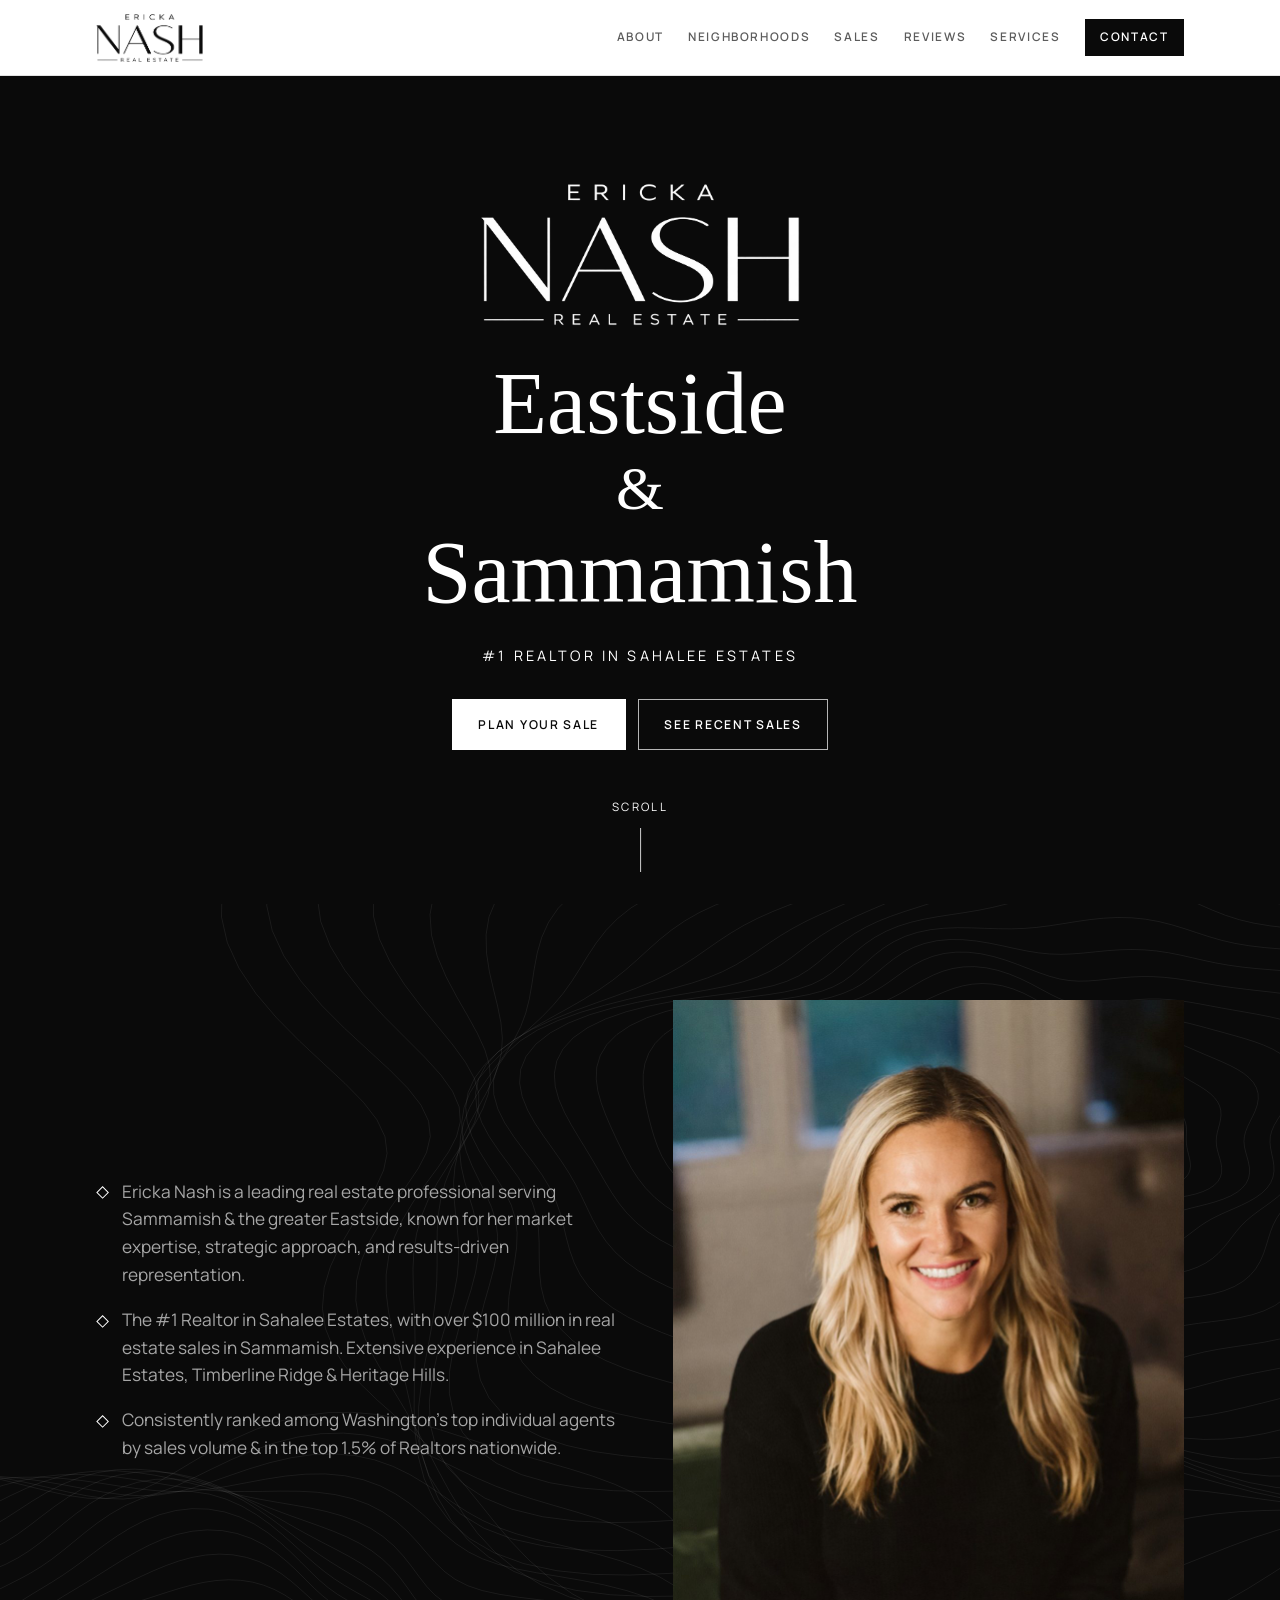
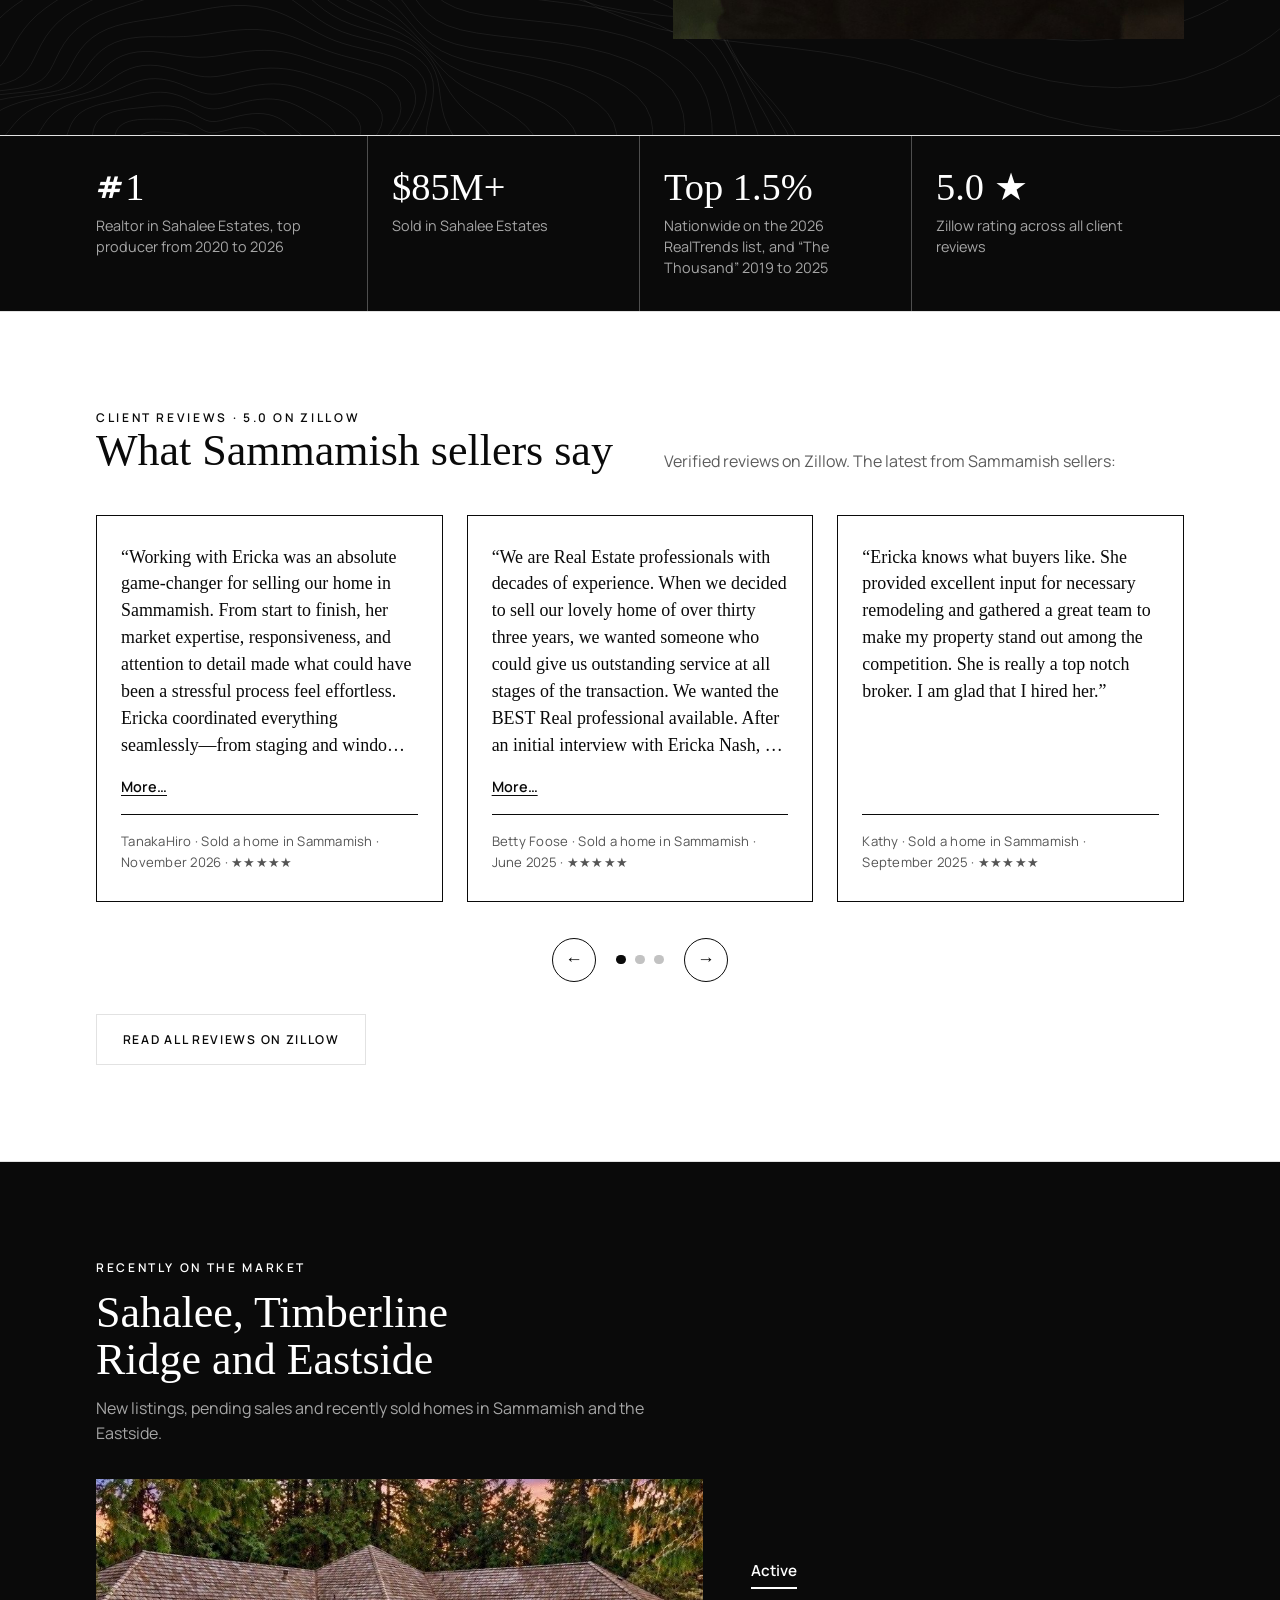
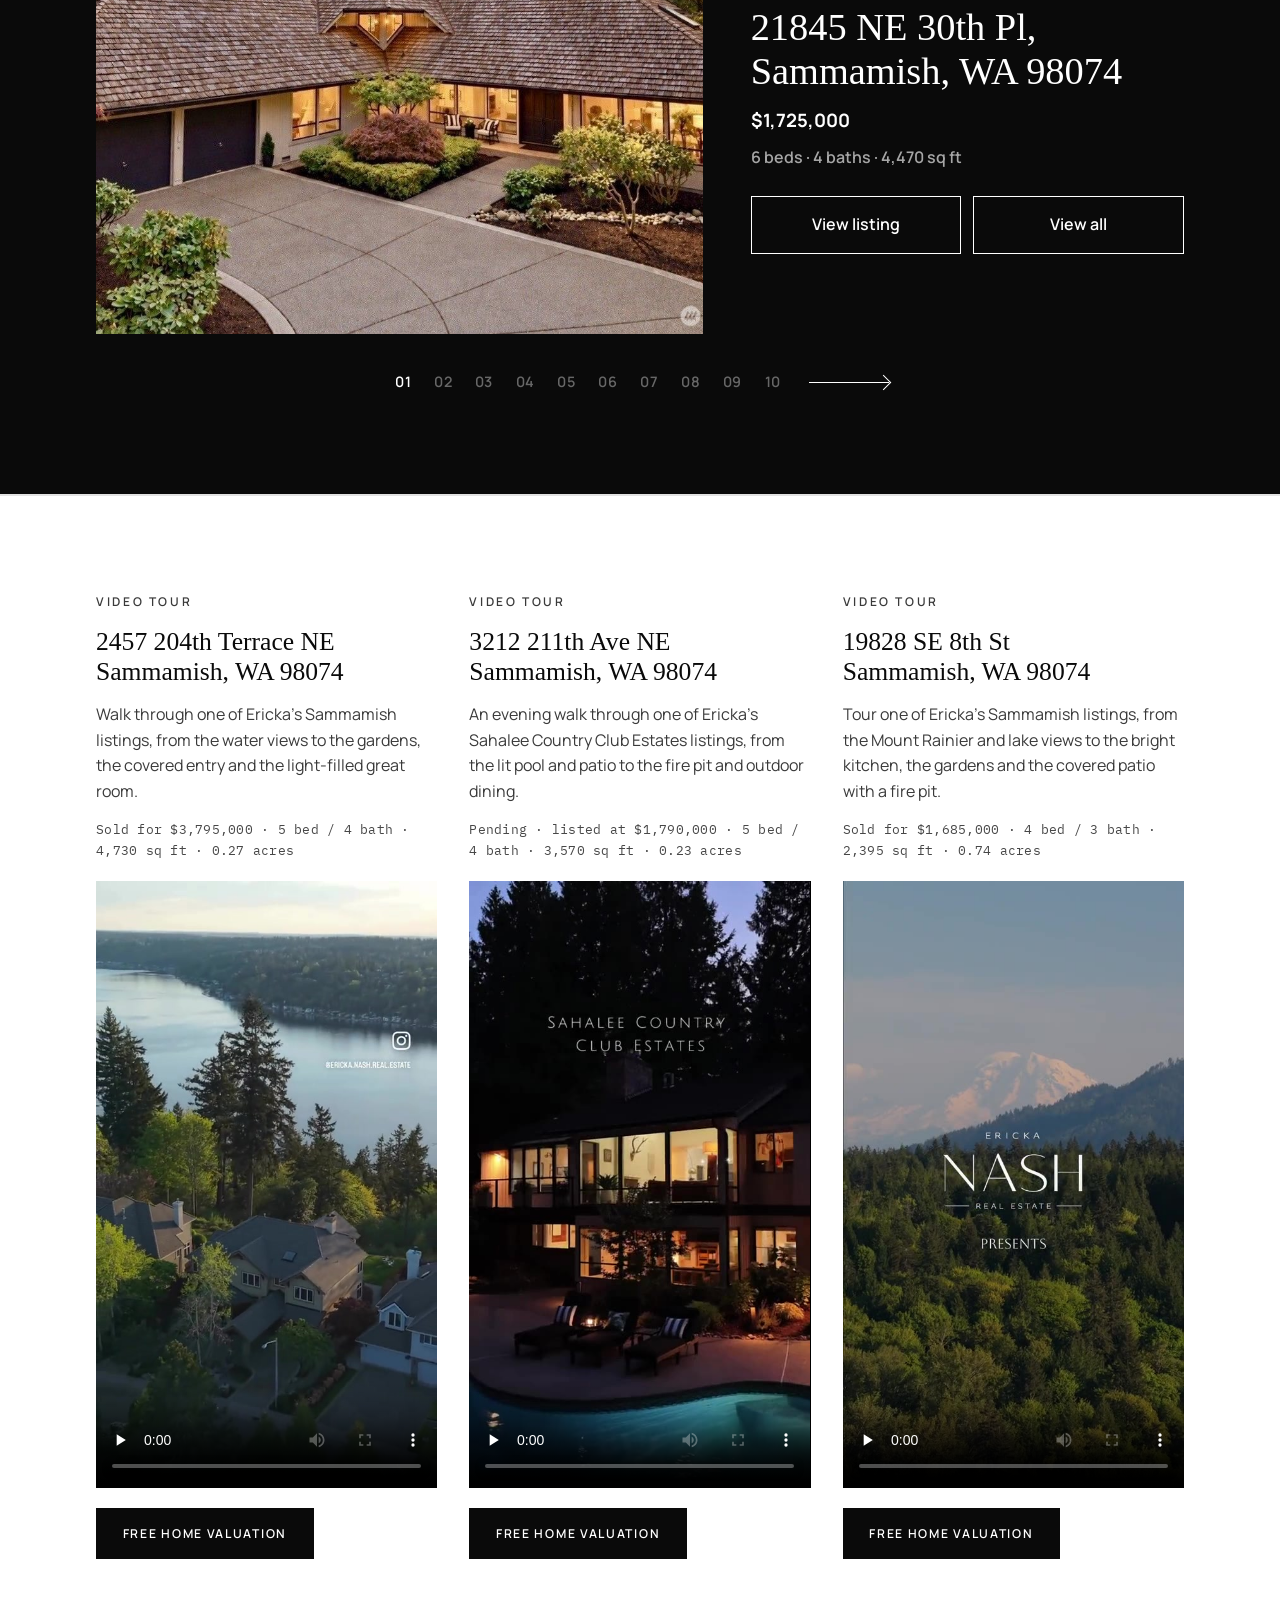
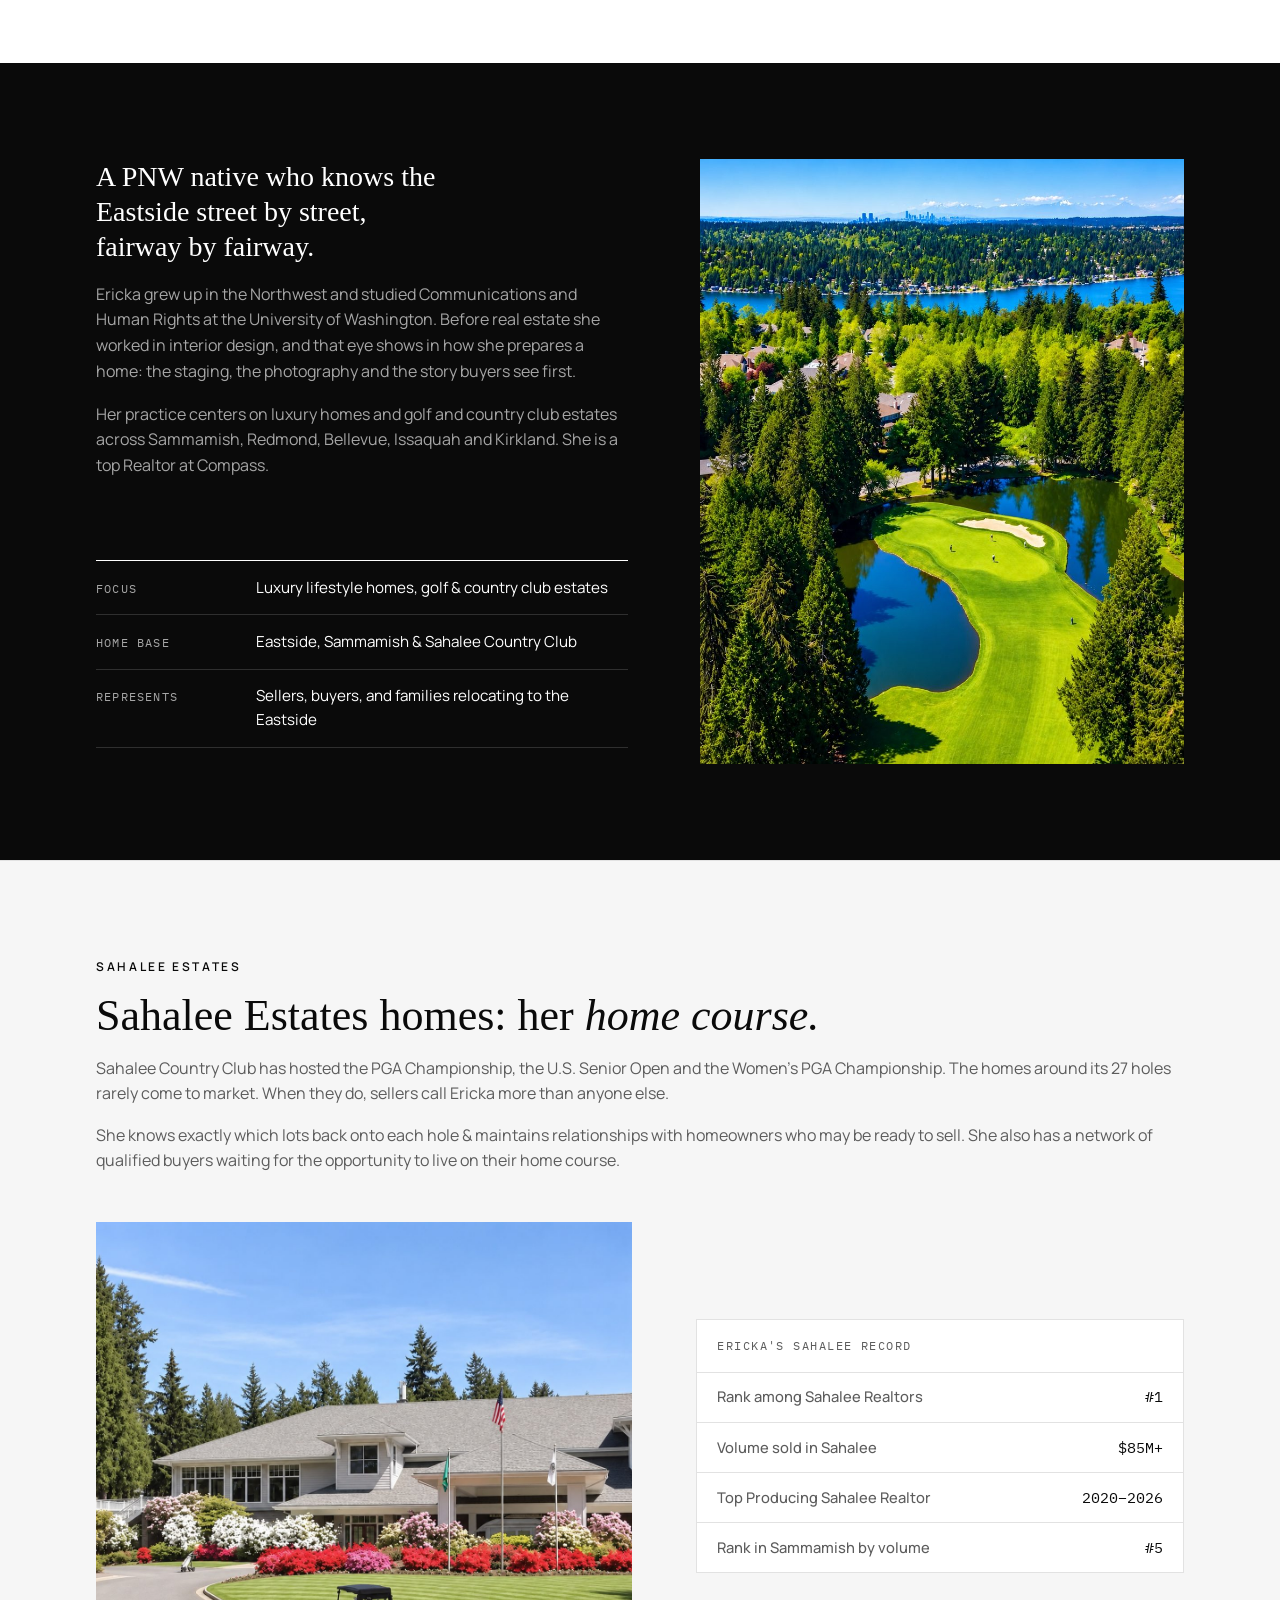
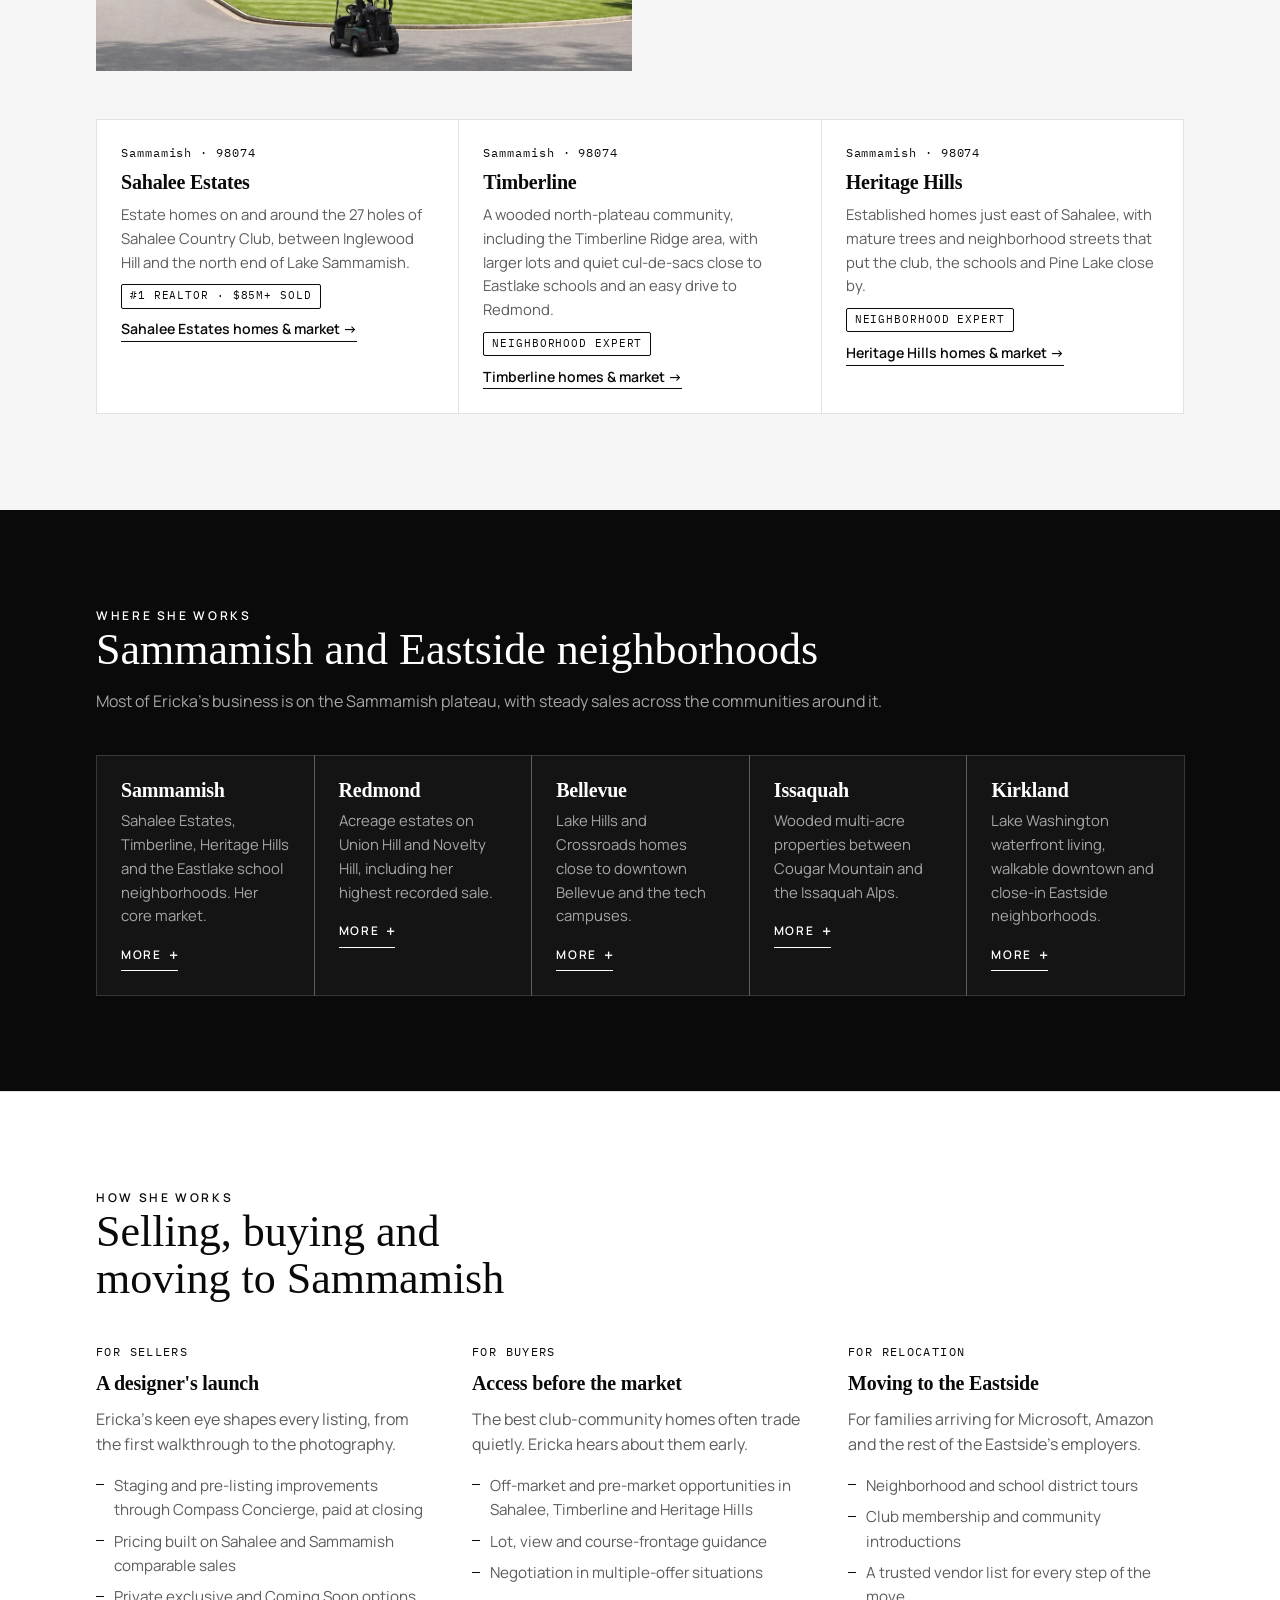
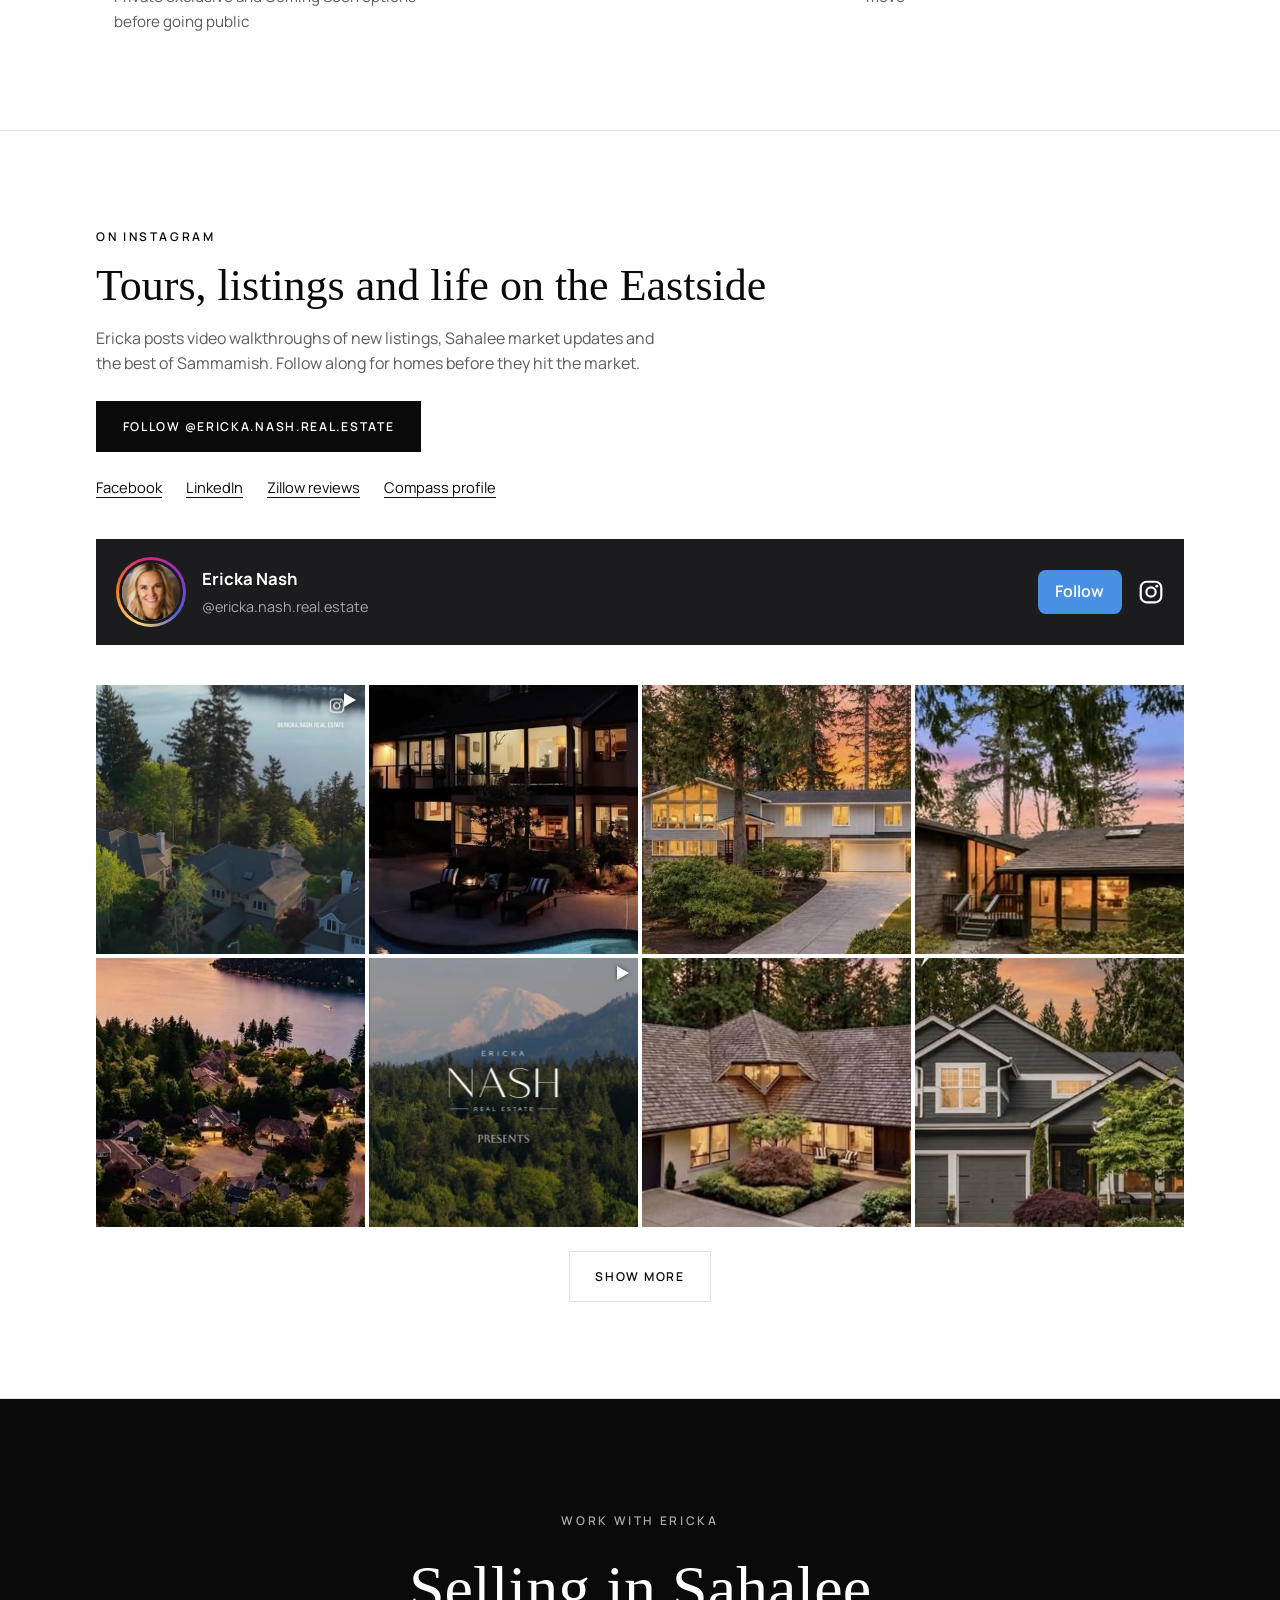
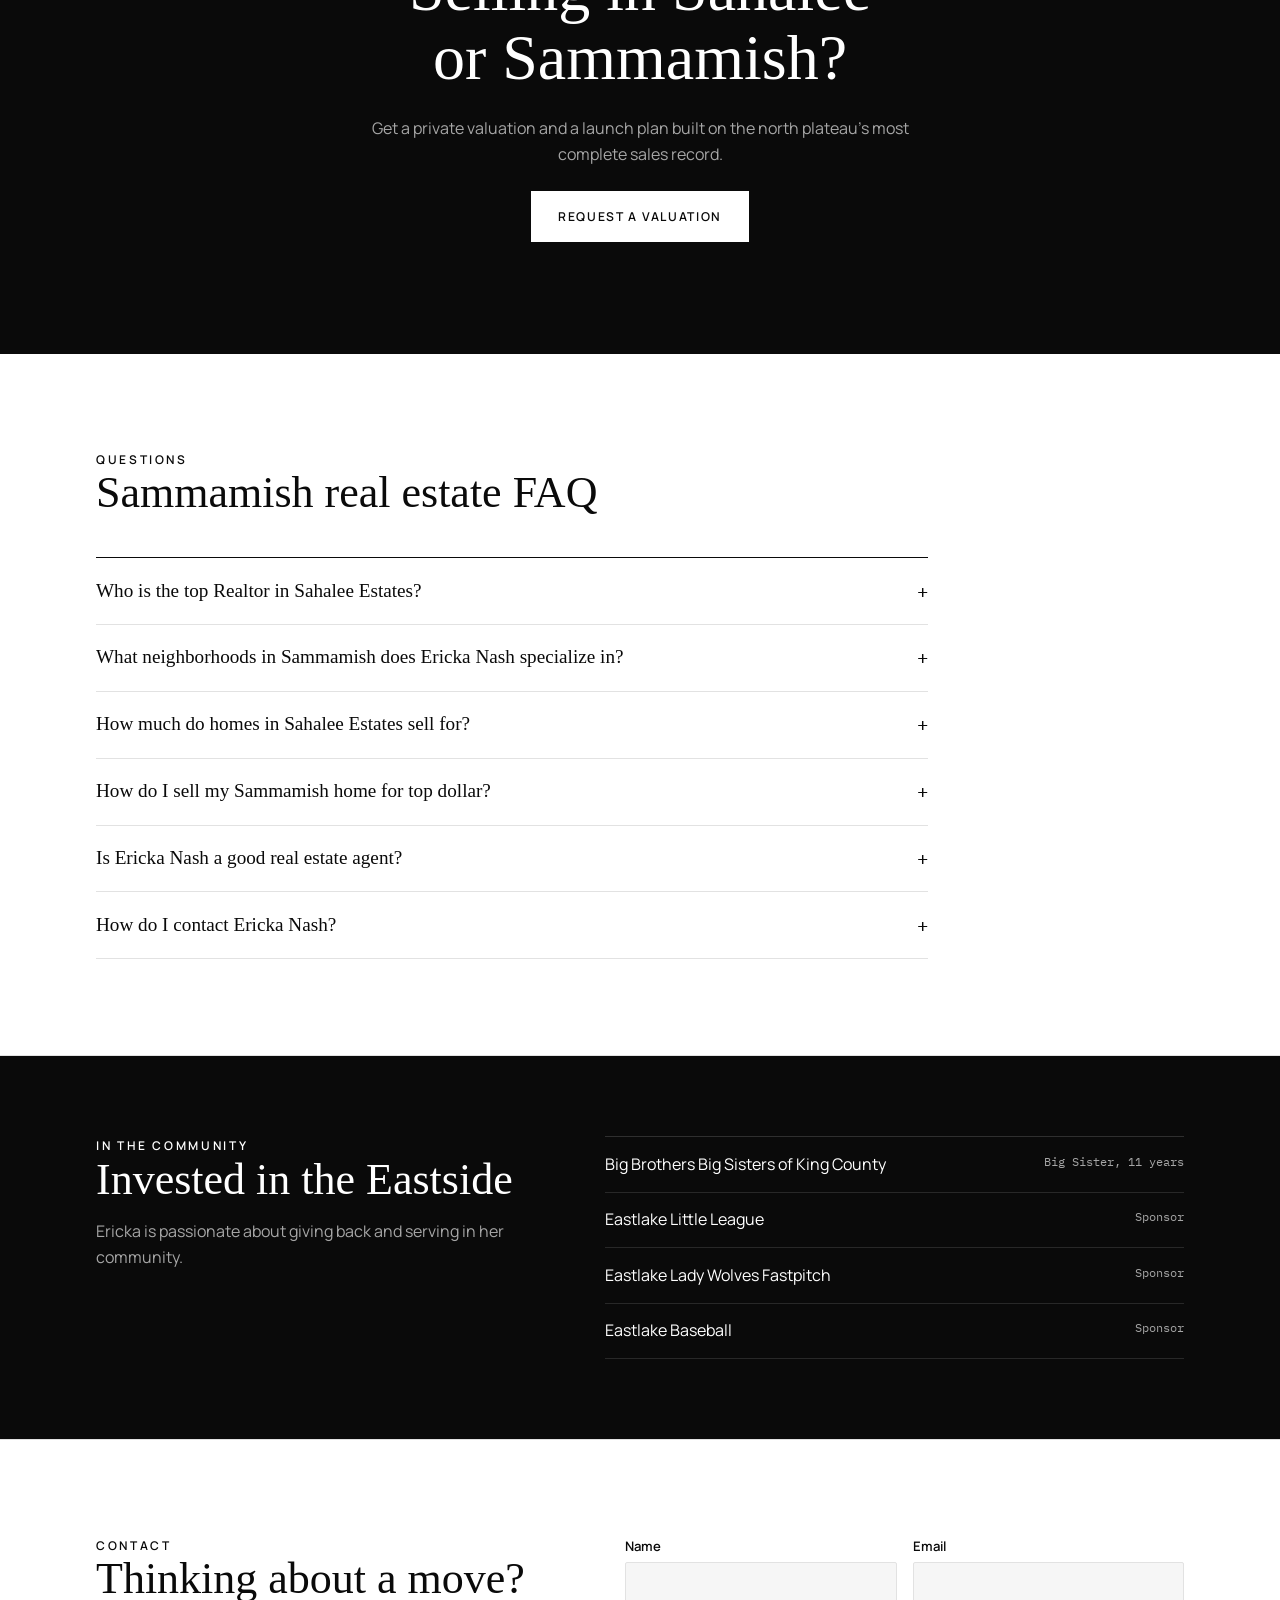
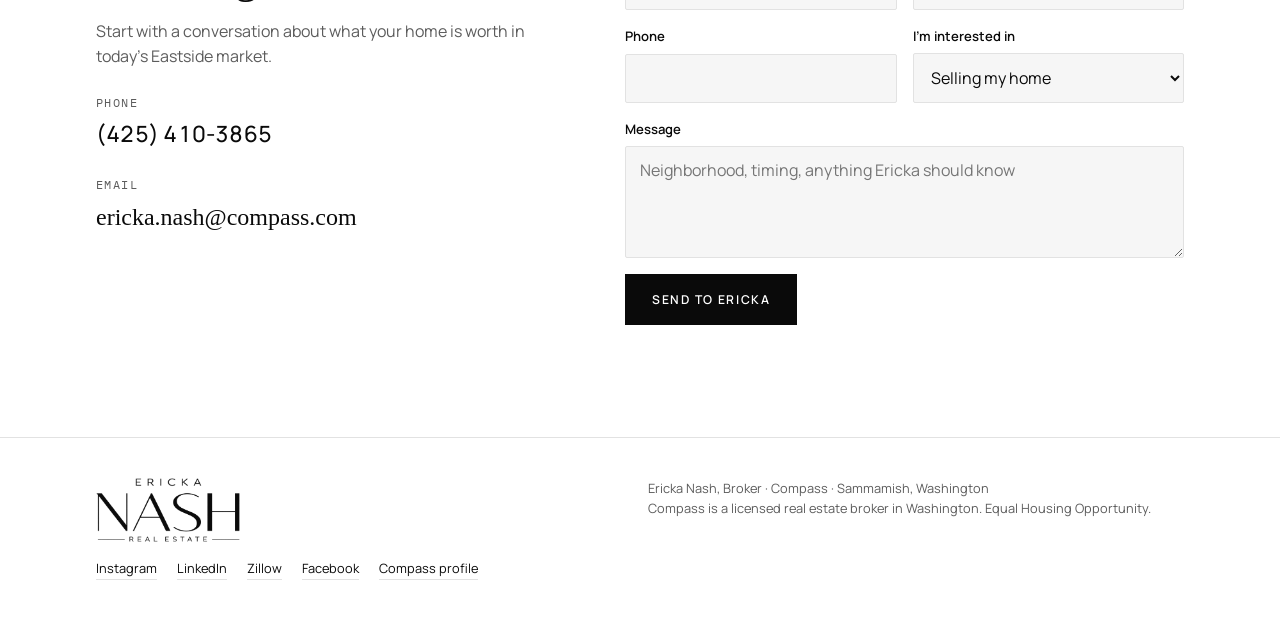
<file: index.html>
<!doctype html>
<html lang="en">
<head>
<meta charset="utf-8">
<meta name="viewport" content="width=device-width, initial-scale=1, viewport-fit=cover">
<title>Sammamish Realtor Ericka Nash | Sahalee, Timberline &amp; Heritage Hills Homes</title>
<meta name="description" content="Ericka Nash is the #1 Realtor in Sahalee Estates and a top Sammamish, WA real estate broker with Compass. 104 homes sold, 5.0 Zillow rating. Buy or sell in Sahalee, Timberline and Heritage Hills.">
<link rel="canonical" href="https://erickanash.com/">
<link rel="icon" href="/favicon.ico" sizes="any">
<link rel="icon" type="image/png" href="/favicon.png">
<link rel="apple-touch-icon" href="/images/apple-touch-icon.png">
<meta name="robots" content="index, follow, max-image-preview:large">
<meta name="geo.region" content="US-WA">
<meta name="geo.placename" content="Sammamish">
<meta property="og:type" content="website">
<meta property="og:site_name" content="Ericka Nash Real Estate">
<meta property="og:title" content="Ericka Nash | Sammamish Real Estate &amp; Sahalee Estates Specialist">
<meta property="og:description" content="#1 Realtor in Sahalee Estates. Luxury and golf-community homes across Sammamish and the Eastside.">
<meta property="og:url" content="https://erickanash.com/">
<meta property="og:locale" content="en_US">
<meta property="og:image" content="https://erickanash.com/images/share-ericka-nash.jpg">
<meta property="og:image:width" content="1200">
<meta property="og:image:height" content="630">
<meta name="twitter:card" content="summary_large_image">
<meta name="twitter:title" content="Ericka Nash | Sammamish Real Estate">
<meta name="twitter:description" content="#1 Realtor in Sahalee Estates. Luxury and golf-community homes across Sammamish and the Eastside.">
<link rel="preconnect" href="https://fonts.googleapis.com">
<link rel="preconnect" href="https://fonts.gstatic.com" crossorigin>
<link rel="stylesheet" href="https://fonts.googleapis.com/css2?family=Tinos:ital,wght@0,400;0,700;1,400&family=Manrope:wght@400;500;600;700&family=IBM+Plex+Mono:wght@400;500&display=swap">
<link rel="stylesheet" href="/styles.css">
<script type="application/ld+json">
{
 "@context": "https://schema.org",
 "@graph": [
  {
   "@type": "Person",
   "@id": "https://erickanash.com/#ericka",
   "name": "Ericka Nash",
   "url": "https://erickanash.com/",
   "image": "https://erickanash.com/images/ericka-nash.jpg",
   "jobTitle": "Real Estate Broker",
   "telephone": "+1-425-410-3865",
   "email": "ericka.nash@compass.com",
   "worksFor": {
    "@type": "RealEstateAgent",
    "@id": "https://www.compass.com/#organization",
    "name": "Compass",
    "url": "https://www.compass.com/"
   },
   "description": "#1 Realtor in Sahalee Estates and a top Sammamish, WA real estate broker specializing in luxury and golf and country club homes.",
   "knowsAbout": [
    "Sahalee Estates",
    "Sahalee Country Club",
    "Timberline Sammamish",
    "Heritage Hills Sammamish",
    "Sammamish real estate",
    "Luxury homes",
    "Golf course homes",
    "Home staging"
   ],
   "award": [
    "#1 Realtor in Sahalee Estates",
    "Top Producing Sahalee Realtor 2020-2026",
    "RealTrends The Thousand 2019-2025",
    "RealTrends Top 1.5% Nationwide 2026",
    "Ranked #111 individual agent by volume in Washington State"
   ],
   "alumniOf": {
    "@type": "CollegeOrUniversity",
    "name": "University of Washington"
   },
   "sameAs": [
    "https://www.compass.com/agents/ericka-nash/",
    "https://www.zillow.com/profile/erickanash",
    "https://www.instagram.com/ericka.nash.real.estate/",
    "https://www.linkedin.com/in/erickanash/",
    "https://www.facebook.com/share/1QBZ1ibz4Q/"
   ],
   "workLocation": {
    "@type": "Place",
    "address": {
     "@type": "PostalAddress",
     "addressLocality": "Sammamish",
     "addressRegion": "WA",
     "postalCode": "98074",
     "addressCountry": "US"
    }
   }
  },
  {
   "@type": "RealEstateAgent",
   "@id": "https://erickanash.com/#business",
   "name": "Ericka Nash Real Estate",
   "url": "https://erickanash.com/",
   "logo": "https://erickanash.com/images/logo-black.png",
   "image": "https://erickanash.com/images/ericka-nash.jpg",
   "telephone": "+1-425-410-3865",
   "email": "ericka.nash@compass.com",
   "address": {
    "@type": "PostalAddress",
    "addressLocality": "Sammamish",
    "addressRegion": "WA",
    "postalCode": "98074",
    "addressCountry": "US"
   },
   "areaServed": [
    {
     "@type": "City",
     "name": "Sammamish, WA"
    },
    {
     "@type": "Place",
     "name": "Sahalee Estates, Sammamish, WA"
    },
    {
     "@type": "Place",
     "name": "Timberline, Sammamish, WA"
    },
    {
     "@type": "Place",
     "name": "Heritage Hills, Sammamish, WA"
    },
    {
     "@type": "City",
     "name": "Redmond, WA"
    },
    {
     "@type": "City",
     "name": "Bellevue, WA"
    },
    {
     "@type": "City",
     "name": "Issaquah, WA"
    },
    {
     "@type": "City",
     "name": "Kirkland, WA"
    }
   ],
   "parentOrganization": {
    "@id": "https://www.compass.com/#organization"
   },
   "employee": {
    "@id": "https://erickanash.com/#ericka"
   }
  }
 ]
}
</script>
<script type="application/ld+json">
{
 "@context": "https://schema.org",
 "@type": "FAQPage",
 "mainEntity": [
  {
   "@type": "Question",
   "name": "Who is the top Realtor in Sahalee Estates?",
   "acceptedAnswer": {
    "@type": "Answer",
    "text": "Ericka Nash of Compass is the #1 Realtor in Sahalee Estates in Sammamish, WA. She has sold more than $85 million in Sahalee and has been the top producing Sahalee Realtor from 2020 through 2026."
   }
  },
  {
   "@type": "Question",
   "name": "What neighborhoods in Sammamish does Ericka Nash specialize in?",
   "acceptedAnswer": {
    "@type": "Answer",
    "text": "Ericka specializes in Sahalee Estates, Timberline and Heritage Hills on the north Sammamish plateau (ZIP 98074), and also sells homes across Sammamish, Redmond, Bellevue, Issaquah and Kirkland."
   }
  },
  {
   "@type": "Question",
   "name": "How much do homes in Sahalee Estates sell for?",
   "acceptedAnswer": {
    "@type": "Answer",
    "text": "Ericka's recent Sahalee-area sales listed on this page ranged from about $2.1 million to $3.8 million, depending on lot, size, updates and golf course frontage. Those are examples from her own sales, not a price range for every home in the neighborhood. Contact Ericka for a current valuation of a specific home."
   }
  },
  {
   "@type": "Question",
   "name": "How do I sell my Sammamish home for top dollar?",
   "acceptedAnswer": {
    "@type": "Answer",
    "text": "Ericka combines interior design experience with Compass Concierge, which can fund staging and pre-listing improvements paid at closing, plus pricing built on Sahalee and Sammamish comparable sales. One Sammamish seller received a full-price offer and closed in two and a half weeks."
   }
  },
  {
   "@type": "Question",
   "name": "Is Ericka Nash a good real estate agent?",
   "acceptedAnswer": {
    "@type": "Answer",
    "text": "Ericka has a 5.0 rating on Zillow across all client reviews, ranks in the top 1.5% of agents nationwide, and has been named to the RealTrends Thousand every year from 2019 to 2025."
   }
  },
  {
   "@type": "Question",
   "name": "How do I contact Ericka Nash?",
   "acceptedAnswer": {
    "@type": "Answer",
    "text": "Call or text Ericka at (425) 410-3865 or email ericka.nash@compass.com."
   }
  }
 ]
}
</script>
<script type="application/ld+json">
{
 "@context": "https://schema.org",
 "@type": "WebSite",
 "name": "Ericka Nash Real Estate",
 "url": "https://erickanash.com/"
}
</script>
<script>
/* Start every refresh or fresh visit at the very top of the page */
(function () {
  if ("scrollRestoration" in history) history.scrollRestoration = "manual";
  var nav = performance.getEntriesByType && performance.getEntriesByType("navigation")[0];
  var reload = nav && nav.type === "reload";
  var fromSite = document.referrer && document.referrer.indexOf(location.host) !== -1;
  if (location.hash && (reload || !fromSite)) history.replaceState(null, "", location.pathname + location.search);
  if (!location.hash) {
    window.scrollTo(0, 0);
    addEventListener("load", function () { window.scrollTo(0, 0); });
  }
})();
</script>
</head>
<body>


<header class="site-head">
  <div class="wrap">
    <a class="mark mark-logo" href="#top" aria-label="Ericka Nash Real Estate, home"><img src="/images/logo-black.png" width="900" height="403" alt="Ericka Nash Real Estate"></a>
    <button class="menu-btn" type="button" aria-expanded="false" aria-controls="menu-panel" aria-label="Menu"><span></span><span></span><span></span></button>
    <nav class="nav" aria-label="Primary">
      <a href="#about">About</a>
      <a href="#neighborhoods">Neighborhoods</a>
      <a href="#listings">Sales</a>
      <a href="#testimonials">Reviews</a>
      <a href="#services">Services</a>
      <a class="cta-link" href="#contact">Contact</a>
    </nav>
  </div>
  <nav class="menu-panel" id="menu-panel" aria-label="Menu" hidden>
    <a href="#about">About</a>
    <a href="#neighborhoods">Neighborhoods</a>
    <a href="#listings">Sales</a>
    <a href="#testimonials">Reviews</a>
    <a href="#services">Services</a>
  </nav>
</header>

<main id="top">
  <section class="hero-reel" aria-label="Ericka Nash Real Estate">
    <video class="hero-reel-video" muted loop playsinline preload="none" aria-hidden="true" data-portrait="/video/hero-reel-portrait.mp4" data-landscape="/video/hero-reel-landscape.mp4" data-poster-portrait="/images/hero-reel-portrait.jpg" data-poster-landscape="/images/hero-reel-landscape.jpg"></video>
    <div class="hero-reel-copy">
      <img class="hero-reel-logo" src="/images/logo-white.png" width="900" height="403" alt="">
      <h1><span>Eastside</span> <span class="amp">&amp;</span> <span>Sammamish</span></h1>
      <p class="hero-reel-sub">#1 Realtor in Sahalee Estates</p>
      <div class="actions">
        <a class="btn btn-solid" href="#contact">Plan your sale</a>
        <a class="btn btn-ghost" href="#listings">See recent sales</a>
      </div>
    </div>
    <a class="hero-scroll" href="#testimonials" aria-label="Scroll down">Scroll</a>
  </section>

  <section class="hero hero-dark">
    <canvas id="topo" aria-hidden="true"></canvas>
    <div class="wrap">
      <div>
        <p class="lede">Ericka Nash is a leading real estate professional serving Sammamish &amp; the greater Eastside, known for her market expertise, strategic approach, and results-driven representation.</p>
        <p class="lede">The #1 Realtor in Sahalee Estates, with over $100 million in real estate sales in Sammamish. Extensive experience in Sahalee Estates, Timberline Ridge &amp; Heritage Hills.</p>
        <p class="lede">Consistently ranked among Washington’s top individual agents by sales volume &amp; in the top 1.5% of Realtors nationwide.</p>
      </div>
      <figure class="portrait hero-photo">
        <img src="/images/ericka-nash-portrait.jpg" width="1024" height="1280" alt="Ericka Nash, Compass Realtor in Sammamish" loading="lazy">
      </figure>
    </div>
  </section>

  <section class="creds" aria-label="Recognition">
    <div class="wrap">
      <div class="cred"><div class="num"><span class="hash">#</span>1</div><div class="what">Realtor in Sahalee Estates, top producer from 2020 to 2026</div></div>
      <div class="cred"><div class="num">$85M+</div><div class="what">Sold in Sahalee Estates</div></div>
      <div class="cred"><div class="num">Top&nbsp;1.5%</div><div class="what">Nationwide on the 2026 RealTrends list, and “The Thousand” 2019 to 2025</div></div>
      <div class="cred"><div class="num">5.0 ★</div><div class="what">Zillow rating across all client reviews</div></div>
    </div>
  </section>

  <section class="block" id="testimonials">
    <div class="wrap">
      <div class="head-row">
        <div>
          <p class="eyebrow">Client reviews · 5.0 on Zillow</p>
          <h2>What Sammamish sellers say</h2>
        </div>
        <p class="lede">Verified reviews on Zillow. The latest from Sammamish sellers:</p>
      </div>
      <div class="letters">
        <figure class="letter">
          <blockquote class="letter-text"><p>“Working with Ericka was an absolute game-changer for selling our home in Sammamish. From start to finish, her market expertise, responsiveness, and attention to detail made what could have been a stressful process feel effortless. Ericka coordinated everything seamlessly—from staging and window cleaning to electrical upgrades and contract negotiations. Her proactive communication kept us confident and well-informed throughout a rapidly changing market situation. If you're looking for a top-tier real estate broker in the Bellevue and Greater Seattle area who genuinely cares about getting you the best result, we cannot recommend Ericka highly enough!”</p></blockquote>
          <cite>TanakaHiro · Sold a home in Sammamish · November 2026 · ★★★★★</cite>
        </figure>
        <figure class="letter">
          <blockquote class="letter-text"><p>“We are Real Estate professionals with decades of experience. When we decided to sell our lovely home of over thirty three years, we wanted someone who could give us outstanding service at all stages of the transaction. We wanted the BEST Real professional available. After an initial interview with Ericka Nash, we were convinced that she would meet our expectations. …spoiler alert…. She exceeded our expectations!</p><p>We would recommend her to anyone looking for a dedicated, straightforward, well informed Broker. Did I mention that her work ethic is amazing? We appreciate the big things and the little things she brought every day to the transaction. We especially appreciate her communication skills. We thought that her ideas for preparing our home for sale were great and we felt that she never lost sight of the costs of these ideas as we worked together with her to maximize our profit on the sale. Bravo, Ericka!! A job well done!”</p></blockquote>
          <cite>Betty Foose · Sold a home in Sammamish · June 2025 · ★★★★★</cite>
        </figure>
        <figure class="letter">
          <blockquote class="letter-text"><p>“Ericka knows what buyers like. She provided excellent input for necessary remodeling and gathered a great team to make my property stand out among the competition. She is really a top notch broker. I am glad that I hired her.”</p></blockquote>
          <cite>Kathy · Sold a home in Sammamish · September 2025 · ★★★★★</cite>
        </figure>
        <figure class="letter">
          <blockquote class="letter-text"><p>“After interviewing for an agent to represent us in the sale of our home, we selected Ericka for her track record in our area, for the thoroughness and hard work she put into presenting her plan for our home, and for her competitive commercial terms.”</p></blockquote>
          <cite>bobwebst · Sold a home in Sammamish · June 2025 · ★★★★★</cite>
        </figure>
        <figure class="letter">
          <blockquote class="letter-text"><p>“With increasing competition through increasing inventory, rising interest rates and a rapidly changing market for sellers, Ericka was fantastic! She was able to get a full-price offer and get our house closed in 2 1/2 weeks. I hired Ericka because a neighbor had used her and said she was outstanding. He was right and I will hire Ericka again. I highly recommend her and her professional highly-skilled approach. Thank you Ericka, great job!”</p></blockquote>
          <cite>Andy Breidenbach · Sold a home in Sammamish · June 2022 · ★★★★★</cite>
        </figure>
        <figure class="letter">
          <blockquote class="letter-text"><p>“Ericka Nash was amazing to work with on the sale of our Bellevue home! Her methodical approach to preparing and marketing our home was unlike anything we had experienced. She guided us through the entire process, from a preliminary home inspection, prioritizing inspection resolutions and cosmetic improvements, through staging. Once the home was ready, Ericka handled photography, listing, marketing, offer review, negotiation, mutual agreement and, finally, closure of the sale. After a couple of days we had many offers, most well over list price, including cash offers. Throughout the process, Ericka was always accessible, prompt, courteous, professional and a pleasure to work with. I cannot say enough to recommend Ericka Nash.”</p></blockquote>
          <cite>mara715 · Sold a home in Lake Hills, Bellevue · March 2021 · ★★★★★</cite>
        </figure>
        <figure class="letter">
          <blockquote class="letter-text"><p>“Ericka sold our two Sahalee Properties in 2020. I recommend Ericka, especially to anyone looking to buy or sell in Sahalee. She is great to work with, pays attention to the small details and is quick to follow through. We were selling our 2nd property with Ericka when the pandemic restrictions were in place and she helped us navigate the tough environment. She provided safety measures gloves, sanitizer, foot covers. She kept us informed of changes in the market, and was able to get the word out about our property, facilitating a good price.”</p></blockquote>
          <cite>Zillow reviewer · Sold a home in Sammamish · July 2020 · ★★★★★</cite>
        </figure>
      </div>
      <div class="tour-nav letters-nav" aria-label="Review controls">
        <button class="tour-arrow" type="button" data-dir="-1" aria-label="Previous review">←</button>
        <div class="tour-dots"><button type="button" class="tour-dot" aria-label="Review 1" aria-current="true"></button><button type="button" class="tour-dot" aria-label="Review 2"></button><button type="button" class="tour-dot" aria-label="Review 3"></button><button type="button" class="tour-dot" aria-label="Review 4"></button><button type="button" class="tour-dot" aria-label="Review 5"></button><button type="button" class="tour-dot" aria-label="Review 6"></button><button type="button" class="tour-dot" aria-label="Review 7"></button></div>
        <button class="tour-arrow" type="button" data-dir="1" aria-label="Next review">→</button>
      </div>
      <p style="margin-top:2rem"><a class="btn btn-ghost" href="https://www.zillow.com/profile/erickanash" target="_blank" rel="noopener">Read all reviews on Zillow</a></p>
    </div>
  </section>

  <section class="block listings-band" id="listings">
    <div class="wrap">
      <div class="strip-head">
        <div>
          <p class="eyebrow">Recently on the market</p>
          <h2>Sahalee, Timberline Ridge and Eastside</h2>
          <p class="lede">New listings, pending sales and recently sold homes in Sammamish and the Eastside.</p>
        </div>
      </div>
      <div class="feat" id="feat">
        <article class="feat-slide">
          <div class="feat-photo"><img src="/images/listing-21845-ne-30th-pl.jpg" alt="Aerial view of 21845 NE 30th Place, Sammamish, with its cedar roof and courtyard drive" width="1114" height="658"></div>
          <div class="feat-copy">
            <p class="feat-status">Active</p>
            <h3>21845 NE 30th Pl, Sammamish, WA 98074</h3>
            <p class="feat-price">$1,725,000</p>
            <p class="feat-facts">6 beds · 4 baths · 4,470 sq ft</p>
            <div class="feat-btns"><a class="feat-btn" href="https://www.compass.com/homedetails/21845-NE-30th-Pl-Sammamish-WA-98074/1RGU9N_pid/" target="_blank" rel="noopener">View listing</a><a class="feat-btn" href="#sales">View all</a></div>
          </div>
        </article>
        <article class="feat-slide">
          <div class="feat-photo"><img src="/images/listing-3212-211th-ave-ne.jpg" alt="Pool and patio behind 3212 211th Ave NE, Sammamish, at sunset" width="1537" height="1023" loading="lazy"></div>
          <div class="feat-copy">
            <p class="feat-status">Pending</p>
            <h3>3212 211th Ave NE, Sammamish, WA 98074</h3>
            <p class="feat-price">Listed at $1,790,000</p>
            <p class="feat-facts">5 beds · 4 baths · 3,570 sq ft</p>
            <div class="feat-btns"><a class="feat-btn" href="https://www.compass.com/homedetails/3212-211th-Ave-NE-Sammamish-WA-98074/1S1Y2K_pid/" target="_blank" rel="noopener">View listing</a><a class="feat-btn" href="#sales">View all</a></div>
          </div>
        </article>
        <article class="feat-slide">
          <div class="feat-photo"><img src="/images/listing-2457-204th-terrace-ne.jpg" alt="Aerial view at dusk over 2457 204th Terrace NE and Lake Sammamish" width="1448" height="1086" loading="lazy"></div>
          <div class="feat-copy">
            <p class="feat-status">Sold</p>
            <h3>2457 204th Terrace NE, Sammamish, WA 98074</h3>
            <p class="feat-price">Sold for $3,795,000</p>
            <p class="feat-facts">5 beds · 4 baths · 4,730 sq ft</p>
            <div class="feat-btns"><a class="feat-btn" href="https://www.compass.com/homedetails/2457-204th-Ter-NE-Sammamish-WA-98074/1T1NCT_pid/" target="_blank" rel="noopener">View listing</a><a class="feat-btn" href="#sales">View all</a></div>
          </div>
        </article>
        <article class="feat-slide">
          <div class="feat-photo"><img src="/images/listing-2025-208th-pl-ne.jpg" alt="Front of 2025 208th Place NE, Sammamish, a new home with a three-car garage" width="1600" height="1067" loading="lazy"></div>
          <div class="feat-copy">
            <p class="feat-status">Sold</p>
            <h3>2025 208th Pl NE, Sammamish, WA 98074</h3>
            <p class="feat-price">Sold for $3,480,000</p>
            <p class="feat-facts">5 beds · 5 baths · 4,805 sq ft</p>
            <div class="feat-btns"><a class="feat-btn" href="https://www.compass.com/homedetails/2025-208th-Pl-NE-Sammamish-WA-98074/1S9UA9_pid/" target="_blank" rel="noopener">View listing</a><a class="feat-btn" href="#sales">View all</a></div>
          </div>
        </article>
        <article class="feat-slide">
          <div class="feat-photo"><img src="/images/listing-21713-ne-29th-st.jpg" alt="Lodge-style front of 21713 NE 29th Street, Sammamish, with wood garage doors" width="1600" height="1066" loading="lazy"></div>
          <div class="feat-copy">
            <p class="feat-status">Sold</p>
            <h3>21713 NE 29th St, Sammamish, WA 98074</h3>
            <p class="feat-price">Sold for $2,830,000</p>
            <p class="feat-facts">3 beds · 3 baths · 3,834 sq ft</p>
            <div class="feat-btns"><a class="feat-btn" href="https://www.compass.com/homedetails/21713-NE-29th-St-Sammamish-WA-98074/1ST1X1_pid/" target="_blank" rel="noopener">View listing</a><a class="feat-btn" href="#sales">View all</a></div>
          </div>
        </article>
        <article class="feat-slide">
          <div class="feat-photo"><img src="/images/listing-19514-se-16th-st.jpg" alt="19514 SE 16th Street, Sammamish, at sunset with its circular drive" width="1600" height="1066" loading="lazy"></div>
          <div class="feat-copy">
            <p class="feat-status">Sold</p>
            <h3>19514 SE 16th St, Sammamish, WA 98075</h3>
            <p class="feat-price">Sold for $2,688,000</p>
            <p class="feat-facts">5 beds · 4 baths · 4,180 sq ft</p>
            <div class="feat-btns"><a class="feat-btn" href="https://www.compass.com/homedetails/19514-SE-16th-St-Sammamish-WA-98075/1SU5D5_pid/" target="_blank" rel="noopener">View listing</a><a class="feat-btn" href="#sales">View all</a></div>
          </div>
        </article>
        <article class="feat-slide">
          <div class="feat-photo"><img src="/images/listing-3049-205th-ct-ne.jpg" alt="Front of 3049 205th Court NE, Sammamish, lit up at dusk" width="1600" height="1066" loading="lazy"></div>
          <div class="feat-copy">
            <p class="feat-status">Sold</p>
            <h3>3049 205th Ct NE, Sammamish, WA 98074</h3>
            <p class="feat-price">Sold for $2,659,000</p>
            <p class="feat-facts">4 beds · 4 baths · 4,306 sq ft</p>
            <div class="feat-btns"><a class="feat-btn" href="https://www.compass.com/homedetails/3049-205th-Ct-NE-Sammamish-WA-98074/1SU0Q1_pid/" target="_blank" rel="noopener">View listing</a><a class="feat-btn" href="#sales">View all</a></div>
          </div>
        </article>
        <article class="feat-slide">
          <div class="feat-photo"><img src="/images/listing-21815-ne-29th-st.jpg" alt="Brick and shingle front of 21815 NE 29th Street, Sammamish, across a wide lawn" width="1600" height="1066" loading="lazy"></div>
          <div class="feat-copy">
            <p class="feat-status">Sold</p>
            <h3>21815 NE 29th St, Sammamish, WA 98074</h3>
            <p class="feat-price">Sold for $2,595,000</p>
            <p class="feat-facts">5 beds · 4 baths · 3,850 sq ft</p>
            <div class="feat-btns"><a class="feat-btn" href="https://www.compass.com/homedetails/21815-NE-29th-St-Sammamish-WA-98074/1RLST0_pid/" target="_blank" rel="noopener">View listing</a><a class="feat-btn" href="#sales">View all</a></div>
          </div>
        </article>
        <article class="feat-slide">
          <div class="feat-photo"><img src="/images/listing-20519-ne-24th-pl.jpg" alt="Front of 20519 NE 24th Place, Sammamish, with a red Japanese maple" width="1600" height="1067" loading="lazy"></div>
          <div class="feat-copy">
            <p class="feat-status">Sold</p>
            <h3>20519 NE 24th Pl, Sammamish, WA 98074</h3>
            <p class="feat-price">Sold for $2,350,000</p>
            <p class="feat-facts">5 beds · 4 baths · 5,240 sq ft</p>
            <div class="feat-btns"><a class="feat-btn" href="https://www.compass.com/homedetails/20519-NE-24th-Pl-Sammamish-WA-98074/1RH4MO_pid/" target="_blank" rel="noopener">View listing</a><a class="feat-btn" href="#sales">View all</a></div>
          </div>
        </article>
        <article class="feat-slide">
          <div class="feat-photo"><img src="/images/listing-2520-sahalee-dr-w.jpg" alt="2520 Sahalee Drive West, Sammamish, framed by tall evergreens" width="1600" height="1119" loading="lazy"></div>
          <div class="feat-copy">
            <p class="feat-status">Sold</p>
            <h3>2520 Sahalee Dr W, Sammamish, WA 98074</h3>
            <p class="feat-price">Sold for $2,275,000</p>
            <p class="feat-facts">4 beds · 3 baths · 2,910 sq ft</p>
            <div class="feat-btns"><a class="feat-btn" href="https://www.compass.com/homedetails/2520-Sahalee-Dr-W-Sammamish-WA-98074/1QIFZB_pid/" target="_blank" rel="noopener">View listing</a><a class="feat-btn" href="#sales">View all</a></div>
          </div>
        </article>
      </div>
      <div class="feat-nav" aria-label="Featured listing controls">
        <div class="feat-nums"><button type="button" class="feat-num" aria-label="Listing 1" aria-current="true">01</button><button type="button" class="feat-num" aria-label="Listing 2">02</button><button type="button" class="feat-num" aria-label="Listing 3">03</button><button type="button" class="feat-num" aria-label="Listing 4">04</button><button type="button" class="feat-num" aria-label="Listing 5">05</button><button type="button" class="feat-num" aria-label="Listing 6">06</button><button type="button" class="feat-num" aria-label="Listing 7">07</button><button type="button" class="feat-num" aria-label="Listing 8">08</button><button type="button" class="feat-num" aria-label="Listing 9">09</button><button type="button" class="feat-num" aria-label="Listing 10">10</button></div>
        <button type="button" class="feat-next" aria-label="Next listing"><span></span></button>
      </div>
      </div>
  </section>

  <section class="block tours-light" id="tours">
    <div class="wrap">
      <div class="tour" aria-label="Video tours">
        <article class="tour-card">
          <div class="tour-copy">
            <p class="eyebrow">Video tour</p>
            <h3><span class="tour-street">2457 204th Terrace NE</span> <span class="tour-city">Sammamish, WA 98074</span></h3>
            <p class="lede">Walk through one of Ericka's Sammamish listings, from the water views to the gardens, the covered entry and the light-filled great room.</p>
            <p class="tour-facts">Sold for $3,795,000 · 5 bed / 4 bath · 4,730 sq ft · 0.27 acres</p>
          </div>
          <div class="tour-video">
            <video controls playsinline preload="none" poster="/images/2457-204th-terrace-ne-poster.jpg" width="540" height="960" aria-label="Video tour of 2457 204th Terrace NE, Sammamish">
              <source src="/video/2457-204th-terrace-ne-tour.mp4" type="video/mp4">
            </video>
          </div>
          <div class="tour-copy tour-cta">
            <a class="btn btn-solid" href="#contact" data-interest="Free home valuation">Free Home Valuation</a>
          </div>
        </article>
        <article class="tour-card">
          <div class="tour-copy">
            <p class="eyebrow">Video tour</p>
            <h3><span class="tour-street">3212 211th Ave NE</span> <span class="tour-city">Sammamish, WA 98074</span></h3>
            <p class="lede">An evening walk through one of Ericka's Sahalee Country Club Estates listings, from the lit pool and patio to the fire pit and outdoor dining.</p>
            <p class="tour-facts">Pending · listed at $1,790,000 · 5 bed / 4 bath · 3,570 sq ft · 0.23 acres</p>
          </div>
          <div class="tour-video">
            <video controls playsinline preload="none" poster="/images/3212-211th-ave-ne-poster.jpg" width="540" height="960" aria-label="Video tour of 3212 211th Ave NE, Sammamish">
              <source src="/video/3212-211th-ave-ne-tour.mp4" type="video/mp4">
            </video>
          </div>
          <div class="tour-copy tour-cta">
            <a class="btn btn-solid" href="#contact" data-interest="Free home valuation">Free Home Valuation</a>
          </div>
        </article>
        <article class="tour-card">
          <div class="tour-copy">
            <p class="eyebrow">Video tour</p>
            <h3><span class="tour-street">19828 SE 8th St</span> <span class="tour-city">Sammamish, WA 98074</span></h3>
            <p class="lede">Tour one of Ericka's Sammamish listings, from the Mount Rainier and lake views to the bright kitchen, the gardens and the covered patio with a fire pit.</p>
            <p class="tour-facts">Sold for $1,685,000 · 4 bed / 3 bath · 2,395 sq ft · 0.74 acres</p>
          </div>
          <div class="tour-video">
            <video controls playsinline preload="none" poster="/images/19828-se-8th-st-poster.jpg" width="540" height="960" aria-label="Video tour of 19828 SE 8th St, Sammamish">
              <source src="/video/19828-se-8th-st-tour.mp4" type="video/mp4">
            </video>
          </div>
          <div class="tour-copy tour-cta">
            <a class="btn btn-solid" href="#contact" data-interest="Free home valuation">Free Home Valuation</a>
          </div>
        </article>
      </div>
      <div class="tour-nav" aria-label="Video tour controls">
        <button class="tour-arrow" type="button" data-dir="-1" aria-label="Previous tour">←</button>
        <div class="tour-dots">
          <button type="button" class="tour-dot" aria-label="Tour 1" aria-current="true"></button>
          <button type="button" class="tour-dot" aria-label="Tour 2"></button>
          <button type="button" class="tour-dot" aria-label="Tour 3"></button>
        </div>
        <button class="tour-arrow" type="button" data-dir="1" aria-label="Next tour">→</button>
      </div>
      <div class="tour-copy tour-cta-mobile">
        <a class="btn btn-solid" href="#contact" data-interest="Free home valuation">Free Home Valuation</a>
      </div>
    </div>
  </section>

  <section class="block band-dark" id="about">
    <div class="wrap about">
      <div class="about-copy">
        <p>A PNW native who knows the<br> Eastside street by street,<br> fairway by fairway.</p>
        <p>Ericka grew up in the Northwest and studied Communications and Human Rights at the University of Washington. Before real estate she worked in interior design, and that eye shows in how she prepares a home: the staging, the photography and the story buyers see first.</p>
        <p>Her practice centers on luxury homes and golf and country club estates across Sammamish, Redmond, Bellevue, Issaquah and Kirkland. She is a top Realtor at Compass.</p>
      </div>
      <figure class="about-photo"><img src="/images/sahalee-fairway-aerial.jpg" width="900" height="1125" alt="Aerial view of a Sahalee Country Club green and pond, with Lake Sammamish, Seattle and the Olympic Mountains beyond" loading="lazy"></figure>
      <dl class="facts">
        <div class="fact"><dt>Focus</dt><dd>Luxury lifestyle homes, golf &amp; country club estates</dd></div>
        <div class="fact"><dt>Home base</dt><dd>Eastside, Sammamish &amp; Sahalee Country Club</dd></div>
        <div class="fact"><dt>Represents</dt><dd>Sellers, buyers, and families relocating to the Eastside</dd></div>
      </dl>
    </div>
  </section>

  <section class="block sahalee" id="neighborhoods">
    <span id="sahalee"></span>
    <div class="wrap sahalee-grid">
      <div class="sahalee-copy">
        <p class="eyebrow">Sahalee Estates</p>
        <h2>Sahalee Estates homes: her <em>home course.</em></h2>
        <p class="lede">Sahalee Country Club has hosted the PGA Championship, the U.S. Senior Open and the Women's PGA Championship. The homes around its 27 holes rarely come to market. When they do, sellers call Ericka more than anyone else.</p>
        <p class="lede">She knows exactly which lots back onto each hole &amp; maintains relationships with homeowners who may be ready to sell. She also has a network of qualified buyers waiting for the opportunity to live on their home course.</p>
      </div>
      <figure class="about-photo"><img src="/images/sahalee-clubhouse.jpg" width="1200" height="1004" alt="Sahalee Country Club clubhouse with blooming azaleas and rhododendrons along the entry drive" loading="lazy"></figure>
      <div class="scorecard">
        <table>
          <caption>Ericka's Sahalee record</caption>
          <tbody>
            <tr><th scope="row">Rank among Sahalee Realtors</th><td>#1</td></tr>
            <tr><th scope="row">Volume sold in Sahalee</th><td>$85M+</td></tr>
            <tr><th scope="row">Top Producing Sahalee Realtor</th><td>2020–2026</td></tr>
            <tr><th scope="row">Rank in Sammamish by volume</th><td>#5</td></tr>
          </tbody>
        </table>
      </div>
    </div>
    <div class="wrap">
      <div class="hoods">
        <div class="hood">
          <span class="zip">Sammamish · 98074</span>
          <h3><a href="/sahalee-estates/">Sahalee Estates</a></h3>
          <p>Estate homes on and around the 27 holes of Sahalee Country Club, between Inglewood Hill and the north end of Lake Sammamish.</p>
          <span class="hood-tag">#1 Realtor · $85M+ sold</span>
          <a class="hood-link" href="/sahalee-estates/">Sahalee Estates homes &amp; market →</a>
        </div>
        <div class="hood">
          <span class="zip">Sammamish · 98074</span>
          <h3><a href="/timberline/">Timberline</a></h3>
          <p>A wooded north-plateau community, including the Timberline Ridge area, with larger lots and quiet cul-de-sacs close to Eastlake schools and an easy drive to Redmond.</p>
          <span class="hood-tag">Neighborhood expert</span>
          <a class="hood-link" href="/timberline/">Timberline homes &amp; market →</a>
        </div>
        <div class="hood">
          <span class="zip">Sammamish · 98074</span>
          <h3><a href="/heritage-hills/">Heritage Hills</a></h3>
          <p>Established homes just east of Sahalee, with mature trees and neighborhood streets that put the club, the schools and Pine Lake close by.</p>
          <span class="hood-tag">Neighborhood expert</span>
          <a class="hood-link" href="/heritage-hills/">Heritage Hills homes &amp; market →</a>
        </div>
      </div>
    </div>
  </section>

  <section class="block" id="sales" hidden>
    <div class="wrap">
      <div class="head-row">
        <div>
          <p class="eyebrow">Sales ledger</p>
          <h2>Recent Sammamish home sales and listings</h2>
        </div>
        <p class="lede">Eighteen recent Eastside sales from Ericka's 104, plus her two current listings.</p>
      </div>
      <div class="ledger-tools" role="group" aria-label="Filter by city" id="filters"></div>
      <div class="ledger-scroll">
        <table class="ledger">
          <thead>
            <tr><th>Address</th><th>City</th><th>Status</th><th class="num">Bd / Ba</th><th class="num">Sq ft</th><th class="num">Acres</th><th class="price">Price</th></tr>
          </thead>
          <tbody id="ledger-body">
            <tr data-city="Sammamish"><td class="addr">3212 211th Ave NE</td><td>Sammamish</td><td><span class="status pending">pending</span></td><td class="num">5 / 4</td><td class="num">3,570</td><td class="num">0.23</td><td class="price">$1,790,000</td></tr>
            <tr data-city="Sammamish"><td class="addr">21845 NE 30th Pl</td><td>Sammamish</td><td><span class="status active">active</span></td><td class="num">6 / 4</td><td class="num">4,470</td><td class="num">0.27</td><td class="price">$1,725,000</td></tr>
            <tr data-city="Redmond"><td class="addr">7240 252nd Ave NE</td><td>Redmond</td><td><span class="status sold">sold</span></td><td class="num">5 / 5</td><td class="num">6,003</td><td class="num">3.05</td><td class="price">$3,995,000</td></tr>
            <tr data-city="Bellevue"><td class="addr">16724 SE 28th St</td><td>Bellevue</td><td><span class="status sold">sold</span></td><td class="num">5 / 5</td><td class="num">4,638</td><td class="num">0.25</td><td class="price">$3,810,000</td></tr>
            <tr data-city="Sammamish"><td class="addr">2457 204th Ter NE</td><td>Sammamish</td><td><span class="status sold">sold</span></td><td class="num">5 / 4</td><td class="num">4,730</td><td class="num">0.27</td><td class="price">$3,795,000</td></tr>
            <tr data-city="Sammamish"><td class="addr">2025 208th Pl NE</td><td>Sammamish</td><td><span class="status sold">sold</span></td><td class="num">5 / 5</td><td class="num">4,805</td><td class="num">0.29</td><td class="price">$3,480,000</td></tr>
            <tr data-city="Bellevue"><td class="addr">923 168th Ave NE</td><td>Bellevue</td><td><span class="status sold">sold</span></td><td class="num">5 / 5</td><td class="num">4,095</td><td class="num">0.18</td><td class="price">$2,900,000</td></tr>
            <tr data-city="Sammamish"><td class="addr">21713 NE 29th St</td><td>Sammamish</td><td><span class="status sold">sold</span></td><td class="num">3 / 3</td><td class="num">3,834</td><td class="num">0.28</td><td class="price">$2,830,000</td></tr>
            <tr data-city="Sammamish"><td class="addr">19514 SE 16th St</td><td>Sammamish</td><td><span class="status sold">sold</span></td><td class="num">5 / 4</td><td class="num">4,180</td><td class="num">0.92</td><td class="price">$2,688,000</td></tr>
            <tr data-city="Sammamish"><td class="addr">3049 205th Ct NE</td><td>Sammamish</td><td><span class="status sold">sold</span></td><td class="num">4 / 4</td><td class="num">4,306</td><td class="num">0.31</td><td class="price">$2,659,000</td></tr>
            <tr data-city="Sammamish"><td class="addr">21815 NE 29th St</td><td>Sammamish</td><td><span class="status sold">sold</span></td><td class="num">5 / 4</td><td class="num">3,850</td><td class="num">0.33</td><td class="price">$2,595,000</td></tr>
            <tr data-city="Sammamish"><td class="addr">20519 NE 24th Pl</td><td>Sammamish</td><td><span class="status sold">sold</span></td><td class="num">5 / 4</td><td class="num">5,240</td><td class="num">0.28</td><td class="price">$2,350,000</td></tr>
            <tr data-city="Sammamish"><td class="addr">2520 Sahalee Dr W</td><td>Sammamish</td><td><span class="status sold">sold</span></td><td class="num">4 / 3</td><td class="num">2,910</td><td class="num">0.28</td><td class="price">$2,275,000</td></tr>
            <tr data-city="Sammamish"><td class="addr">2057 213th Ave NE</td><td>Sammamish</td><td><span class="status sold">sold</span></td><td class="num">4 / 4</td><td class="num">3,360</td><td class="num">0.32</td><td class="price">$2,260,000</td></tr>
            <tr data-city="Issaquah"><td class="addr">5800 187th Ave SE</td><td>Issaquah</td><td><span class="status sold">sold</span></td><td class="num">5 / 3</td><td class="num">4,433</td><td class="num">3.56</td><td class="price">$2,231,000</td></tr>
            <tr data-city="Sammamish"><td class="addr">2315 216th Pl NE</td><td>Sammamish</td><td><span class="status sold">sold</span></td><td class="num">4 / 3</td><td class="num">3,210</td><td class="num">0.28</td><td class="price">$2,220,000</td></tr>
            <tr data-city="Sammamish"><td class="addr">2309 Sahalee Dr E</td><td>Sammamish</td><td><span class="status sold">sold</span></td><td class="num">3 / 3</td><td class="num">3,500</td><td class="num">0.22</td><td class="price">$2,200,000</td></tr>
            <tr data-city="Sammamish"><td class="addr">213 259th Ave NE</td><td>Sammamish</td><td><span class="status sold">sold</span></td><td class="num">5 / 5</td><td class="num">4,200</td><td class="num">0.20</td><td class="price">$2,185,000</td></tr>
            <tr data-city="Sammamish"><td class="addr">20512 NE 27th Pl</td><td>Sammamish</td><td><span class="status sold">sold</span></td><td class="num">3 / 4</td><td class="num">3,230</td><td class="num">0.18</td><td class="price">$2,120,000</td></tr>
            <tr data-city="Sammamish"><td class="addr">3054 205th Ct NE</td><td>Sammamish</td><td><span class="status sold">sold</span></td><td class="num">4 / 4</td><td class="num">3,940</td><td class="num">0.24</td><td class="price">$2,075,000</td></tr>
          </tbody>
        </table>
      </div>
      <div class="ledger-foot">
        <span><strong id="ledger-count">18 sales</strong> · <strong id="ledger-total">$48.7M</strong> sold<span id="ledger-listings">, plus 2 current listings (pending and active, not counted in the total)</span></span>
        <span>A selection of her 104 sales. Source: Compass agent profile, October 2026.</span>
      </div>
    </div>
  </section>

  <section class="block band-dark" id="areas">
    <div class="wrap">
      <div class="head-row head-row-stack">
        <div>
          <p class="eyebrow">Where she works</p>
          <h2>Sammamish and Eastside neighborhoods</h2>
        </div>
        <p class="lede">Most of Ericka's business is on the Sammamish plateau, with steady sales across the communities around it.</p>
      </div>
      <div class="areas">
        <div class="area">
          <h3>Sammamish</h3>
          <p>Sahalee Estates, Timberline, Heritage Hills and the Eastlake school neighborhoods. Her core market.</p>
          <details class="area-more">
            <summary aria-label="More on Sammamish">More</summary>
            <ul>
              <li><strong>Neighborhoods:</strong> Sahalee Estates and Sahalee Country Club, Timberline Ridge, Heritage Hills, Pine Lake, Beaver Lake, Klahanie and the Plateau.</li>
              <li><strong>Schools:</strong> The north plateau feeds Lake Washington School District (Eastlake High School); the south plateau is in Issaquah School District (Skyline High School).</li>
              <li><strong>Lifestyle:</strong> Wooded lots, lake parks and 27 holes at Sahalee Country Club, with Redmond and Bellevue jobs a short drive away.</li>
            </ul>
          </details>
        </div>
        <div class="area">
          <h3>Redmond</h3>
          <p>Acreage estates on Union Hill and Novelty Hill, including her highest recorded sale.</p>
          <details class="area-more">
            <summary aria-label="More on Redmond">More</summary>
            <ul>
              <li><strong>Neighborhoods:</strong> Union Hill, Novelty Hill, Redmond Ridge, Education Hill and Downtown Redmond.</li>
              <li><strong>Schools:</strong> Lake Washington School District, including Redmond High School.</li>
              <li><strong>Lifestyle:</strong> Acreage and equestrian properties east of town, Marymoor Park and trails, Microsoft’s campus, and light rail into downtown Redmond.</li>
            </ul>
          </details>
        </div>
        <div class="area">
          <h3>Bellevue</h3>
          <p>Lake Hills and Crossroads homes close to downtown Bellevue and the tech campuses.</p>
          <details class="area-more">
            <summary aria-label="More on Bellevue">More</summary>
            <ul>
              <li><strong>Neighborhoods:</strong> Lake Hills, Crossroads, Somerset, Bridle Trails and Woodridge.</li>
              <li><strong>Schools:</strong> Bellevue School District, including Interlake, Sammamish and Bellevue High Schools.</li>
              <li><strong>Lifestyle:</strong> Downtown Bellevue shopping and dining, the East Link light rail line, and quick access to I-90 and SR 520.</li>
            </ul>
          </details>
        </div>
        <div class="area">
          <h3>Issaquah</h3>
          <p>Wooded multi-acre properties between Cougar Mountain and the Issaquah Alps.</p>
          <details class="area-more">
            <summary aria-label="More on Issaquah">More</summary>
            <ul>
              <li><strong>Neighborhoods:</strong> Issaquah Highlands, Talus, Squak Mountain, Cougar Mountain and Montreux.</li>
              <li><strong>Schools:</strong> Issaquah School District, including Issaquah and Skyline High Schools.</li>
              <li><strong>Lifestyle:</strong> Trailheads into Tiger, Squak and Cougar Mountains, Lake Sammamish State Park, historic Gilman Village and an easy I-90 commute.</li>
            </ul>
          </details>
        </div>
        <div class="area">
          <h3>Kirkland</h3>
          <p>Lake Washington waterfront living, walkable downtown and close-in Eastside neighborhoods.</p>
          <details class="area-more">
            <summary aria-label="More on Kirkland">More</summary>
            <ul>
              <li><strong>Neighborhoods:</strong> Downtown and Moss Bay, Houghton, Juanita, Rose Hill, Bridle Trails and Totem Lake.</li>
              <li><strong>Schools:</strong> Lake Washington School District, including Lake Washington and Juanita High Schools.</li>
              <li><strong>Lifestyle:</strong> Waterfront parks and marinas, a lively downtown on the lake, and tech campuses close by.</li>
            </ul>
          </details>
        </div>
      </div>
    </div>
  </section>

  <section class="block" id="services">
    <div class="wrap">
      <div class="head-row">
        <div>
          <p class="eyebrow">How she works</p>
          <h2>Selling, buying and moving to Sammamish</h2>
        </div>
      </div>
      <div class="services">
        <div class="service">
          <span class="who">For sellers</span>
          <h3>A designer's launch</h3>
          <p class="lede">Ericka's keen eye shapes every listing, from the first walkthrough to the photography.</p>
          <ul>
            <li>Staging and pre-listing improvements through Compass Concierge, paid at closing</li>
            <li>Pricing built on Sahalee and Sammamish comparable sales</li>
            <li>Private exclusive and Coming Soon options before going public</li>
          </ul>
        </div>
        <div class="service">
          <span class="who">For buyers</span>
          <h3>Access before the market</h3>
          <p class="lede">The best club-community homes often trade quietly. Ericka hears about them early.</p>
          <ul>
            <li>Off-market and pre-market opportunities in Sahalee, Timberline and Heritage Hills</li>
            <li>Lot, view and course-frontage guidance</li>
            <li>Negotiation in multiple-offer situations</li>
          </ul>
        </div>
        <div class="service">
          <span class="who">For relocation</span>
          <h3>Moving to the Eastside</h3>
          <p class="lede">For families arriving for Microsoft, Amazon and the rest of the Eastside's employers.</p>
          <ul>
            <li>Neighborhood and school district tours</li>
            <li>Club membership and community introductions</li>
            <li>A trusted vendor list for every step of the move</li>
          </ul>
        </div>
      </div>
    </div>
  </section>

  <section class="block social" id="social">
    <div class="wrap social-grid">
      <div class="social-copy">
        <p class="eyebrow">On Instagram</p>
        <h2>Tours, listings and life on the Eastside</h2>
        <p class="lede">Ericka posts video walkthroughs of new listings, Sahalee market updates and the best of Sammamish. Follow along for homes before they hit the market.</p>
        <div class="actions">
          <a class="btn btn-solid" href="https://www.instagram.com/ericka.nash.real.estate/" target="_blank" rel="noopener">Follow @ericka.nash.real.estate</a>
        </div>
        <ul class="social-links">
          <li><a href="https://www.facebook.com/share/1QBZ1ibz4Q/" target="_blank" rel="noopener">Facebook</a></li>
          <li><a href="https://www.linkedin.com/in/erickanash/" target="_blank" rel="noopener">LinkedIn</a></li>
          <li><a href="https://www.zillow.com/profile/erickanash" target="_blank" rel="noopener">Zillow reviews</a></li>
          <li><a href="https://www.compass.com/agents/ericka-nash/" target="_blank" rel="noopener">Compass profile</a></li>
        </ul>
      </div>
      <div class="ig-profile">
        <a class="ig-ring" href="https://www.instagram.com/ericka.nash.real.estate/" target="_blank" rel="noopener" aria-label="Ericka on Instagram"><img src="/images/ericka-nash-avatar.jpg" alt="Ericka Nash" width="120" height="120"></a>
        <div class="ig-who"><strong>Ericka Nash</strong><span>@ericka.nash.real.estate</span></div>
        <div class="ig-actions">
          <a class="ig-follow" href="https://www.instagram.com/ericka.nash.real.estate/" target="_blank" rel="noopener">Follow</a>
          <a class="ig-logo" href="https://www.instagram.com/ericka.nash.real.estate/" target="_blank" rel="noopener" aria-label="Instagram"><svg viewBox="0 0 24 24" width="26" height="26" aria-hidden="true"><rect x="2.5" y="2.5" width="19" height="19" rx="5.5" fill="none" stroke="currentColor" stroke-width="2"/><circle cx="12" cy="12" r="4.3" fill="none" stroke="currentColor" stroke-width="2"/><circle cx="17.4" cy="6.6" r="1.3" fill="currentColor"/></svg></a>
        </div>
      </div>
      <div class="ig-grid" id="ig-feed">
        <a class="ig-sq ig-reel" data-video="/video/2457-204th-terrace-ne-tour.mp4" href="https://www.instagram.com/ericka.nash.real.estate/" target="_blank" rel="noopener"><img src="/images/2457-204th-terrace-ne-poster.jpg" alt="Video tour of 2457 204th Terrace NE" loading="lazy"></a>
        <a class="ig-sq" href="https://www.instagram.com/ericka.nash.real.estate/" target="_blank" rel="noopener"><img src="/images/sahalee-country-club-estates.jpg" alt="Sahalee Country Club Estates home with a lit pool at dusk" loading="lazy"></a>
        <a class="ig-sq" href="https://www.instagram.com/ericka.nash.real.estate/" target="_blank" rel="noopener"><img src="/images/sahalee-retreat.jpg" alt="Pacific Northwest retreat in Sahalee Estates, Sammamish" loading="lazy"></a>
        <a class="ig-sq" href="https://www.instagram.com/ericka.nash.real.estate/" target="_blank" rel="noopener"><img src="/images/sahalee-just-sold.jpg" alt="Just sold in Sahalee Estates" loading="lazy"></a>
        <a class="ig-sq" href="https://www.instagram.com/ericka.nash.real.estate/" target="_blank" rel="noopener"><img src="/images/timberline-ridge-pending.jpg" alt="Pending in Timberline Ridge, overlooking Lake Sammamish" loading="lazy"></a>
        <a class="ig-sq ig-reel" data-video="/video/19828-se-8th-st-tour.mp4" href="https://www.instagram.com/ericka.nash.real.estate/" target="_blank" rel="noopener"><img src="/images/19828-se-8th-st-poster.jpg" alt="Video tour of 19828 SE 8th St" loading="lazy"></a>
        <a class="ig-sq" href="https://www.instagram.com/ericka.nash.real.estate/" target="_blank" rel="noopener"><img src="/images/open-house-21845-ne-30th.jpg" alt="Open house at 21845 NE 30th Place, Sammamish" loading="lazy"></a>
        <a class="ig-sq" href="https://www.instagram.com/ericka.nash.real.estate/" target="_blank" rel="noopener"><img src="/images/timberline-ridge-just-sold.jpg" alt="Just sold in Timberline Ridge" loading="lazy"></a>
        <a class="ig-sq" href="https://www.instagram.com/ericka.nash.real.estate/" target="_blank" rel="noopener"><img src="/images/sahalee-pending.jpg" alt="Pending in Sahalee" loading="lazy"></a>
        <a class="ig-sq ig-reel" data-video="/video/3212-211th-ave-ne-tour.mp4" href="https://www.instagram.com/ericka.nash.real.estate/" target="_blank" rel="noopener"><img src="/images/3212-211th-ave-ne-poster.jpg" alt="Video tour of 3212 211th Ave NE" loading="lazy"></a>
        <a class="ig-sq" href="https://www.instagram.com/ericka.nash.real.estate/" target="_blank" rel="noopener"><img src="/images/open-house-2422.jpg" alt="Open house in Sammamish" loading="lazy"></a>
        <a class="ig-sq" href="https://www.instagram.com/ericka.nash.real.estate/" target="_blank" rel="noopener"><img src="/images/open-house-evening.jpg" alt="Open house in Sammamish at dusk" loading="lazy"></a>
        <a class="ig-sq" href="https://www.instagram.com/ericka.nash.real.estate/" target="_blank" rel="noopener"><img src="/images/listing-2025-208th-pl-ne.jpg" alt="Front of 2025 208th Place NE, Sammamish" loading="lazy"></a>
        <a class="ig-sq" href="https://www.instagram.com/ericka.nash.real.estate/" target="_blank" rel="noopener"><img src="/images/listing-2457-204th-terrace-ne.jpg" alt="Aerial view at dusk over 2457 204th Terrace NE and Lake Sammamish" loading="lazy"></a>
        <a class="ig-sq" href="https://www.instagram.com/ericka.nash.real.estate/" target="_blank" rel="noopener"><img src="/images/listing-19514-se-16th-st.jpg" alt="19514 SE 16th Street, Sammamish, at sunset" loading="lazy"></a>
        <a class="ig-sq" href="https://www.instagram.com/ericka.nash.real.estate/" target="_blank" rel="noopener"><img src="/images/listing-3049-205th-ct-ne.jpg" alt="Front of 3049 205th Court NE, Sammamish, lit up at dusk" loading="lazy"></a>
        <a class="ig-sq" href="https://www.instagram.com/ericka.nash.real.estate/" target="_blank" rel="noopener"><img src="/images/listing-21845-ne-30th-pl.jpg" alt="Aerial view of 21845 NE 30th Place, Sammamish" loading="lazy"></a>
        <a class="ig-sq" href="https://www.instagram.com/ericka.nash.real.estate/" target="_blank" rel="noopener"><img src="/images/listing-21815-ne-29th-st.jpg" alt="Brick and shingle front of 21815 NE 29th Street, Sammamish" loading="lazy"></a>
        <a class="ig-sq" href="https://www.instagram.com/ericka.nash.real.estate/" target="_blank" rel="noopener"><img src="/images/listing-20519-ne-24th-pl.jpg" alt="Front of 20519 NE 24th Place, Sammamish, with a red Japanese maple" loading="lazy"></a>
        <a class="ig-sq" href="https://www.instagram.com/ericka.nash.real.estate/" target="_blank" rel="noopener"><img src="/images/listing-3212-211th-ave-ne.jpg" alt="Pool and patio behind 3212 211th Ave NE, Sammamish, at sunset" loading="lazy"></a>
        <a class="ig-sq" href="https://www.instagram.com/ericka.nash.real.estate/" target="_blank" rel="noopener"><img src="/images/listing-2520-sahalee-dr-w.jpg" alt="2520 Sahalee Drive West, Sammamish, framed by tall evergreens" loading="lazy"></a>
        <a class="ig-sq" href="https://www.instagram.com/ericka.nash.real.estate/" target="_blank" rel="noopener"><img src="/images/ig-sahalee-aerial-reel.jpg" alt="Aerial view over the Sahalee golf course toward Lake Sammamish" loading="lazy"></a>
        <a class="ig-sq" href="https://www.instagram.com/ericka.nash.real.estate/" target="_blank" rel="noopener"><img src="/images/ig-timberline-new-price.jpg" alt="New price, $2,200,000 in Timberline Ridge" loading="lazy"></a>
        <a class="ig-sq" href="https://www.instagram.com/ericka.nash.real.estate/" target="_blank" rel="noopener"><img src="/images/ig-just-sold-lake-sunset.jpg" alt="Just sold, aerial view at sunset over Lake Sammamish" loading="lazy"></a>
        <a class="ig-sq" href="https://www.instagram.com/ericka.nash.real.estate/" target="_blank" rel="noopener"><img src="/images/ig-sahalee-golf-cart.jpg" alt="A golf cart ride through Sahalee, a true golf cart community" loading="lazy"></a>
        <a class="ig-sq" href="https://www.instagram.com/ericka.nash.real.estate/" target="_blank" rel="noopener"><img src="/images/ig-just-sold-2457.jpg" alt="Just sold, 2457 204th Terrace NE with its lit fire pit" loading="lazy"></a>
        <a class="ig-sq" href="https://www.instagram.com/ericka.nash.real.estate/" target="_blank" rel="noopener"><img src="/images/ig-sahalee-open-houses.jpg" alt="Open houses in Sahalee, aerial view of the golf course" loading="lazy"></a>
        <a class="ig-sq" href="https://www.instagram.com/ericka.nash.real.estate/" target="_blank" rel="noopener"><img src="/images/ig-sahalee-new-to-market.jpg" alt="New to market in Sahalee Country Club, a home with a pool at dusk" loading="lazy"></a>
      </div>
      <dialog class="ig-modal" id="ig-modal" aria-label="Instagram post">
        <div class="ig-modal-top"><button class="ig-modal-close" type="button" aria-label="Close">×</button></div>
        <div class="ig-modal-bar">
          <span class="ig-ring ig-ring-sm"><img src="/images/ericka-nash-avatar.jpg" alt="" width="40" height="40"></span>
          <span class="ig-modal-handle">ericka.nash.real.estate</span>
          <a class="ig-modal-follow" href="https://www.instagram.com/ericka.nash.real.estate/" target="_blank" rel="noopener">Follow</a>
          <a class="ig-logo" href="https://www.instagram.com/ericka.nash.real.estate/" target="_blank" rel="noopener" aria-label="Instagram"><svg viewBox="0 0 24 24" width="26" height="26" aria-hidden="true"><rect x="2.5" y="2.5" width="19" height="19" rx="5.5" fill="none" stroke="currentColor" stroke-width="2"/><circle cx="12" cy="12" r="4.3" fill="none" stroke="currentColor" stroke-width="2"/><circle cx="17.4" cy="6.6" r="1.3" fill="currentColor"/></svg></a>
        </div>
        <div class="ig-modal-media"></div>
        <p class="ig-modal-cap"></p>
      </dialog>
      <p class="ig-more-row"><button class="btn btn-ghost ig-more" type="button" aria-expanded="false">Show more</button></p>
    </div>
  </section>

  <section class="cta-band">
    <div class="wrap">
      <p class="eyebrow">Work with Ericka</p>
      <h2>Selling in Sahalee or Sammamish?</h2>
      <p>Get a private valuation and a launch plan built on the north plateau's most complete sales record.</p>
      <a class="btn" href="#contact">Request a valuation</a>
    </div>
  </section>

  <section class="block" id="faq">
    <div class="wrap">
      <div class="head-row">
        <div>
          <p class="eyebrow">Questions</p>
          <h2>Sammamish real estate FAQ</h2>
        </div>
      </div>
      <div class="faq">
        <details class="faq-item"><summary>Who is the top Realtor in Sahalee Estates?</summary><p>Ericka Nash of Compass is the #1 Realtor in Sahalee Estates in Sammamish, WA. She has sold more than $85 million in Sahalee and has been the top producing Sahalee Realtor from 2020 through 2026.</p></details>
        <details class="faq-item"><summary>What neighborhoods in Sammamish does Ericka Nash specialize in?</summary><p>Ericka specializes in Sahalee Estates, Timberline and Heritage Hills on the north Sammamish plateau (ZIP 98074), and also sells homes across Sammamish, Redmond, Bellevue, Issaquah and Kirkland.</p></details>
        <details class="faq-item"><summary>How much do homes in Sahalee Estates sell for?</summary><p>Ericka's recent Sahalee-area sales listed on this page ranged from about $2.1 million to $3.8 million, depending on lot, size, updates and golf course frontage. Those are examples from her own sales, not a price range for every home in the neighborhood. Contact Ericka for a current valuation of a specific home.</p></details>
        <details class="faq-item"><summary>How do I sell my Sammamish home for top dollar?</summary><p>Ericka combines interior design experience with Compass Concierge, which can fund staging and pre-listing improvements paid at closing, plus pricing built on Sahalee and Sammamish comparable sales. One Sammamish seller received a full-price offer and closed in two and a half weeks.</p></details>
        <details class="faq-item"><summary>Is Ericka Nash a good real estate agent?</summary><p>Ericka has a 5.0 rating on Zillow across all client reviews, ranks in the top 1.5% of agents nationwide, and has been named to the RealTrends Thousand every year from 2019 to 2025.</p></details>
        <details class="faq-item"><summary>How do I contact Ericka Nash?</summary><p>Call or text Ericka at (425) 410-3865 or email ericka.nash@compass.com.</p></details>
      </div>
    </div>
  </section>

  <section class="community" aria-labelledby="community-h">
    <div class="wrap">
      <div>
        <p class="eyebrow">In the community</p>
        <h2 id="community-h">Invested in the Eastside</h2>
        <p class="lede" style="margin-top:1rem">Ericka is passionate about giving back and serving in her community.</p>
      </div>
      <ul class="sponsor-list">
        <li><span>Big Brothers Big Sisters of King County</span><span>Big Sister, 11 years</span></li>
        <li><span>Eastlake Little League</span><span>Sponsor</span></li>
        <li><span>Eastlake Lady Wolves Fastpitch</span><span>Sponsor</span></li>
        <li><span>Eastlake Baseball</span><span>Sponsor</span></li>
      </ul>
    </div>
  </section>

  <section class="block" id="contact">
    <div class="wrap contact-grid">
      <div class="reach">
        <div>
          <p class="eyebrow">Contact</p>
          <h2>Thinking about a move?</h2>
          <p class="lede" style="margin-top:1rem">Start with a conversation about what your home is worth in today's Eastside market.</p>
        </div>
        <div class="reach-item"><span class="label">Phone</span><a class="value phone" href="tel:+14254103865">(425) 410-3865</a></div>
        <div class="reach-item"><span class="label">Email</span><span class="value">ericka.nash@compass.com</span></div>
      </div>
      <form id="contact-form" name="contact" method="POST" data-netlify="true" netlify-honeypot="bot-field" novalidate>
        <input type="hidden" name="form-name" value="contact">
        <p hidden><label for="f-bot">Leave blank<input id="f-bot" name="bot-field"></label></p>
        <div class="row2">
          <label for="f-name">Name<input id="f-name" name="name" autocomplete="name" required></label>
          <label for="f-email">Email<input id="f-email" name="email" type="email" autocomplete="email" required></label>
        </div>
        <div class="row2">
          <label for="f-phone">Phone<input id="f-phone" name="phone" type="tel" autocomplete="tel"></label>
          <label for="f-interest">I'm interested in
            <select id="f-interest" name="interest">
              <option>Selling my home</option>
              <option>Buying a home</option>
              <option>Relocating to the Eastside</option>
              <option>Free home valuation</option>
            </select>
          </label>
        </div>
        <label for="f-msg">Message<textarea id="f-msg" name="message" placeholder="Neighborhood, timing, anything Ericka should know"></textarea></label>
        <div><button class="btn btn-solid" type="submit">Send to Ericka</button></div>
        <p class="form-note" id="form-note" aria-live="polite"></p>
      </form>
    </div>
  </section>
</main>

<footer>
  <div class="wrap">
    <img class="foot-logo" src="/images/logo-black.png" width="900" height="403" alt="Ericka Nash Real Estate" loading="lazy">
    <div>
      <p>Ericka Nash, Broker · Compass · Sammamish, Washington</p>
      <p>Compass is a licensed real estate broker in Washington. Equal Housing Opportunity.</p>
    </div>
    <div class="socials">
      <a href="https://www.instagram.com/ericka.nash.real.estate/" target="_blank" rel="noopener">Instagram</a>
      <a href="https://www.linkedin.com/in/erickanash/" target="_blank" rel="noopener">LinkedIn</a>
      <a href="https://www.zillow.com/profile/erickanash" target="_blank" rel="noopener">Zillow</a>
      <a href="https://www.facebook.com/share/1QBZ1ibz4Q/" target="_blank" rel="noopener">Facebook</a>
      <a href="https://www.compass.com/agents/ericka-nash/" target="_blank" rel="noopener">Compass profile</a>
    </div>
  </div>
</footer>

<script>
const homes = [
  ["3212 211th Ave NE","Sammamish","pending",5,4,3570,0.23,1790000],
  ["21845 NE 30th Pl","Sammamish","active",6,4,4470,0.27,1725000],
  ["7240 252nd Ave NE","Redmond","sold",5,5,6003,3.05,3995000],
  ["16724 SE 28th St","Bellevue","sold",5,5,4638,0.25,3810000],
  ["2457 204th Ter NE","Sammamish","sold",5,4,4730,0.27,3795000],
  ["2025 208th Pl NE","Sammamish","sold",5,5,4805,0.29,3480000],
  ["923 168th Ave NE","Bellevue","sold",5,5,4095,0.18,2900000],
  ["21713 NE 29th St","Sammamish","sold",3,3,3834,0.28,2830000],
  ["19514 SE 16th St","Sammamish","sold",5,4,4180,0.92,2688000],
  ["3049 205th Ct NE","Sammamish","sold",4,4,4306,0.31,2659000],
  ["21815 NE 29th St","Sammamish","sold",5,4,3850,0.33,2595000],
  ["20519 NE 24th Pl","Sammamish","sold",5,4,5240,0.28,2350000],
  ["2520 Sahalee Dr W","Sammamish","sold",4,3,2910,0.28,2275000],
  ["2057 213th Ave NE","Sammamish","sold",4,4,3360,0.32,2260000],
  ["5800 187th Ave SE","Issaquah","sold",5,3,4433,3.56,2231000],
  ["2315 216th Pl NE","Sammamish","sold",4,3,3210,0.28,2220000],
  ["2309 Sahalee Dr E","Sammamish","sold",3,3,3500,0.22,2200000],
  ["213 259th Ave NE","Sammamish","sold",5,5,4200,0.20,2185000],
  ["20512 NE 27th Pl","Sammamish","sold",3,4,3230,0.18,2120000],
  ["3054 205th Ct NE","Sammamish","sold",4,4,3940,0.24,2075000]
];
const usd = n => "$" + n.toLocaleString("en-US");
const short = n => n >= 1e6 ? "$" + (n / 1e6).toFixed(1) + "M" : usd(n);
const body = document.getElementById("ledger-body");
const filters = document.getElementById("filters");
const cities = ["All", ...new Set(homes.map(h => h[1]))];
let current = "All";

function render() {
  const sold = homes.filter(h => (current === "All" || h[1] === current) && h[2] === "sold");
  const listings = homes.filter(h => (current === "All" || h[1] === current) && h[2] !== "sold").length;
  body.querySelectorAll("tr").forEach(tr => { tr.hidden = !(current === "All" || tr.dataset.city === current); });
  document.getElementById("ledger-count").textContent = `${sold.length} sale${sold.length === 1 ? "" : "s"}`;
  document.getElementById("ledger-total").textContent = short(sold.reduce((t, h) => t + h[7], 0));
  document.getElementById("ledger-listings").textContent = listings ? `, plus ${listings} current listing${listings > 1 ? "s" : ""} (pending and active, not counted in the total)` : "";
  filters.querySelectorAll(".chip").forEach(b => b.setAttribute("aria-pressed", b.dataset.city === current));
}
cities.forEach(c => {
  const b = document.createElement("button");
  b.type = "button"; b.className = "chip"; b.dataset.city = c; b.id = "chip-" + c.toLowerCase();
  b.textContent = c === "All" ? "All cities" : c;
  b.addEventListener("click", () => { current = c; render(); });
  filters.appendChild(b);
});
render();

[[".tour", ".tour-card", ".tour-nav:not(.letters-nav)"], [".letters", ".letter", ".letters-nav"]].forEach(([t, c, n]) => {
  const track = document.querySelector(t), nav = document.querySelector(n);
  if (!track || !nav) return;
  const cards = [...track.querySelectorAll(c)];
  const dots = [...nav.querySelectorAll(".tour-dot")];
  const step = () => (cards[1] ? cards[1].offsetLeft - cards[0].offsetLeft : cards[0].offsetWidth) || 1;
  const perView = () => Math.max(1, Math.round((track.clientWidth + step() - cards[0].offsetWidth) / step()));
  const pages = () => Math.ceil(cards.length / perView());
  const start = p => Math.max(0, Math.min(p * perView(), cards.length - perView()));
  const go = p => { p = Math.max(0, Math.min(pages() - 1, p)); track.scrollTo({ left: cards[start(p)].offsetLeft - cards[0].offsetLeft, behavior: "smooth" }); };
  const current = () => { const at = track.scrollLeft / step(); let best = 0; for (let p = 1; p < pages(); p++) if (Math.abs(start(p) - at) < Math.abs(start(best) - at)) best = p; return best; };
  const sync = () => { const i = current(), n = pages(); dots.forEach((d, j) => { d.hidden = j >= n; d.setAttribute("aria-current", i === j); }); };
  dots.forEach((d, i) => d.addEventListener("click", () => go(i)));
  nav.querySelectorAll(".tour-arrow").forEach(b => b.addEventListener("click", () => go(current() + Number(b.dataset.dir))));
  track.addEventListener("scroll", sync, { passive: true });
  addEventListener("resize", sync);
  sync();
});
const collapse = () => document.querySelectorAll(".letter.expanded").forEach(l => {
  l.classList.remove("expanded");
  const b = l.querySelector(".letter-more"); b.setAttribute("aria-expanded", false); b.textContent = "More…";
});
document.querySelectorAll(".letter").forEach(l => {
  const t = l.querySelector(".letter-text");
  if (t.scrollHeight <= t.clientHeight + 2) return;
  const b = document.createElement("button");
  b.type = "button"; b.className = "letter-more"; b.textContent = "More…"; b.setAttribute("aria-expanded", false);
  b.addEventListener("click", () => {
    const open = !l.classList.contains("expanded");
    collapse();
    if (open) { l.classList.add("expanded"); b.setAttribute("aria-expanded", true); b.textContent = "Less"; }
  });
  t.after(b);
});
const sizeLetters = () => {
  const ls = [...document.querySelectorAll(".letter")];
  ls.forEach(l => l.style.minHeight = "");
  const h = Math.max(...ls.filter(l => !l.classList.contains("expanded")).map(l => l.offsetHeight));
  ls.forEach(l => l.style.minHeight = h + "px");
};
sizeLetters();
addEventListener("resize", sizeLetters);
addEventListener("load", sizeLetters);
(() => {
  const track = document.querySelector(".letters");
  if (!track) return;
  let last = 0;
  track.addEventListener("scroll", () => { const i = Math.round(track.scrollLeft / (track.firstElementChild.offsetWidth || 1)); if (i !== last) { last = i; collapse(); } }, { passive: true });
})();

document.querySelectorAll("[data-interest]").forEach(a => a.addEventListener("click", () => { document.getElementById("f-interest").value = a.dataset.interest; }));

document.getElementById("contact-form").addEventListener("submit", async e => {
  e.preventDefault();
  const note = document.getElementById("form-note");
  const f = e.target;
  if (!f.name.value.trim() || !f.email.value.includes("@")) {
    note.removeAttribute("data-state");
    note.textContent = "Add your name and a valid email so Ericka can reply.";
    return;
  }
  try {
    const res = await fetch("/", { method: "POST", headers: { "Content-Type": "application/x-www-form-urlencoded" }, body: new URLSearchParams(new FormData(f)).toString() });
    if (!res.ok) throw new Error(res.status);
    note.dataset.state = "sent";
    note.textContent = "Thanks, " + f.name.value.trim().split(" ")[0] + ". Your message is on its way to Ericka.";
    f.reset();
  } catch (err) {
    note.removeAttribute("data-state");
    note.textContent = "That didn't go through. Please call or email Ericka directly at (425) 410-3865.";
  }
});

/* Instagram grid: compact, each "Show more" adds a row */
(() => {
  const grid = document.getElementById("ig-feed"), btn = document.querySelector(".ig-more");
  if (!grid || !btn) return;
  const tiles = [...grid.querySelectorAll(".ig-sq")];
  const cols = () => getComputedStyle(grid).gridTemplateColumns.split(" ").length;
  const start = () => cols() * (cols() >= 4 ? 2 : 3);
  let shown = 0;
  const show = n => {
    shown = Math.min(n, tiles.length);
    tiles.forEach((t, i) => t.hidden = i >= shown);
    const done = shown >= tiles.length;
    btn.textContent = done ? "Show less" : "Show more";
    btn.setAttribute("aria-expanded", shown > start());
  };
  btn.addEventListener("click", () => {
    if (shown >= tiles.length) { show(start()); grid.scrollIntoView({ block: "nearest" }); }
    else show(shown + (cols() >= 4 ? cols() : cols() * 2));
  });
  show(start());
})();

/* Instagram grid: open each post in a pop-up on the page */
(() => {
  const dlg = document.getElementById("ig-modal");
  if (!dlg || !dlg.showModal) return;
  const media = dlg.querySelector(".ig-modal-media"), cap = dlg.querySelector(".ig-modal-cap");
  document.querySelectorAll(".ig-sq").forEach(a => a.addEventListener("click", e => {
    e.preventDefault();
    const img = a.querySelector("img");
    media.innerHTML = a.dataset.video
      ? `<video src="${a.dataset.video}" poster="${img.src}" controls autoplay playsinline></video>`
      : `<img src="${img.src}" alt="${img.alt}">`;
    cap.textContent = img.alt;
    dlg.showModal();
  }));
  const close = () => dlg.close();
  dlg.querySelector(".ig-modal-close").addEventListener("click", close);
  dlg.addEventListener("click", e => { if (e.target === dlg) close(); });
  dlg.addEventListener("close", () => { media.innerHTML = ""; });
})();

/* Sales ledger: hidden until "View all" (or a #sales link) opens it */
(() => {
  const sec = document.getElementById("sales");
  if (!sec) return;
  const open = () => { sec.hidden = false; };
  if (location.hash === "#sales") { open(); requestAnimationFrame(() => sec.scrollIntoView()); }
  document.querySelectorAll('a[href="#sales"]').forEach(a => a.addEventListener("click", e => {
    e.preventDefault(); open(); sec.scrollIntoView({ behavior: "smooth" }); history.replaceState(null, "", "#sales");
  }));
  addEventListener("hashchange", () => { if (location.hash === "#sales") { open(); sec.scrollIntoView(); } });
})();

/* Featured listings carousel */
(() => {
  const track = document.getElementById("feat");
  if (!track) return;
  const slides = [...track.children], nums = [...document.querySelectorAll(".feat-num")];
  const cur = () => Math.round(track.scrollLeft / (slides[0].offsetWidth || 1));
  const go = i => track.scrollTo({ left: slides[(i + slides.length) % slides.length].offsetLeft - track.offsetLeft, behavior: "smooth" });
  nums.forEach((n, i) => n.addEventListener("click", () => go(i)));
  document.querySelector(".feat-next").addEventListener("click", () => go(cur() + 1));
  track.addEventListener("scroll", () => { const c = cur(); nums.forEach((n, i) => n.setAttribute("aria-current", i === c)); }, { passive: true });
})();

/* Topographic contours: concentric, noise-warped rings like a course survey. */
(function topo() {
  const cv = document.getElementById("topo");
  const ctx = cv.getContext("2d");
  function draw() {
    const r = cv.getBoundingClientRect();
    const dpr = Math.min(window.devicePixelRatio || 1, 2);
    cv.width = r.width * dpr; cv.height = r.height * dpr;
    ctx.setTransform(dpr, 0, 0, dpr, 0, 0);
    ctx.clearRect(0, 0, r.width, r.height);
    ctx.strokeStyle = getComputedStyle(cv).getPropertyValue("--contour").trim();
    ctx.lineWidth = 1;
    const centers = [[r.width * 0.82, r.height * 0.28, 1.0], [r.width * 0.15, r.height * 1.05, 0.7]];
    centers.forEach(([cx, cy, k], ci) => {
      for (let ring = 1; ring < 26; ring++) {
        const base = ring * 26 * k;
        ctx.beginPath();
        for (let i = 0; i <= 160; i++) {
          const t = (i / 160) * Math.PI * 2;
          const wob = 1 + 0.12 * Math.sin(3 * t + ring * 0.35 + ci) + 0.07 * Math.sin(5 * t - ring * 0.2) + 0.04 * Math.cos(9 * t + ring * 0.5);
          const x = cx + Math.cos(t) * base * wob * 1.25;
          const y = cy + Math.sin(t) * base * wob * 0.8;
          i ? ctx.lineTo(x, y) : ctx.moveTo(x, y);
        }
        ctx.stroke();
      }
    });
  }
  draw();
  window.addEventListener("resize", draw);
  window.matchMedia("(prefers-color-scheme: dark)").addEventListener("change", draw);
  new MutationObserver(draw).observe(document.documentElement, { attributes: true, attributeFilter: ["data-theme"] });
})();
</script>

<script>
(() => {
  const btn = document.querySelector(".menu-btn"), panel = document.getElementById("menu-panel");
  const set = open => { btn.setAttribute("aria-expanded", open); panel.hidden = !open; };
  btn.addEventListener("click", () => set(panel.hidden));
  panel.querySelectorAll("a").forEach(a => a.addEventListener("click", () => set(false)));
  addEventListener("keydown", e => { if (e.key === "Escape") set(false); });
})();
</script>
<script>
(function heroReel() {
  const v = document.querySelector(".hero-reel-video");
  if (!v) return;
  // Phones (portrait) get the video; desktop gets a clean black hero with the logo, like fosterrealty.com
  if (!matchMedia("(orientation: portrait)").matches) return;
  v.poster = v.dataset.posterPortrait;
  if (matchMedia("(prefers-reduced-motion: reduce)").matches) return;
  v.src = v.dataset.portrait;
  v.play().catch(() => {});
})();
</script>
</body>
</html>
</file>
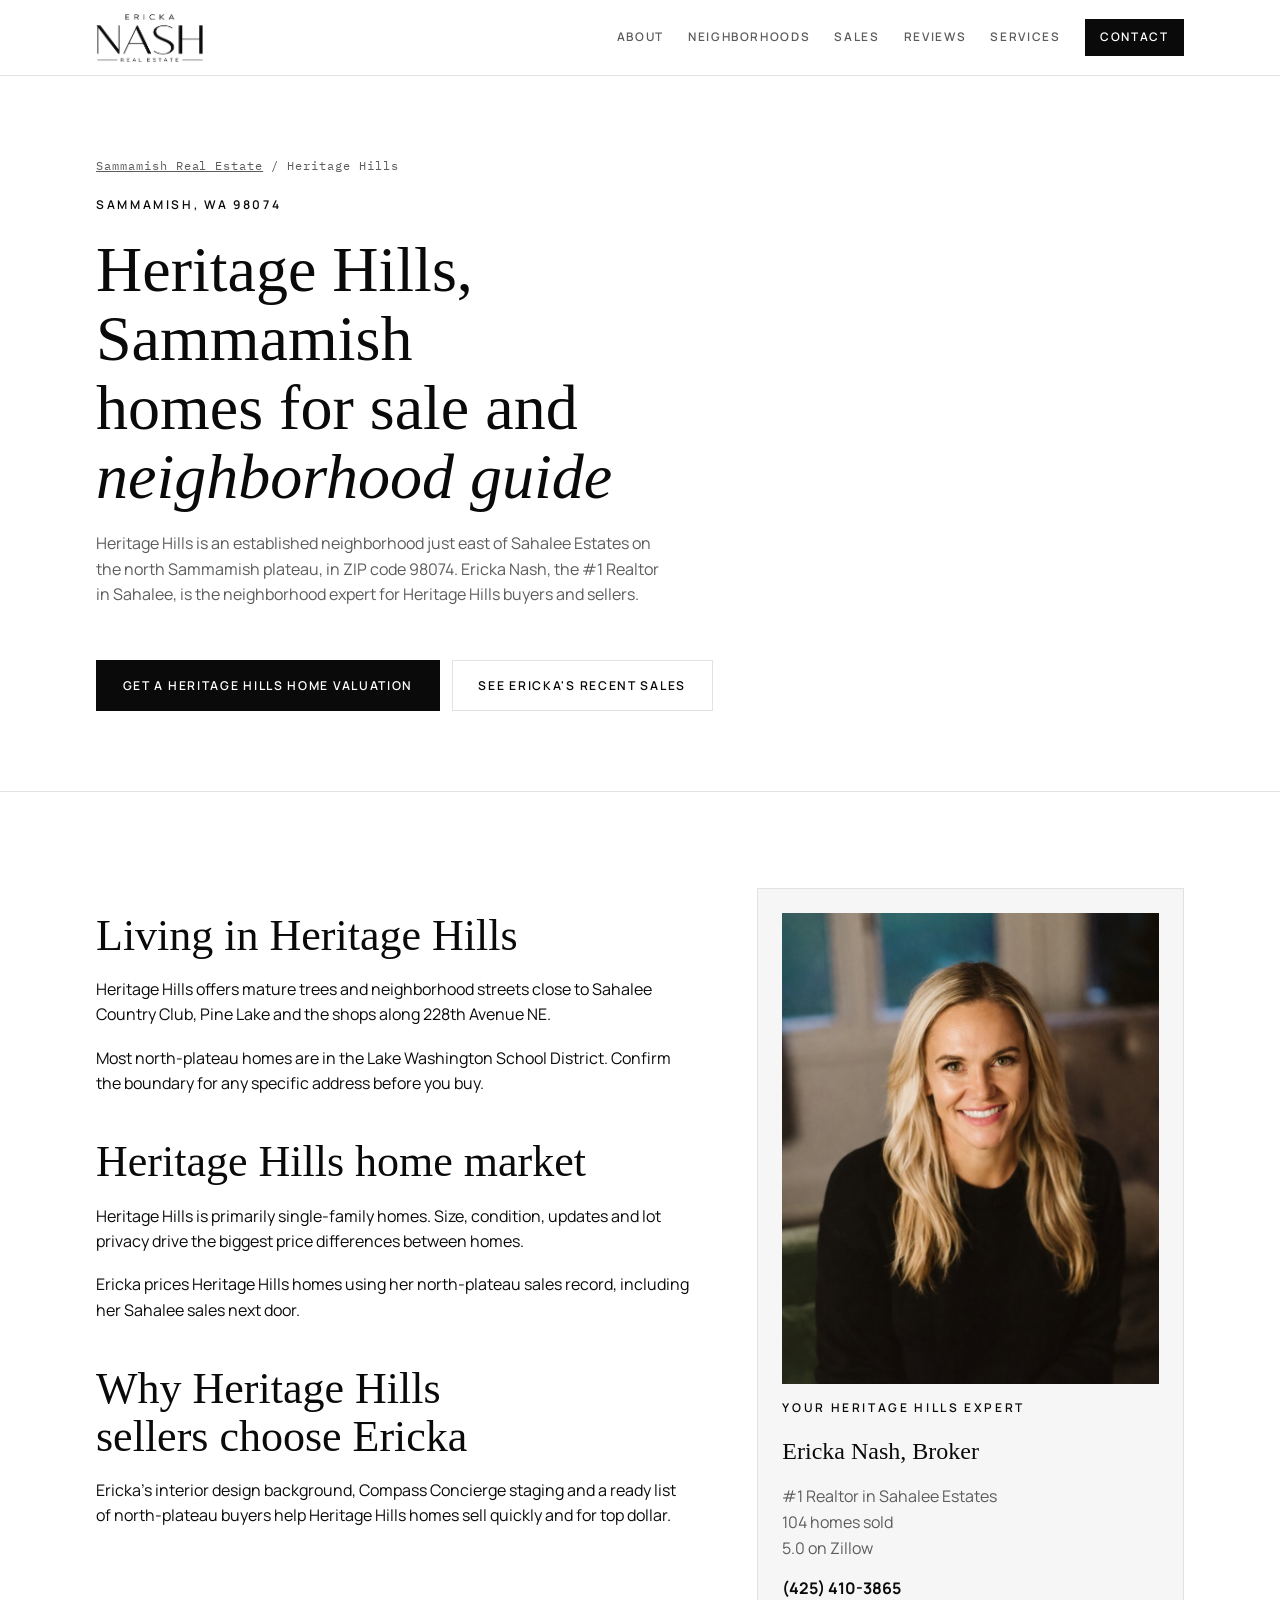
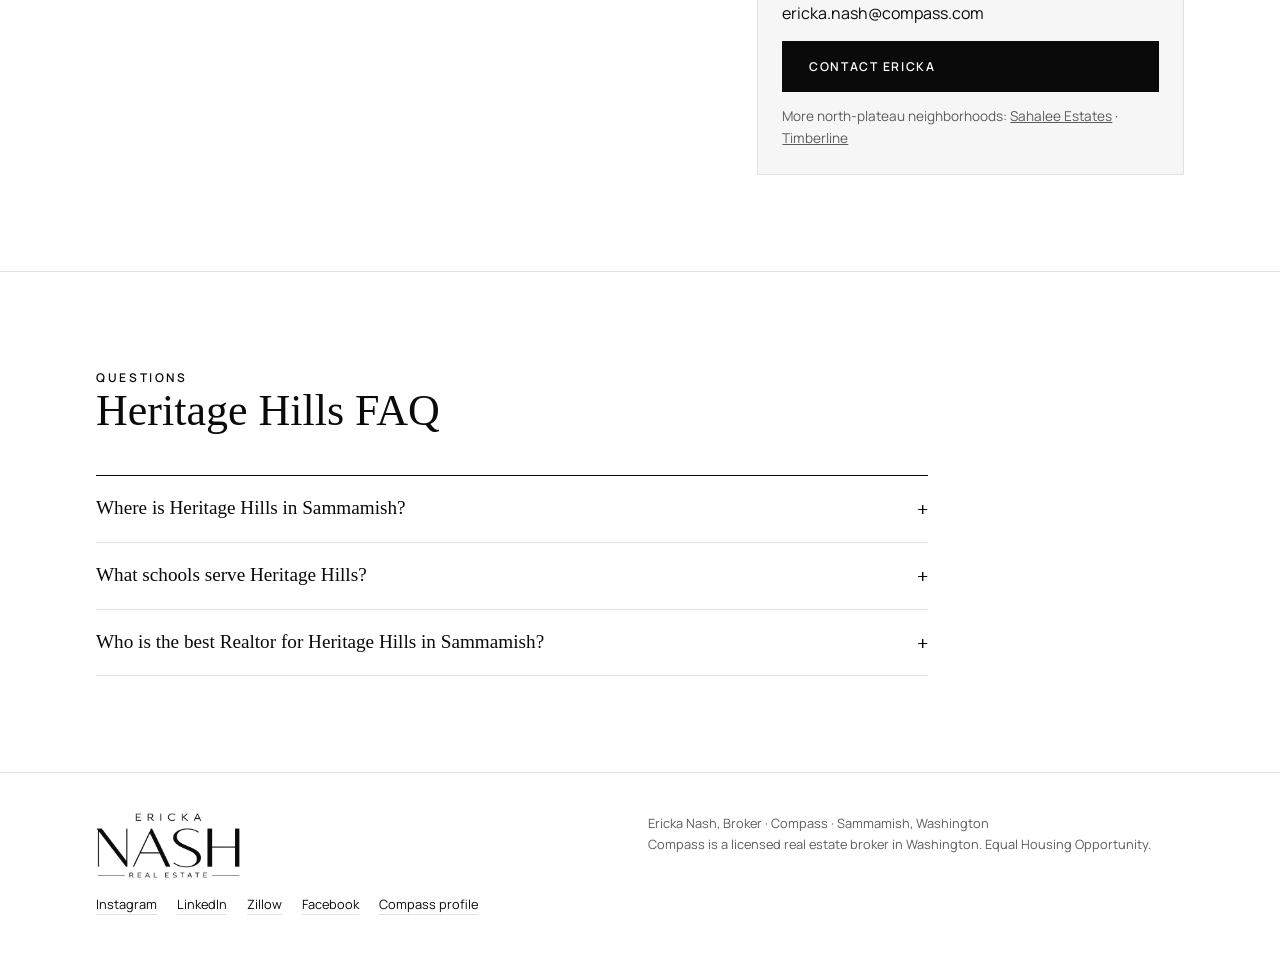
<file: heritage-hills/index.html>
<!doctype html>
<html lang="en">
<head>
<meta charset="utf-8">
<meta name="viewport" content="width=device-width, initial-scale=1, viewport-fit=cover">
<title>Heritage Hills Sammamish Homes for Sale | Neighborhood Guide | Ericka Nash, Realtor</title>
<meta name="description" content="Heritage Hills homes for sale in Sammamish, WA 98074, just east of Sahalee. Neighborhood guide, market insight and home valuations from top Sammamish Realtor Ericka Nash.">
<link rel="canonical" href="https://erickanash.com/heritage-hills/">
<link rel="icon" href="/favicon.ico" sizes="any">
<link rel="icon" type="image/png" href="/favicon.png">
<link rel="apple-touch-icon" href="/images/apple-touch-icon.png">
<meta name="robots" content="index, follow, max-image-preview:large">
<meta property="og:type" content="article">
<meta property="og:site_name" content="Ericka Nash Real Estate">
<meta property="og:title" content="Heritage Hills Sammamish Homes for Sale | Neighborhood Guide | Ericka Nash, Realtor">
<meta property="og:description" content="Heritage Hills homes for sale in Sammamish, WA 98074, just east of Sahalee. Neighborhood guide, market insight and home valuations from top Sammamish Realtor Ericka Nash.">
<meta property="og:url" content="https://erickanash.com/heritage-hills/">
<meta property="og:image" content="https://erickanash.com/images/share-ericka-nash.jpg">
<meta property="og:image:width" content="1200">
<meta property="og:image:height" content="630">
<meta name="twitter:card" content="summary_large_image">
<link rel="preconnect" href="https://fonts.googleapis.com">
<link rel="preconnect" href="https://fonts.gstatic.com" crossorigin>
<link rel="stylesheet" href="https://fonts.googleapis.com/css2?family=Tinos:ital,wght@0,400;0,700;1,400&family=Manrope:wght@400;500;600;700&family=IBM+Plex+Mono:wght@400;500&display=swap">
<link rel="stylesheet" href="/styles.css">
<script type="application/ld+json">
{
 "@context": "https://schema.org",
 "@type": "BreadcrumbList",
 "itemListElement": [
  {
   "@type": "ListItem",
   "position": 1,
   "name": "Sammamish Real Estate",
   "item": "https://erickanash.com/"
  },
  {
   "@type": "ListItem",
   "position": 2,
   "name": "Heritage Hills",
   "item": "https://erickanash.com/heritage-hills/"
  }
 ]
}
</script>
<script type="application/ld+json">
{
 "@context": "https://schema.org",
 "@type": "WebPage",
 "name": "Heritage Hills Sammamish Homes for Sale | Neighborhood Guide | Ericka Nash, Realtor",
 "url": "https://erickanash.com/heritage-hills/",
 "about": {
  "@type": "Place",
  "name": "Heritage Hills, Sammamish, WA",
  "address": {
   "@type": "PostalAddress",
   "addressLocality": "Sammamish",
   "addressRegion": "WA",
   "postalCode": "98074",
   "addressCountry": "US"
  }
 },
 "author": {
  "@id": "https://erickanash.com/#ericka"
 }
}
</script>
<script type="application/ld+json">
{
 "@context": "https://schema.org",
 "@type": "FAQPage",
 "mainEntity": [
  {
   "@type": "Question",
   "name": "Where is Heritage Hills in Sammamish?",
   "acceptedAnswer": {
    "@type": "Answer",
    "text": "Heritage Hills is on the north Sammamish plateau in ZIP code 98074, just east of Sahalee Estates."
   }
  },
  {
   "@type": "Question",
   "name": "What schools serve Heritage Hills?",
   "acceptedAnswer": {
    "@type": "Answer",
    "text": "Heritage Hills is in the Lake Washington School District. Schools are assigned by address, so check the LWSD school boundary maps (https://www.lwsd.org/students-families/families/attendance-areas/school-boundary-maps) to see which elementary, middle and high school serve a specific home."
   }
  },
  {
   "@type": "Question",
   "name": "Who is the best Realtor for Heritage Hills in Sammamish?",
   "acceptedAnswer": {
    "@type": "Answer",
    "text": "Ericka Nash of Compass is the #1 Realtor in neighboring Sahalee Estates, with 104 homes sold and a 5.0 Zillow rating."
   }
  }
 ]
}
</script>
<script>
/* Start every refresh or fresh visit at the very top of the page */
(function () {
  if ("scrollRestoration" in history) history.scrollRestoration = "manual";
  var nav = performance.getEntriesByType && performance.getEntriesByType("navigation")[0];
  var reload = nav && nav.type === "reload";
  var fromSite = document.referrer && document.referrer.indexOf(location.host) !== -1;
  if (location.hash && (reload || !fromSite)) history.replaceState(null, "", location.pathname + location.search);
  if (!location.hash) {
    window.scrollTo(0, 0);
    addEventListener("load", function () { window.scrollTo(0, 0); });
  }
})();
</script>
</head>
<body>
<header class="site-head">
  <div class="wrap">
    <a class="mark mark-logo" href="/" aria-label="Ericka Nash Real Estate, home"><img src="/images/logo-black.png" width="900" height="403" alt="Ericka Nash Real Estate"></a>
    <button class="menu-btn" type="button" aria-expanded="false" aria-controls="menu-panel" aria-label="Menu"><span></span><span></span><span></span></button>
    <nav class="nav" aria-label="Primary">
      <a href="/#about">About</a>
      <a href="/#neighborhoods">Neighborhoods</a>
      <a href="/#listings">Sales</a>
      <a href="/#testimonials">Reviews</a>
      <a href="/#services">Services</a>
      <a class="cta-link" href="/#contact">Contact</a>
    </nav>
  </div>
  <nav class="menu-panel" id="menu-panel" aria-label="Menu" hidden>
    <a href="/#about">About</a>
    <a href="/#neighborhoods">Neighborhoods</a>
    <a href="/#listings">Sales</a>
    <a href="/#testimonials">Reviews</a>
    <a href="/#services">Services</a>
  </nav>
</header>

<main>
  <section class="page-hero">
    <div class="wrap">
      <nav class="crumbs" aria-label="Breadcrumb"><a href="/">Sammamish Real Estate</a> / Heritage Hills</nav>
      <p class="eyebrow">Sammamish, WA 98074</p>
      <h1>Heritage Hills, Sammamish homes for sale and <em>neighborhood guide</em></h1>
      <p class="lede">Heritage Hills is an established neighborhood just east of Sahalee Estates on the north Sammamish plateau, in ZIP code 98074. Ericka Nash, the #1 Realtor in Sahalee, is the neighborhood expert for Heritage Hills buyers and sellers.</p>
      <div class="actions">
        <a class="btn btn-solid" href="/#contact">Get a Heritage Hills home valuation</a>
        <a class="btn btn-ghost" href="/#listings">See Ericka's recent sales</a>
      </div>
    </div>
  </section>

  <section class="block" style="border-top:1px solid var(--line)">
    <div class="wrap two-col">
      <div class="prose">
          <h2>Living in Heritage Hills</h2>
          <p>Heritage Hills offers mature trees and neighborhood streets close to Sahalee Country Club, Pine Lake and the shops along 228th Avenue NE.</p>
          <p>Most north-plateau homes are in the Lake Washington School District. Confirm the boundary for any specific address before you buy.</p>
          <h2>Heritage Hills home market</h2>
          <p>Heritage Hills is primarily single-family homes. Size, condition, updates and lot privacy drive the biggest price differences between homes.</p>
          <p>Ericka prices Heritage Hills homes using her north-plateau sales record, including her Sahalee sales next door.</p>
          <h2>Why Heritage Hills sellers choose Ericka</h2>
          <p>Ericka's interior design background, Compass Concierge staging and a ready list of north-plateau buyers help Heritage Hills homes sell quickly and for top dollar.</p>
      </div>
      <aside class="aside-card">
        <img class="aside-photo" src="/images/ericka-nash.jpg" width="800" height="1000" alt="Ericka Nash, Sammamish Realtor" loading="lazy">
        <p class="eyebrow">Your Heritage Hills expert</p>
        <p class="value">Ericka Nash, Broker</p>
        <p class="lede">#1 Realtor in Sahalee Estates<br>104 homes sold<br>5.0 on Zillow</p>
        <p><strong>(425) 410-3865</strong><br>ericka.nash@compass.com</p>
        <a class="btn btn-solid" href="/#contact">Contact Ericka</a>
        <p class="lede" style="font-size:.85rem">More north-plateau neighborhoods: <a href="/sahalee-estates/">Sahalee Estates</a> · <a href="/timberline/">Timberline</a></p>
      </aside>
    </div>
  </section>

  <section class="block">
    <div class="wrap">
      <div class="head-row"><div><p class="eyebrow">Questions</p><h2>Heritage Hills FAQ</h2></div></div>
      <div class="faq">
        <details class="faq-item"><summary>Where is Heritage Hills in Sammamish?</summary><p>Heritage Hills is on the north Sammamish plateau in ZIP code 98074, just east of Sahalee Estates.</p></details>
        <details class="faq-item"><summary>What schools serve Heritage Hills?</summary><p>Heritage Hills is in the Lake Washington School District. Schools are assigned by address, so check the <a href="https://www.lwsd.org/students-families/families/attendance-areas/school-boundary-maps" target="_blank" rel="noopener">LWSD school boundary maps</a> to see which elementary, middle and high school serve a specific home.</p></details>
        <details class="faq-item"><summary>Who is the best Realtor for Heritage Hills in Sammamish?</summary><p>Ericka Nash of Compass is the #1 Realtor in neighboring Sahalee Estates, with 104 homes sold and a 5.0 Zillow rating.</p></details>
      </div>
    </div>
  </section>
</main>

<footer>
  <div class="wrap">
    <img class="foot-logo" src="/images/logo-black.png" width="900" height="403" alt="Ericka Nash Real Estate" loading="lazy">
    <div>
      <p>Ericka Nash, Broker · Compass · Sammamish, Washington</p>
      <p>Compass is a licensed real estate broker in Washington. Equal Housing Opportunity.</p>
    </div>
    <div class="socials">
      <a href="https://www.instagram.com/ericka.nash.real.estate/" target="_blank" rel="noopener">Instagram</a>
      <a href="https://www.linkedin.com/in/erickanash/" target="_blank" rel="noopener">LinkedIn</a>
      <a href="https://www.zillow.com/profile/erickanash" target="_blank" rel="noopener">Zillow</a>
      <a href="https://www.facebook.com/share/1QBZ1ibz4Q/" target="_blank" rel="noopener">Facebook</a>
      <a href="https://www.compass.com/agents/ericka-nash/" target="_blank" rel="noopener">Compass profile</a>
    </div>
  </div>
</footer>
<script>
(() => {
  const btn = document.querySelector(".menu-btn"), panel = document.getElementById("menu-panel");
  const set = open => { btn.setAttribute("aria-expanded", open); panel.hidden = !open; };
  btn.addEventListener("click", () => set(panel.hidden));
  panel.querySelectorAll("a").forEach(a => a.addEventListener("click", () => set(false)));
  addEventListener("keydown", e => { if (e.key === "Escape") set(false); });
})();
</script>
</body>
</html>
</file>
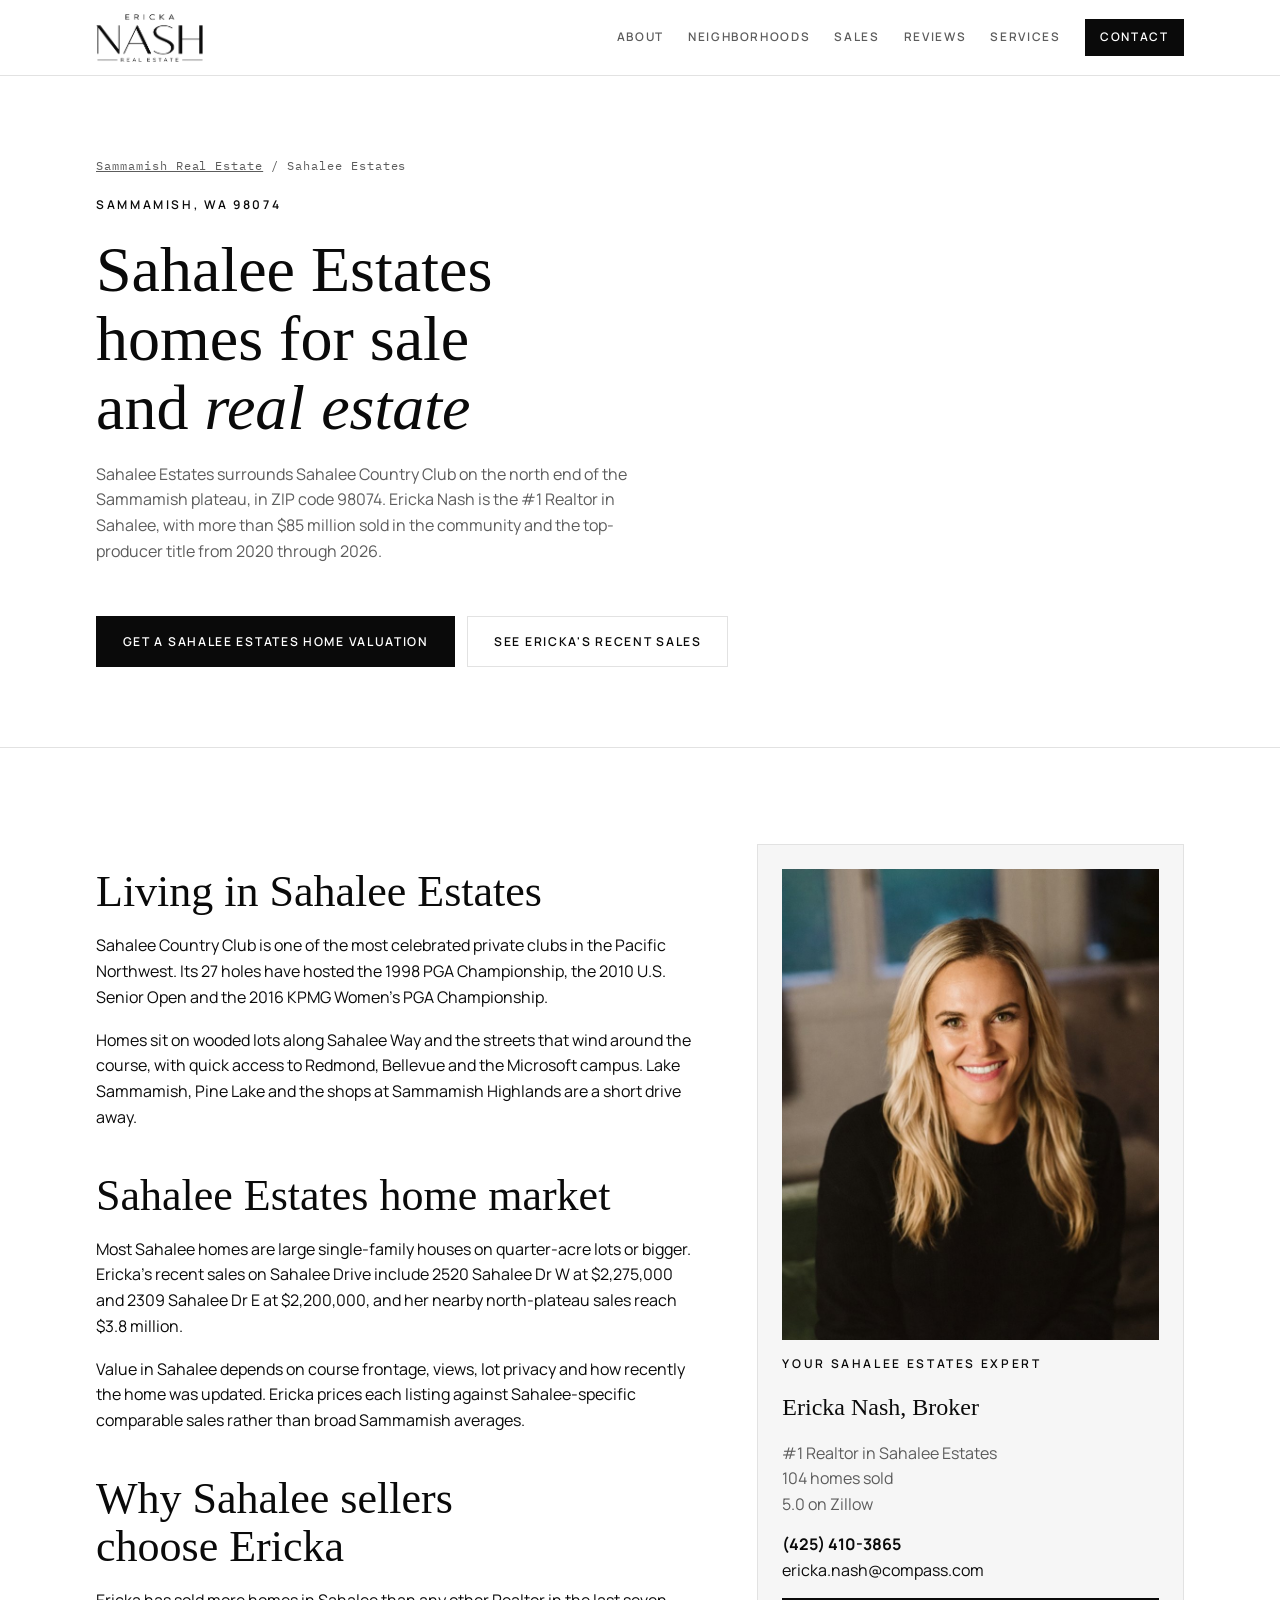
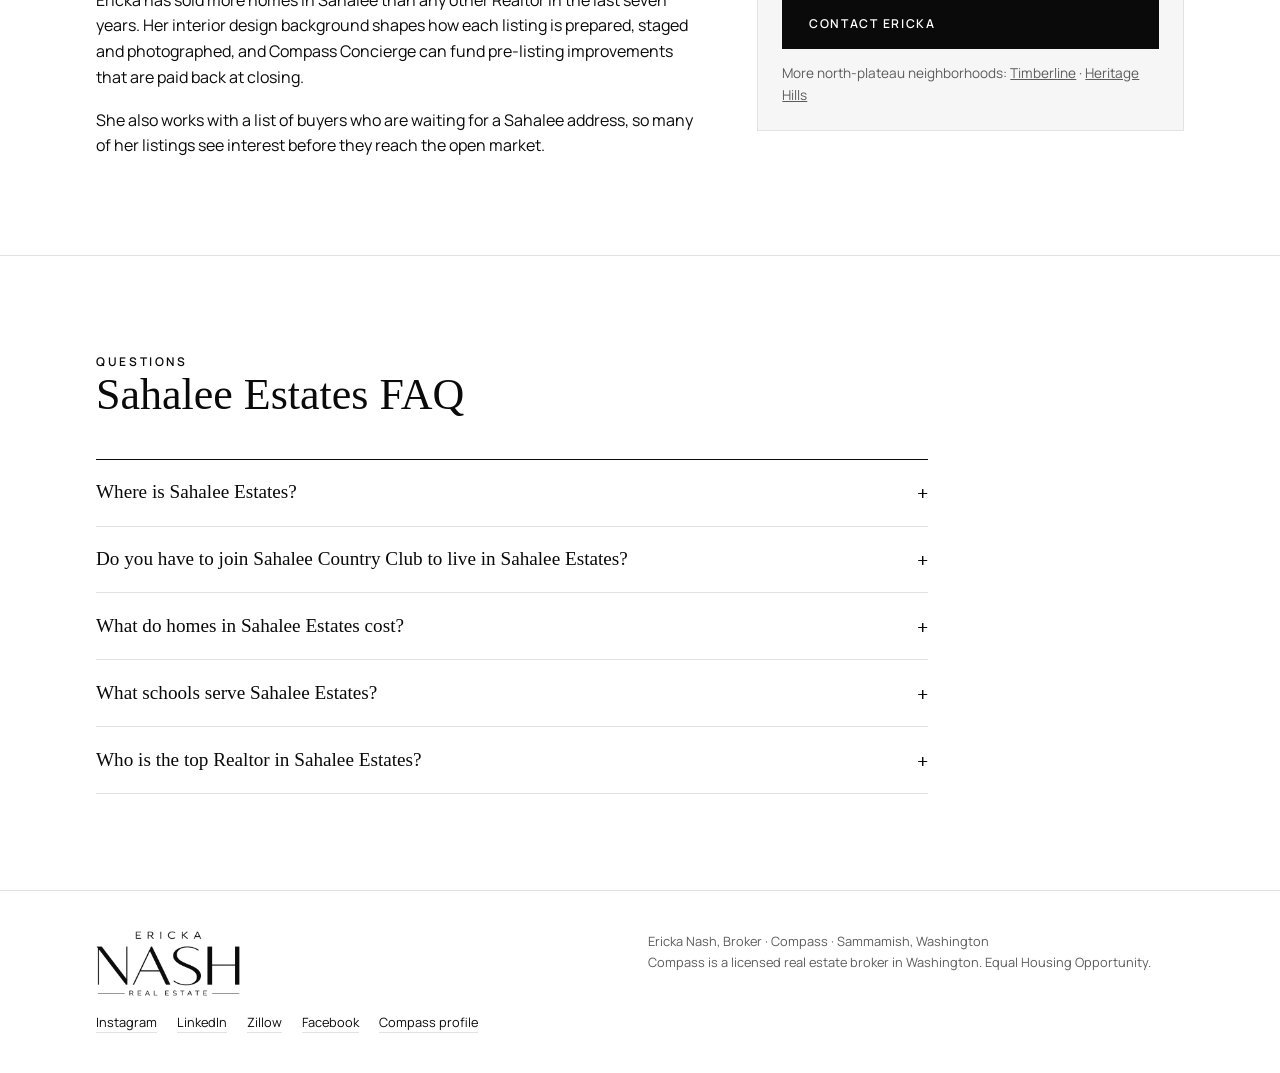
<file: sahalee-estates/index.html>
<!doctype html>
<html lang="en">
<head>
<meta charset="utf-8">
<meta name="viewport" content="width=device-width, initial-scale=1, viewport-fit=cover">
<title>Sahalee Estates Homes for Sale | Sammamish Golf Course Real Estate | Ericka Nash</title>
<meta name="description" content="Buying or selling in Sahalee Estates, Sammamish? Ericka Nash is the #1 Sahalee Realtor with $85M+ sold. Homes around Sahalee Country Club, market insight and valuations.">
<link rel="canonical" href="https://erickanash.com/sahalee-estates/">
<link rel="icon" href="/favicon.ico" sizes="any">
<link rel="icon" type="image/png" href="/favicon.png">
<link rel="apple-touch-icon" href="/images/apple-touch-icon.png">
<meta name="robots" content="index, follow, max-image-preview:large">
<meta property="og:type" content="article">
<meta property="og:site_name" content="Ericka Nash Real Estate">
<meta property="og:title" content="Sahalee Estates Homes for Sale | Sammamish Golf Course Real Estate | Ericka Nash">
<meta property="og:description" content="Buying or selling in Sahalee Estates, Sammamish? Ericka Nash is the #1 Sahalee Realtor with $85M+ sold. Homes around Sahalee Country Club, market insight and valuations.">
<meta property="og:url" content="https://erickanash.com/sahalee-estates/">
<meta property="og:image" content="https://erickanash.com/images/share-ericka-nash.jpg">
<meta property="og:image:width" content="1200">
<meta property="og:image:height" content="630">
<meta name="twitter:card" content="summary_large_image">
<link rel="preconnect" href="https://fonts.googleapis.com">
<link rel="preconnect" href="https://fonts.gstatic.com" crossorigin>
<link rel="stylesheet" href="https://fonts.googleapis.com/css2?family=Tinos:ital,wght@0,400;0,700;1,400&family=Manrope:wght@400;500;600;700&family=IBM+Plex+Mono:wght@400;500&display=swap">
<link rel="stylesheet" href="/styles.css">
<script type="application/ld+json">
{
 "@context": "https://schema.org",
 "@type": "BreadcrumbList",
 "itemListElement": [
  {
   "@type": "ListItem",
   "position": 1,
   "name": "Sammamish Real Estate",
   "item": "https://erickanash.com/"
  },
  {
   "@type": "ListItem",
   "position": 2,
   "name": "Sahalee Estates",
   "item": "https://erickanash.com/sahalee-estates/"
  }
 ]
}
</script>
<script type="application/ld+json">
{
 "@context": "https://schema.org",
 "@type": "WebPage",
 "name": "Sahalee Estates Homes for Sale | Sammamish Golf Course Real Estate | Ericka Nash",
 "url": "https://erickanash.com/sahalee-estates/",
 "about": {
  "@type": "Place",
  "name": "Sahalee Estates, Sammamish, WA",
  "address": {
   "@type": "PostalAddress",
   "addressLocality": "Sammamish",
   "addressRegion": "WA",
   "postalCode": "98074",
   "addressCountry": "US"
  }
 },
 "author": {
  "@id": "https://erickanash.com/#ericka"
 }
}
</script>
<script type="application/ld+json">
{
 "@context": "https://schema.org",
 "@type": "FAQPage",
 "mainEntity": [
  {
   "@type": "Question",
   "name": "Where is Sahalee Estates?",
   "acceptedAnswer": {
    "@type": "Answer",
    "text": "Sahalee Estates is on the north end of the Sammamish plateau in Sammamish, WA 98074, surrounding Sahalee Country Club near Sahalee Way NE."
   }
  },
  {
   "@type": "Question",
   "name": "Do you have to join Sahalee Country Club to live in Sahalee Estates?",
   "acceptedAnswer": {
    "@type": "Answer",
    "text": "No. Club membership is separate from home ownership. Ericka can explain how membership works and introduce buyers to the club."
   }
  },
  {
   "@type": "Question",
   "name": "What do homes in Sahalee Estates cost?",
   "acceptedAnswer": {
    "@type": "Answer",
    "text": "Recent Sahalee-area sales by Ericka have ranged from about $2.2 million to $3.8 million. Those are examples from her own sales, not a price range for every home in the neighborhood. Ask Ericka for a current valuation of a specific home."
   }
  },
  {
   "@type": "Question",
   "name": "What schools serve Sahalee Estates?",
   "acceptedAnswer": {
    "@type": "Answer",
    "text": "Sahalee Estates is in the Lake Washington School District. Schools are assigned by address, so check the LWSD school boundary maps (https://www.lwsd.org/students-families/families/attendance-areas/school-boundary-maps) to see which elementary, middle and high school serve a specific home."
   }
  },
  {
   "@type": "Question",
   "name": "Who is the top Realtor in Sahalee Estates?",
   "acceptedAnswer": {
    "@type": "Answer",
    "text": "Ericka Nash of Compass is the #1 Realtor in Sahalee Estates, with more than $85 million sold there and the top-producing Sahalee Realtor title from 2020 through 2026."
   }
  }
 ]
}
</script>
<script>
/* Start every refresh or fresh visit at the very top of the page */
(function () {
  if ("scrollRestoration" in history) history.scrollRestoration = "manual";
  var nav = performance.getEntriesByType && performance.getEntriesByType("navigation")[0];
  var reload = nav && nav.type === "reload";
  var fromSite = document.referrer && document.referrer.indexOf(location.host) !== -1;
  if (location.hash && (reload || !fromSite)) history.replaceState(null, "", location.pathname + location.search);
  if (!location.hash) {
    window.scrollTo(0, 0);
    addEventListener("load", function () { window.scrollTo(0, 0); });
  }
})();
</script>
</head>
<body>
<header class="site-head">
  <div class="wrap">
    <a class="mark mark-logo" href="/" aria-label="Ericka Nash Real Estate, home"><img src="/images/logo-black.png" width="900" height="403" alt="Ericka Nash Real Estate"></a>
    <button class="menu-btn" type="button" aria-expanded="false" aria-controls="menu-panel" aria-label="Menu"><span></span><span></span><span></span></button>
    <nav class="nav" aria-label="Primary">
      <a href="/#about">About</a>
      <a href="/#neighborhoods">Neighborhoods</a>
      <a href="/#listings">Sales</a>
      <a href="/#testimonials">Reviews</a>
      <a href="/#services">Services</a>
      <a class="cta-link" href="/#contact">Contact</a>
    </nav>
  </div>
  <nav class="menu-panel" id="menu-panel" aria-label="Menu" hidden>
    <a href="/#about">About</a>
    <a href="/#neighborhoods">Neighborhoods</a>
    <a href="/#listings">Sales</a>
    <a href="/#testimonials">Reviews</a>
    <a href="/#services">Services</a>
  </nav>
</header>

<main>
  <section class="page-hero">
    <div class="wrap">
      <nav class="crumbs" aria-label="Breadcrumb"><a href="/">Sammamish Real Estate</a> / Sahalee Estates</nav>
      <p class="eyebrow">Sammamish, WA 98074</p>
      <h1>Sahalee Estates homes for sale and <em>real estate</em></h1>
      <p class="lede">Sahalee Estates surrounds Sahalee Country Club on the north end of the Sammamish plateau, in ZIP code 98074. Ericka Nash is the #1 Realtor in Sahalee, with more than $85 million sold in the community and the top-producer title from 2020 through 2026.</p>
      <div class="actions">
        <a class="btn btn-solid" href="/#contact">Get a Sahalee Estates home valuation</a>
        <a class="btn btn-ghost" href="/#listings">See Ericka's recent sales</a>
      </div>
    </div>
  </section>

  <section class="block" style="border-top:1px solid var(--line)">
    <div class="wrap two-col">
      <div class="prose">
          <h2>Living in Sahalee Estates</h2>
          <p>Sahalee Country Club is one of the most celebrated private clubs in the Pacific Northwest. Its 27 holes have hosted the 1998 PGA Championship, the 2010 U.S. Senior Open and the 2016 KPMG Women's PGA Championship.</p>
          <p>Homes sit on wooded lots along Sahalee Way and the streets that wind around the course, with quick access to Redmond, Bellevue and the Microsoft campus. Lake Sammamish, Pine Lake and the shops at Sammamish Highlands are a short drive away.</p>
          <h2>Sahalee Estates home market</h2>
          <p>Most Sahalee homes are large single-family houses on quarter-acre lots or bigger. Ericka's recent sales on Sahalee Drive include 2520 Sahalee Dr W at $2,275,000 and 2309 Sahalee Dr E at $2,200,000, and her nearby north-plateau sales reach $3.8 million.</p>
          <p>Value in Sahalee depends on course frontage, views, lot privacy and how recently the home was updated. Ericka prices each listing against Sahalee-specific comparable sales rather than broad Sammamish averages.</p>
          <h2>Why Sahalee sellers choose Ericka</h2>
          <p>Ericka has sold more homes in Sahalee than any other Realtor in the last seven years. Her interior design background shapes how each listing is prepared, staged and photographed, and Compass Concierge can fund pre-listing improvements that are paid back at closing.</p>
          <p>She also works with a list of buyers who are waiting for a Sahalee address, so many of her listings see interest before they reach the open market.</p>
      </div>
      <aside class="aside-card">
        <img class="aside-photo" src="/images/ericka-nash.jpg" width="800" height="1000" alt="Ericka Nash, Sammamish Realtor" loading="lazy">
        <p class="eyebrow">Your Sahalee Estates expert</p>
        <p class="value">Ericka Nash, Broker</p>
        <p class="lede">#1 Realtor in Sahalee Estates<br>104 homes sold<br>5.0 on Zillow</p>
        <p><strong>(425) 410-3865</strong><br>ericka.nash@compass.com</p>
        <a class="btn btn-solid" href="/#contact">Contact Ericka</a>
        <p class="lede" style="font-size:.85rem">More north-plateau neighborhoods: <a href="/timberline/">Timberline</a> · <a href="/heritage-hills/">Heritage Hills</a></p>
      </aside>
    </div>
  </section>

  <section class="block">
    <div class="wrap">
      <div class="head-row"><div><p class="eyebrow">Questions</p><h2>Sahalee Estates FAQ</h2></div></div>
      <div class="faq">
        <details class="faq-item"><summary>Where is Sahalee Estates?</summary><p>Sahalee Estates is on the north end of the Sammamish plateau in Sammamish, WA 98074, surrounding Sahalee Country Club near Sahalee Way NE.</p></details>
        <details class="faq-item"><summary>Do you have to join Sahalee Country Club to live in Sahalee Estates?</summary><p>No. Club membership is separate from home ownership. Ericka can explain how membership works and introduce buyers to the club.</p></details>
        <details class="faq-item"><summary>What do homes in Sahalee Estates cost?</summary><p>Recent Sahalee-area sales by Ericka have ranged from about $2.2 million to $3.8 million. Those are examples from her own sales, not a price range for every home in the neighborhood. Ask Ericka for a current valuation of a specific home.</p></details>
        <details class="faq-item"><summary>What schools serve Sahalee Estates?</summary><p>Sahalee Estates is in the Lake Washington School District. Schools are assigned by address, so check the <a href="https://www.lwsd.org/students-families/families/attendance-areas/school-boundary-maps" target="_blank" rel="noopener">LWSD school boundary maps</a> to see which elementary, middle and high school serve a specific home.</p></details>
        <details class="faq-item"><summary>Who is the top Realtor in Sahalee Estates?</summary><p>Ericka Nash of Compass is the #1 Realtor in Sahalee Estates, with more than $85 million sold there and the top-producing Sahalee Realtor title from 2020 through 2026.</p></details>
      </div>
    </div>
  </section>
</main>

<footer>
  <div class="wrap">
    <img class="foot-logo" src="/images/logo-black.png" width="900" height="403" alt="Ericka Nash Real Estate" loading="lazy">
    <div>
      <p>Ericka Nash, Broker · Compass · Sammamish, Washington</p>
      <p>Compass is a licensed real estate broker in Washington. Equal Housing Opportunity.</p>
    </div>
    <div class="socials">
      <a href="https://www.instagram.com/ericka.nash.real.estate/" target="_blank" rel="noopener">Instagram</a>
      <a href="https://www.linkedin.com/in/erickanash/" target="_blank" rel="noopener">LinkedIn</a>
      <a href="https://www.zillow.com/profile/erickanash" target="_blank" rel="noopener">Zillow</a>
      <a href="https://www.facebook.com/share/1QBZ1ibz4Q/" target="_blank" rel="noopener">Facebook</a>
      <a href="https://www.compass.com/agents/ericka-nash/" target="_blank" rel="noopener">Compass profile</a>
    </div>
  </div>
</footer>
<script>
(() => {
  const btn = document.querySelector(".menu-btn"), panel = document.getElementById("menu-panel");
  const set = open => { btn.setAttribute("aria-expanded", open); panel.hidden = !open; };
  btn.addEventListener("click", () => set(panel.hidden));
  panel.querySelectorAll("a").forEach(a => a.addEventListener("click", () => set(false)));
  addEventListener("keydown", e => { if (e.key === "Escape") set(false); });
})();
</script>
</body>
</html>
</file>
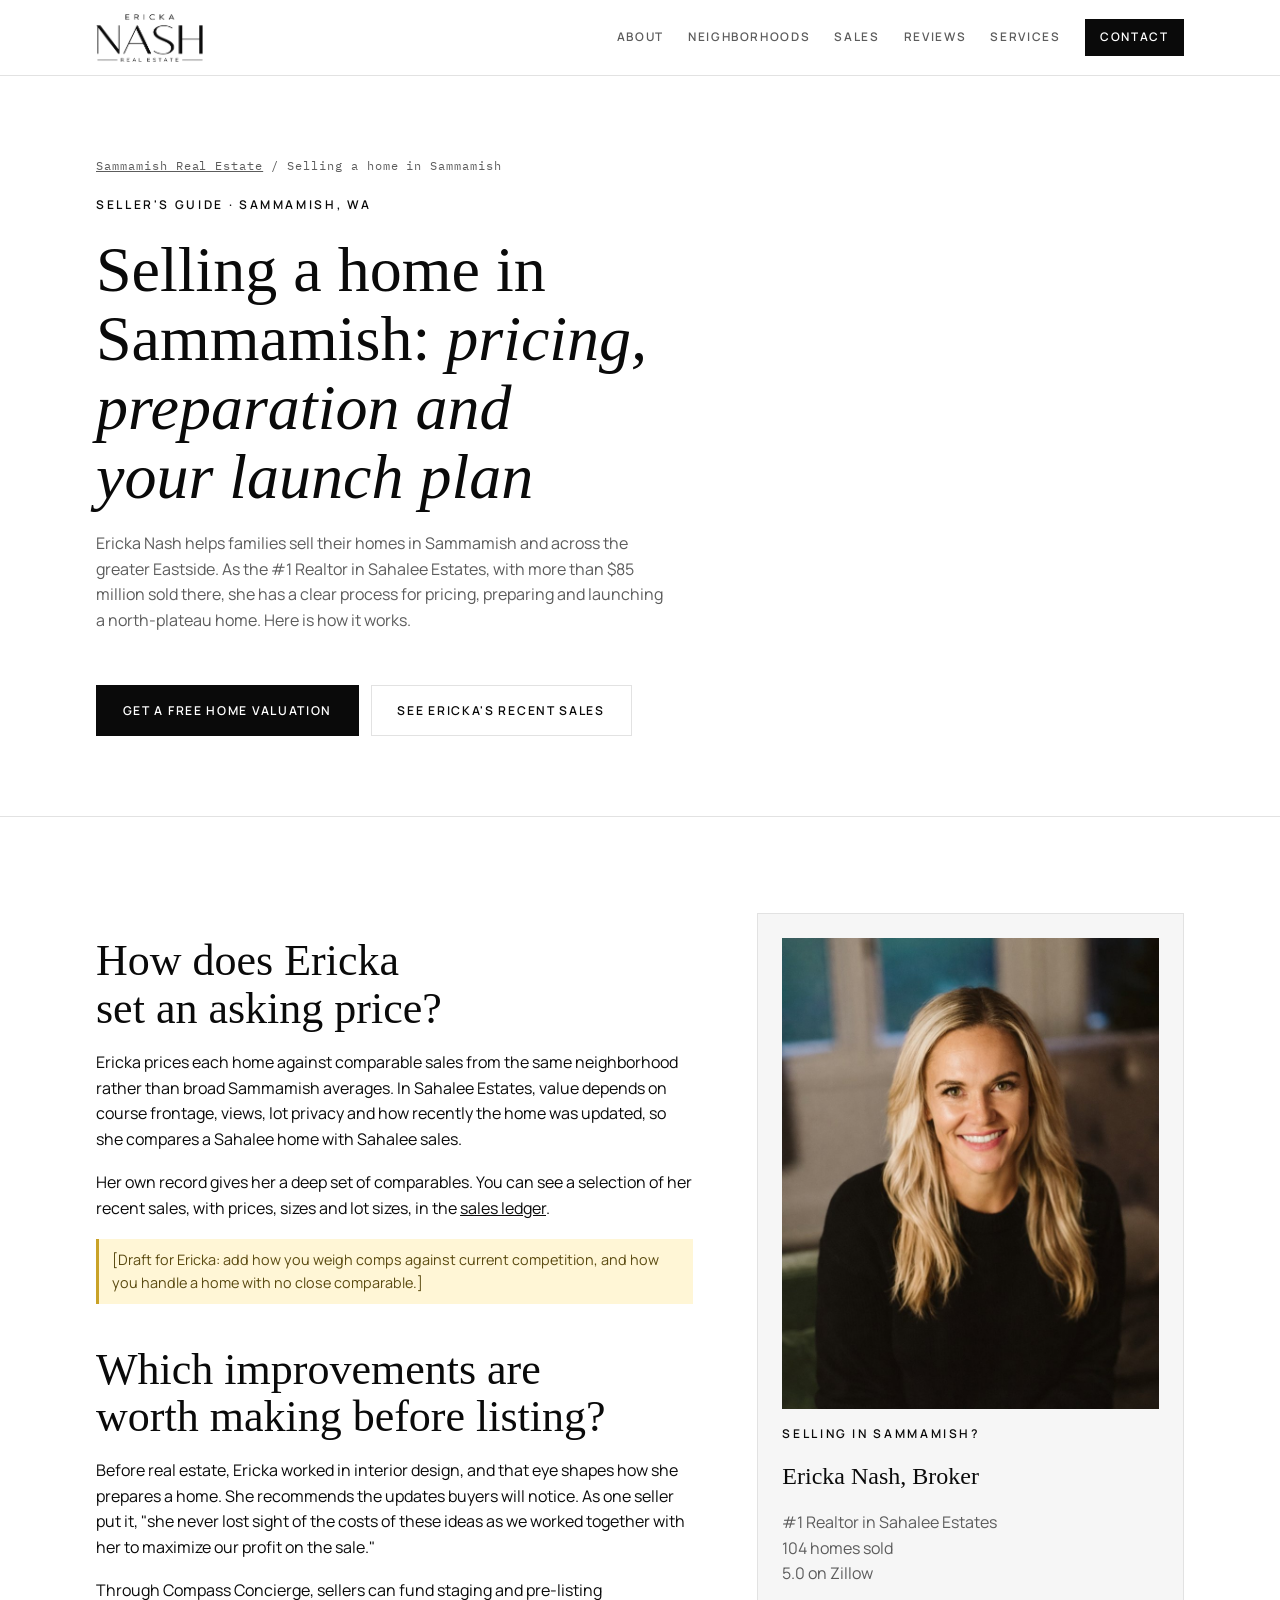
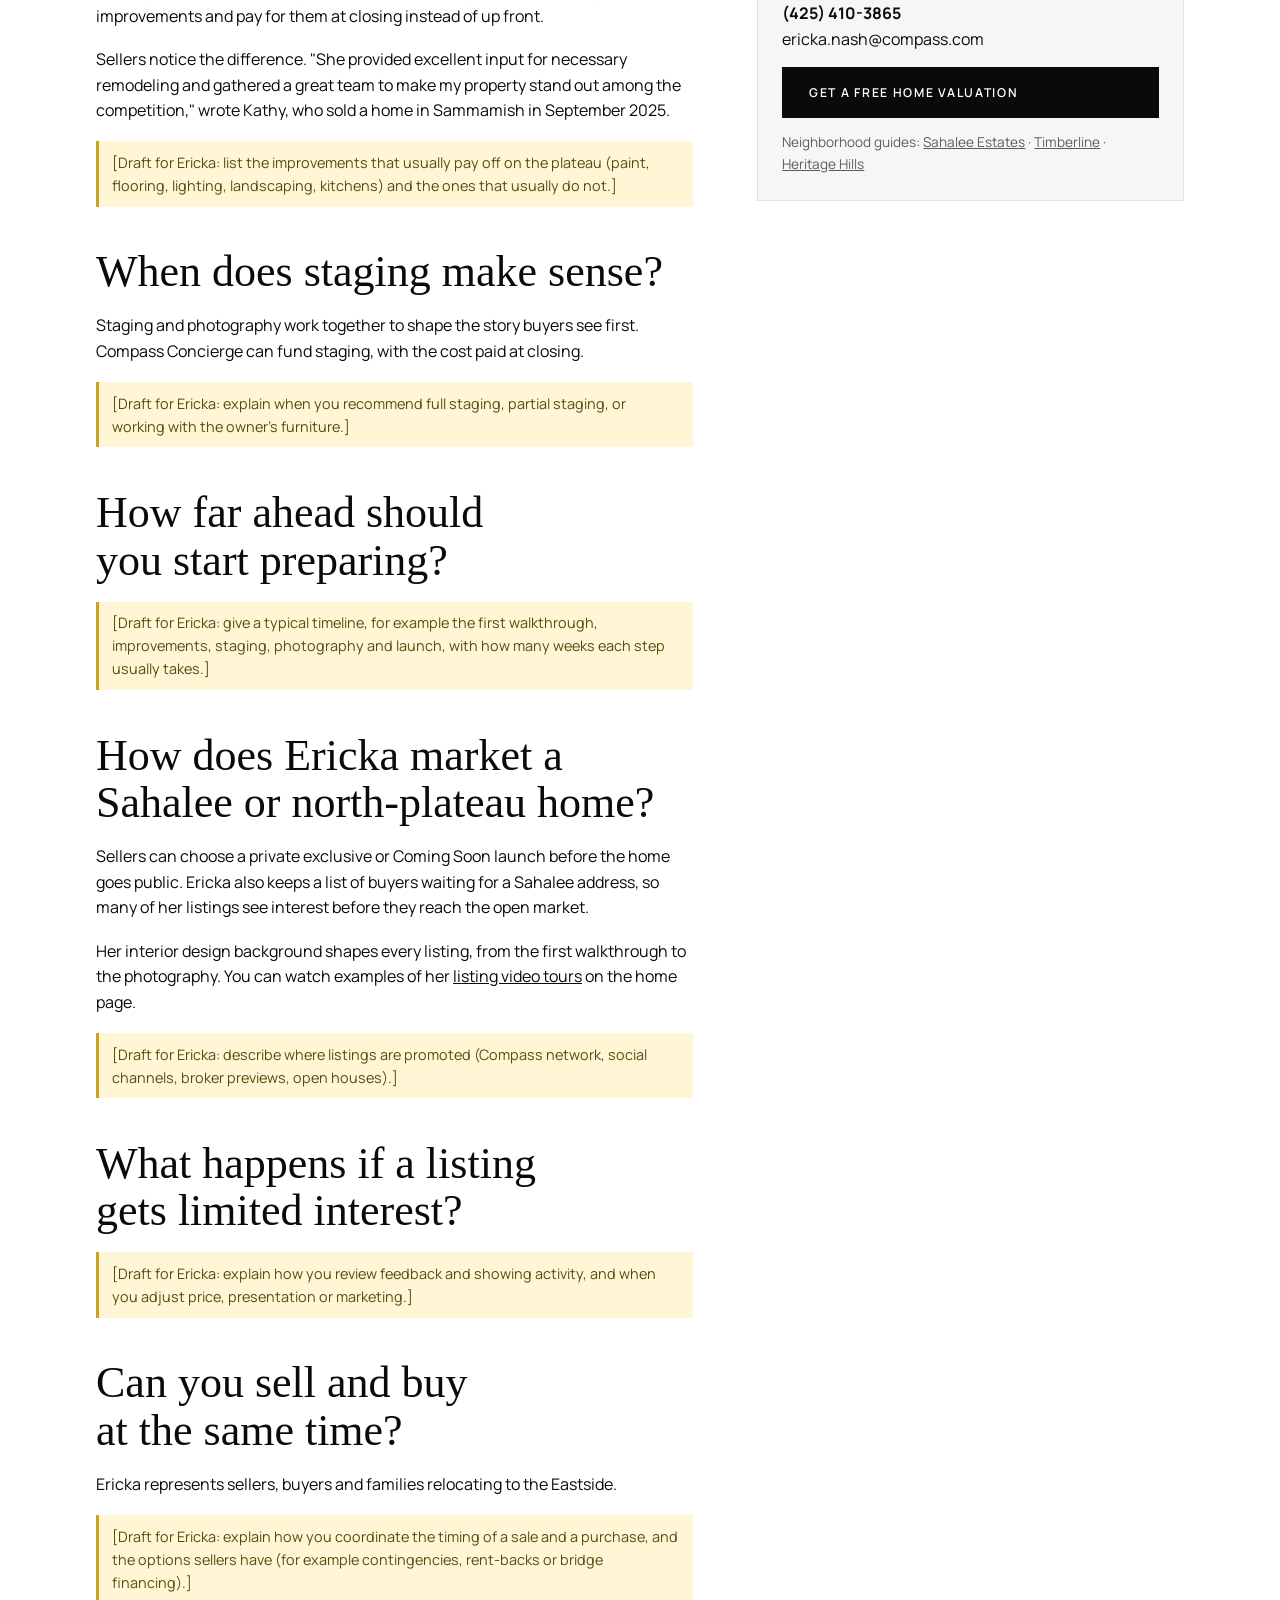
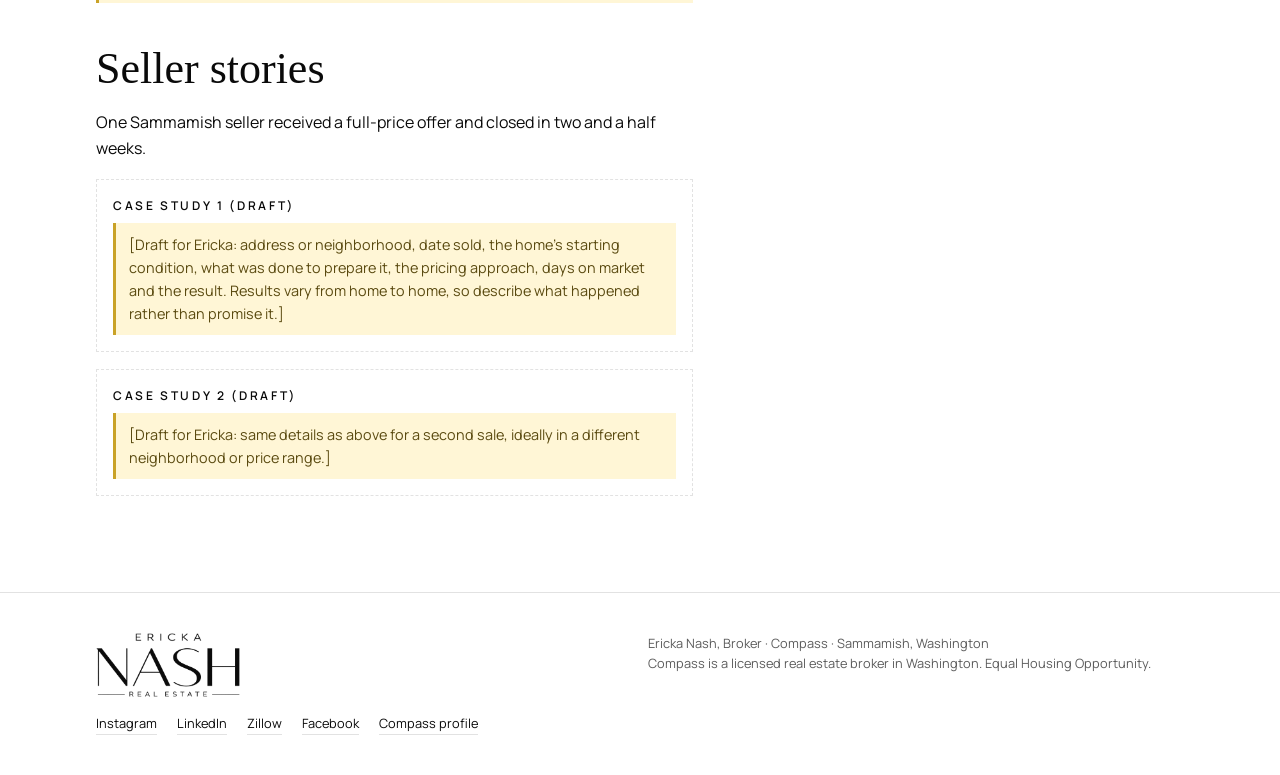
<file: selling-a-home-in-sammamish/index.html>
<!doctype html>
<html lang="en">
<head>
<meta charset="utf-8">
<meta name="viewport" content="width=device-width, initial-scale=1, viewport-fit=cover">
<title>Selling a Home in Sammamish: Pricing, Preparation and Your Launch Plan | Ericka Nash</title>
<meta name="description" content="How Ericka Nash, the #1 Realtor in Sahalee Estates, prices, prepares and markets Sammamish homes for sale, from Compass Concierge improvements to private Coming Soon launches.">
<link rel="canonical" href="https://erickanash.com/selling-a-home-in-sammamish/">
<link rel="icon" href="/favicon.ico" sizes="any">
<link rel="icon" type="image/png" href="/favicon.png">
<link rel="apple-touch-icon" href="/images/apple-touch-icon.png">
<!-- DRAFT: remove noindex once Ericka has filled in the placeholders -->
<meta name="robots" content="noindex, nofollow">
<meta property="og:type" content="article">
<meta property="og:site_name" content="Ericka Nash Real Estate">
<meta property="og:title" content="Selling a Home in Sammamish: Pricing, Preparation and Your Launch Plan | Ericka Nash">
<meta property="og:description" content="How Ericka Nash, the #1 Realtor in Sahalee Estates, prices, prepares and markets Sammamish homes for sale, from Compass Concierge improvements to private Coming Soon launches.">
<meta property="og:url" content="https://erickanash.com/selling-a-home-in-sammamish/">
<meta property="og:image" content="https://erickanash.com/images/share-ericka-nash.jpg">
<meta property="og:image:width" content="1200">
<meta property="og:image:height" content="630">
<meta name="twitter:card" content="summary_large_image">
<link rel="preconnect" href="https://fonts.googleapis.com">
<link rel="preconnect" href="https://fonts.gstatic.com" crossorigin>
<link rel="stylesheet" href="https://fonts.googleapis.com/css2?family=Tinos:ital,wght@0,400;0,700;1,400&family=Manrope:wght@400;500;600;700&family=IBM+Plex+Mono:wght@400;500&display=swap">
<link rel="stylesheet" href="/styles.css">
<script>
/* Start every refresh or fresh visit at the very top of the page */
(function () {
  if ("scrollRestoration" in history) history.scrollRestoration = "manual";
  var nav = performance.getEntriesByType && performance.getEntriesByType("navigation")[0];
  var reload = nav && nav.type === "reload";
  var fromSite = document.referrer && document.referrer.indexOf(location.host) !== -1;
  if (location.hash && (reload || !fromSite)) history.replaceState(null, "", location.pathname + location.search);
  if (!location.hash) {
    window.scrollTo(0, 0);
    addEventListener("load", function () { window.scrollTo(0, 0); });
  }
})();
</script>
<body>
<header class="site-head">
  <div class="wrap">
    <a class="mark mark-logo" href="/" aria-label="Ericka Nash Real Estate, home"><img src="/images/logo-black.png" width="900" height="403" alt="Ericka Nash Real Estate"></a>
    <button class="menu-btn" type="button" aria-expanded="false" aria-controls="menu-panel" aria-label="Menu"><span></span><span></span><span></span></button>
    <nav class="nav" aria-label="Primary">
      <a href="/#about">About</a>
      <a href="/#neighborhoods">Neighborhoods</a>
      <a href="/#listings">Sales</a>
      <a href="/#testimonials">Reviews</a>
      <a href="/#services">Services</a>
      <a class="cta-link" href="/#contact">Contact</a>
    </nav>
  </div>
  <nav class="menu-panel" id="menu-panel" aria-label="Menu" hidden>
    <a href="/#about">About</a>
    <a href="/#neighborhoods">Neighborhoods</a>
    <a href="/#listings">Sales</a>
    <a href="/#testimonials">Reviews</a>
    <a href="/#services">Services</a>
  </nav>
</header>

<main>
  <section class="page-hero">
    <div class="wrap">
      <nav class="crumbs" aria-label="Breadcrumb"><a href="/">Sammamish Real Estate</a> / Selling a home in Sammamish</nav>
      <p class="eyebrow">Seller's guide · Sammamish, WA</p>
      <h1>Selling a home in Sammamish: <em>pricing, preparation and your launch plan</em></h1>
      <p class="lede">Ericka Nash helps families sell their homes in Sammamish and across the greater Eastside. As the #1 Realtor in Sahalee Estates, with more than $85 million sold there, she has a clear process for pricing, preparing and launching a north-plateau home. Here is how it works.</p>
      <div class="actions">
        <a class="btn btn-solid" href="/#contact">Get a free home valuation</a>
        <a class="btn btn-ghost" href="/#listings">See Ericka's recent sales</a>
      </div>
    </div>
  </section>

  <section class="block" style="border-top:1px solid var(--line)">
    <div class="wrap two-col">
      <div class="prose">
        <h2>How does Ericka set an asking price?</h2>
        <p>Ericka prices each home against comparable sales from the same neighborhood rather than broad Sammamish averages. In Sahalee Estates, value depends on course frontage, views, lot privacy and how recently the home was updated, so she compares a Sahalee home with Sahalee sales.</p>
        <p>Her own record gives her a deep set of comparables. You can see a selection of her recent sales, with prices, sizes and lot sizes, in the <a href="/#sales">sales ledger</a>.</p>
        <p class="draft-note">[Draft for Ericka: add how you weigh comps against current competition, and how you handle a home with no close comparable.]</p>

        <h2>Which improvements are worth making before listing?</h2>
        <p>Before real estate, Ericka worked in interior design, and that eye shapes how she prepares a home. She recommends the updates buyers will notice. As one seller put it, "she never lost sight of the costs of these ideas as we worked together with her to maximize our profit on the sale."</p>
        <p>Through Compass Concierge, sellers can fund staging and pre-listing improvements and pay for them at closing instead of up front.</p>
        <p>Sellers notice the difference. "She provided excellent input for necessary remodeling and gathered a great team to make my property stand out among the competition," wrote Kathy, who sold a home in Sammamish in September 2025.</p>
        <p class="draft-note">[Draft for Ericka: list the improvements that usually pay off on the plateau (paint, flooring, lighting, landscaping, kitchens) and the ones that usually do not.]</p>

        <h2>When does staging make sense?</h2>
        <p>Staging and photography work together to shape the story buyers see first. Compass Concierge can fund staging, with the cost paid at closing.</p>
        <p class="draft-note">[Draft for Ericka: explain when you recommend full staging, partial staging, or working with the owner's furniture.]</p>

        <h2>How far ahead should you start preparing?</h2>
        <p class="draft-note">[Draft for Ericka: give a typical timeline, for example the first walkthrough, improvements, staging, photography and launch, with how many weeks each step usually takes.]</p>

        <h2>How does Ericka market a Sahalee or north-plateau home?</h2>
        <p>Sellers can choose a private exclusive or Coming Soon launch before the home goes public. Ericka also keeps a list of buyers waiting for a Sahalee address, so many of her listings see interest before they reach the open market.</p>
        <p>Her interior design background shapes every listing, from the first walkthrough to the photography. You can watch examples of her <a href="/#listings">listing video tours</a> on the home page.</p>
        <p class="draft-note">[Draft for Ericka: describe where listings are promoted (Compass network, social channels, broker previews, open houses).]</p>

        <h2>What happens if a listing gets limited interest?</h2>
        <p class="draft-note">[Draft for Ericka: explain how you review feedback and showing activity, and when you adjust price, presentation or marketing.]</p>

        <h2>Can you sell and buy at the same time?</h2>
        <p>Ericka represents sellers, buyers and families relocating to the Eastside.</p>
        <p class="draft-note">[Draft for Ericka: explain how you coordinate the timing of a sale and a purchase, and the options sellers have (for example contingencies, rent-backs or bridge financing).]</p>

        <h2>Seller stories</h2>
        <p>One Sammamish seller received a full-price offer and closed in two and a half weeks.</p>
        <div class="draft-case">
          <p class="eyebrow">Case study 1 (draft)</p>
          <p class="draft-note">[Draft for Ericka: address or neighborhood, date sold, the home's starting condition, what was done to prepare it, the pricing approach, days on market and the result. Results vary from home to home, so describe what happened rather than promise it.]</p>
        </div>
        <div class="draft-case">
          <p class="eyebrow">Case study 2 (draft)</p>
          <p class="draft-note">[Draft for Ericka: same details as above for a second sale, ideally in a different neighborhood or price range.]</p>
        </div>
      </div>
      <aside class="aside-card">
        <img class="aside-photo" src="/images/ericka-nash.jpg" width="800" height="1000" alt="Ericka Nash, Sammamish Realtor" loading="lazy">
        <p class="eyebrow">Selling in Sammamish?</p>
        <p class="value">Ericka Nash, Broker</p>
        <p class="lede">#1 Realtor in Sahalee Estates<br>104 homes sold<br>5.0 on Zillow</p>
        <p><strong>(425) 410-3865</strong><br>ericka.nash@compass.com</p>
        <a class="btn btn-solid" href="/#contact">Get a free home valuation</a>
        <p class="lede" style="font-size:.85rem">Neighborhood guides: <a href="/sahalee-estates/">Sahalee Estates</a> · <a href="/timberline/">Timberline</a> · <a href="/heritage-hills/">Heritage Hills</a></p>
      </aside>
    </div>
  </section>
</main>

<footer>
  <div class="wrap">
    <img class="foot-logo" src="/images/logo-black.png" width="900" height="403" alt="Ericka Nash Real Estate" loading="lazy">
    <div>
      <p>Ericka Nash, Broker · Compass · Sammamish, Washington</p>
      <p>Compass is a licensed real estate broker in Washington. Equal Housing Opportunity.</p>
    </div>
    <div class="socials">
      <a href="https://www.instagram.com/ericka.nash.real.estate/" target="_blank" rel="noopener">Instagram</a>
      <a href="https://www.linkedin.com/in/erickanash/" target="_blank" rel="noopener">LinkedIn</a>
      <a href="https://www.zillow.com/profile/erickanash" target="_blank" rel="noopener">Zillow</a>
      <a href="https://www.facebook.com/share/1QBZ1ibz4Q/" target="_blank" rel="noopener">Facebook</a>
      <a href="https://www.compass.com/agents/ericka-nash/" target="_blank" rel="noopener">Compass profile</a>
    </div>
  </div>
</footer>
<script>
(() => {
  const btn = document.querySelector(".menu-btn"), panel = document.getElementById("menu-panel");
  const set = open => { btn.setAttribute("aria-expanded", open); panel.hidden = !open; };
  btn.addEventListener("click", () => set(panel.hidden));
  panel.querySelectorAll("a").forEach(a => a.addEventListener("click", () => set(false)));
  addEventListener("keydown", e => { if (e.key === "Escape") set(false); });
})();
</script>
</body>
</html>
</file>
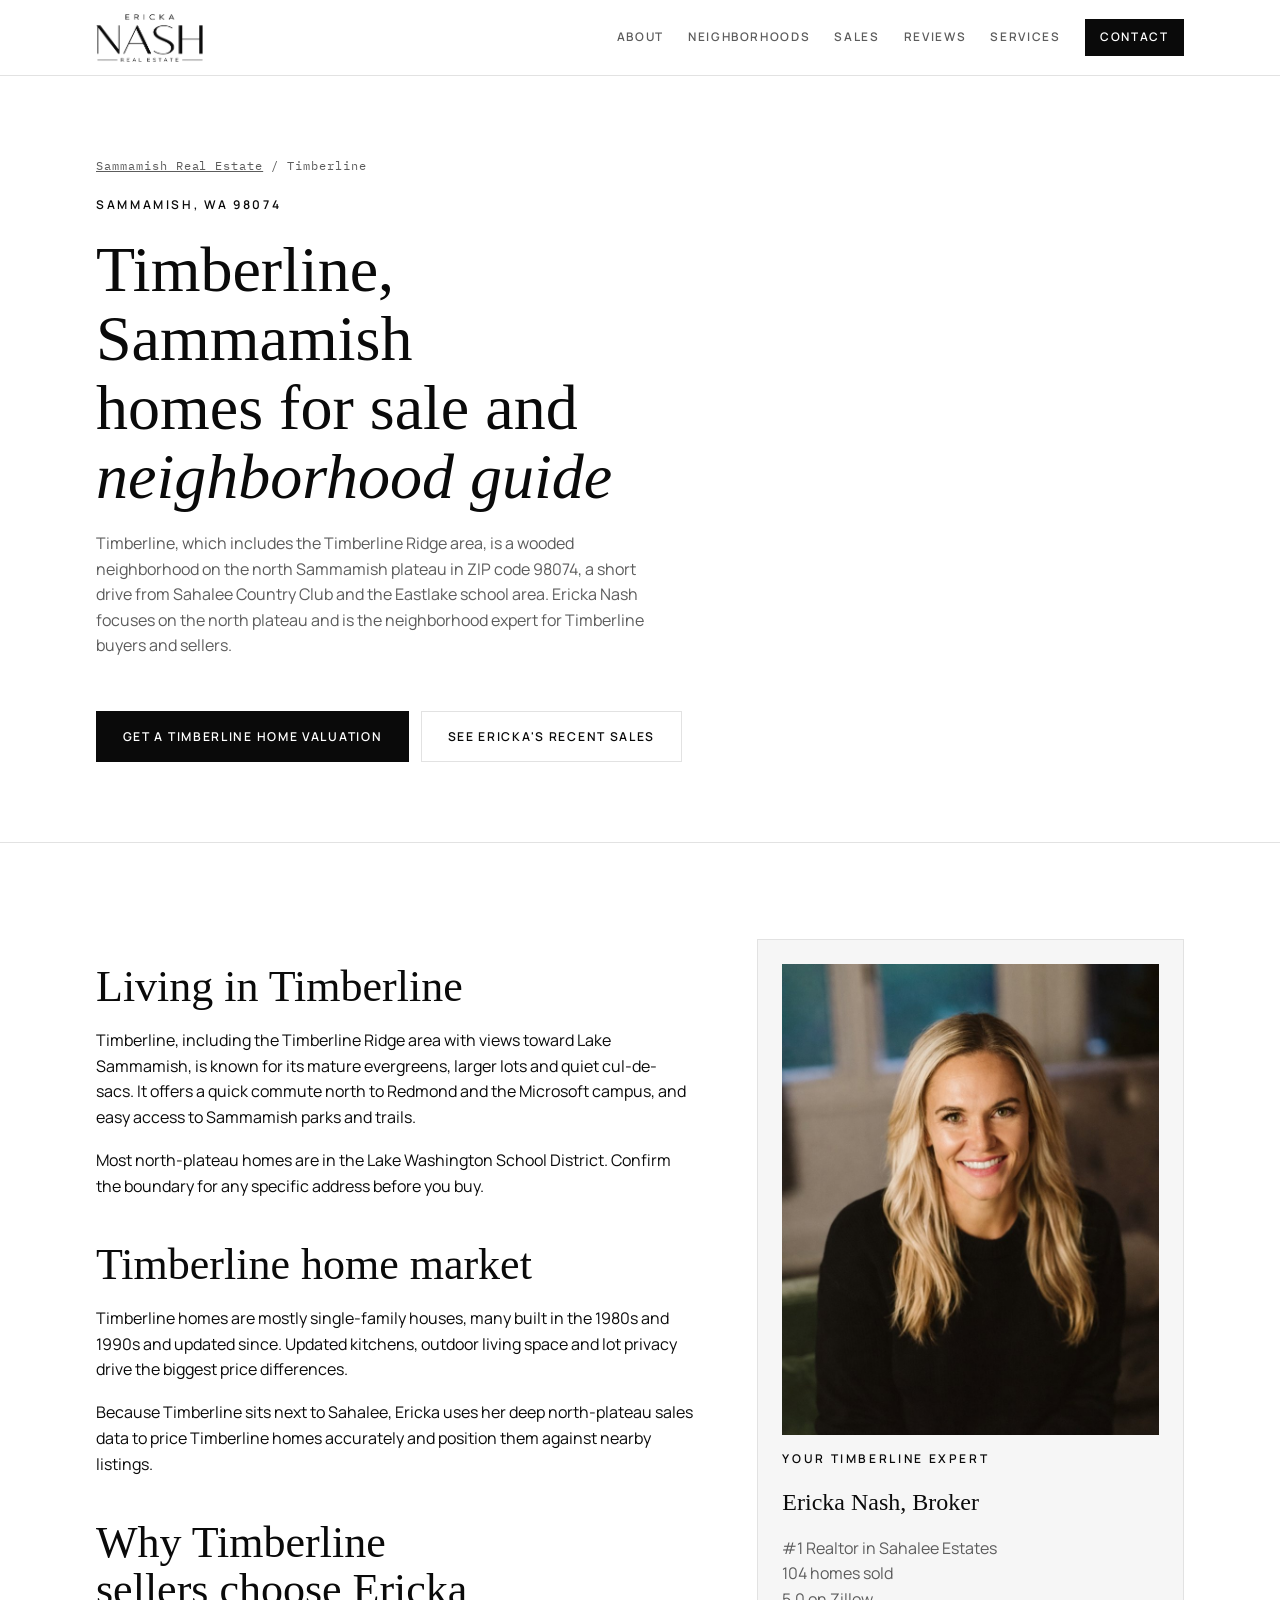
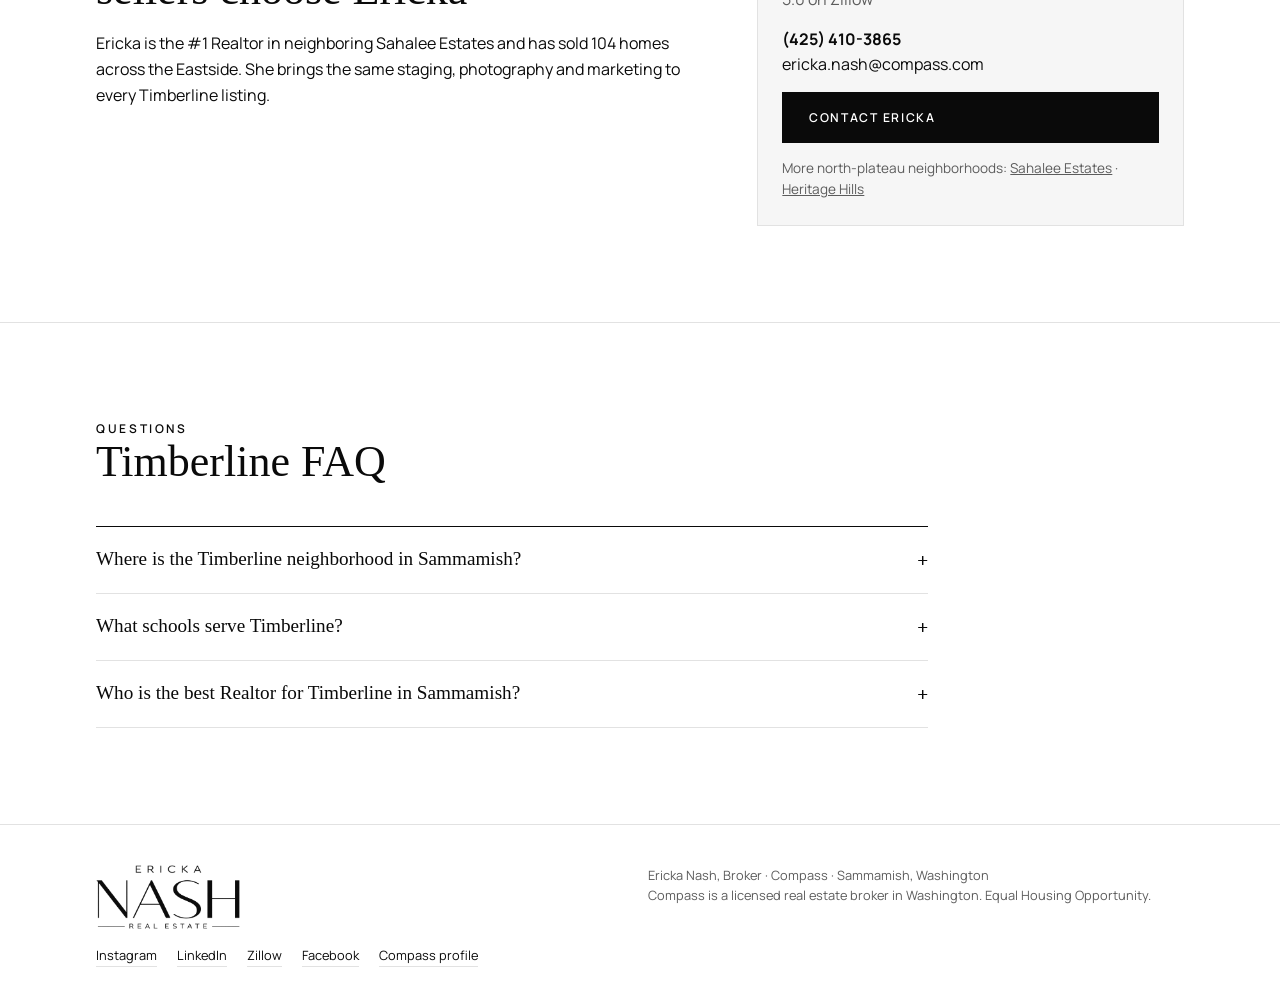
<file: timberline/index.html>
<!doctype html>
<html lang="en">
<head>
<meta charset="utf-8">
<meta name="viewport" content="width=device-width, initial-scale=1, viewport-fit=cover">
<title>Timberline Sammamish Homes for Sale | Neighborhood Guide | Ericka Nash, Realtor</title>
<meta name="description" content="Timberline homes for sale in Sammamish, WA 98074. Neighborhood guide, market insight and home valuations from Ericka Nash, a top Sammamish Realtor with Compass.">
<link rel="canonical" href="https://erickanash.com/timberline/">
<link rel="icon" href="/favicon.ico" sizes="any">
<link rel="icon" type="image/png" href="/favicon.png">
<link rel="apple-touch-icon" href="/images/apple-touch-icon.png">
<meta name="robots" content="index, follow, max-image-preview:large">
<meta property="og:type" content="article">
<meta property="og:site_name" content="Ericka Nash Real Estate">
<meta property="og:title" content="Timberline Sammamish Homes for Sale | Neighborhood Guide | Ericka Nash, Realtor">
<meta property="og:description" content="Timberline homes for sale in Sammamish, WA 98074. Neighborhood guide, market insight and home valuations from Ericka Nash, a top Sammamish Realtor with Compass.">
<meta property="og:url" content="https://erickanash.com/timberline/">
<meta property="og:image" content="https://erickanash.com/images/share-ericka-nash.jpg">
<meta property="og:image:width" content="1200">
<meta property="og:image:height" content="630">
<meta name="twitter:card" content="summary_large_image">
<link rel="preconnect" href="https://fonts.googleapis.com">
<link rel="preconnect" href="https://fonts.gstatic.com" crossorigin>
<link rel="stylesheet" href="https://fonts.googleapis.com/css2?family=Tinos:ital,wght@0,400;0,700;1,400&family=Manrope:wght@400;500;600;700&family=IBM+Plex+Mono:wght@400;500&display=swap">
<link rel="stylesheet" href="/styles.css">
<script type="application/ld+json">
{
 "@context": "https://schema.org",
 "@type": "BreadcrumbList",
 "itemListElement": [
  {
   "@type": "ListItem",
   "position": 1,
   "name": "Sammamish Real Estate",
   "item": "https://erickanash.com/"
  },
  {
   "@type": "ListItem",
   "position": 2,
   "name": "Timberline",
   "item": "https://erickanash.com/timberline/"
  }
 ]
}
</script>
<script type="application/ld+json">
{
 "@context": "https://schema.org",
 "@type": "WebPage",
 "name": "Timberline Sammamish Homes for Sale | Neighborhood Guide | Ericka Nash, Realtor",
 "url": "https://erickanash.com/timberline/",
 "about": {
  "@type": "Place",
  "name": "Timberline, Sammamish, WA",
  "address": {
   "@type": "PostalAddress",
   "addressLocality": "Sammamish",
   "addressRegion": "WA",
   "postalCode": "98074",
   "addressCountry": "US"
  }
 },
 "author": {
  "@id": "https://erickanash.com/#ericka"
 }
}
</script>
<script type="application/ld+json">
{
 "@context": "https://schema.org",
 "@type": "FAQPage",
 "mainEntity": [
  {
   "@type": "Question",
   "name": "Where is the Timberline neighborhood in Sammamish?",
   "acceptedAnswer": {
    "@type": "Answer",
    "text": "Timberline is on the north Sammamish plateau in ZIP code 98074, near Sahalee Country Club and the Eastlake school area."
   }
  },
  {
   "@type": "Question",
   "name": "What schools serve Timberline?",
   "acceptedAnswer": {
    "@type": "Answer",
    "text": "Timberline is in the Lake Washington School District. Schools are assigned by address, so check the LWSD school boundary maps (https://www.lwsd.org/students-families/families/attendance-areas/school-boundary-maps) to see which elementary, middle and high school serve a specific home."
   }
  },
  {
   "@type": "Question",
   "name": "Who is the best Realtor for Timberline in Sammamish?",
   "acceptedAnswer": {
    "@type": "Answer",
    "text": "Ericka Nash of Compass is a north-plateau specialist and the #1 Realtor in neighboring Sahalee Estates, with 104 homes sold and a 5.0 Zillow rating."
   }
  }
 ]
}
</script>
<script>
/* Start every refresh or fresh visit at the very top of the page */
(function () {
  if ("scrollRestoration" in history) history.scrollRestoration = "manual";
  var nav = performance.getEntriesByType && performance.getEntriesByType("navigation")[0];
  var reload = nav && nav.type === "reload";
  var fromSite = document.referrer && document.referrer.indexOf(location.host) !== -1;
  if (location.hash && (reload || !fromSite)) history.replaceState(null, "", location.pathname + location.search);
  if (!location.hash) {
    window.scrollTo(0, 0);
    addEventListener("load", function () { window.scrollTo(0, 0); });
  }
})();
</script>
</head>
<body>
<header class="site-head">
  <div class="wrap">
    <a class="mark mark-logo" href="/" aria-label="Ericka Nash Real Estate, home"><img src="/images/logo-black.png" width="900" height="403" alt="Ericka Nash Real Estate"></a>
    <button class="menu-btn" type="button" aria-expanded="false" aria-controls="menu-panel" aria-label="Menu"><span></span><span></span><span></span></button>
    <nav class="nav" aria-label="Primary">
      <a href="/#about">About</a>
      <a href="/#neighborhoods">Neighborhoods</a>
      <a href="/#listings">Sales</a>
      <a href="/#testimonials">Reviews</a>
      <a href="/#services">Services</a>
      <a class="cta-link" href="/#contact">Contact</a>
    </nav>
  </div>
  <nav class="menu-panel" id="menu-panel" aria-label="Menu" hidden>
    <a href="/#about">About</a>
    <a href="/#neighborhoods">Neighborhoods</a>
    <a href="/#listings">Sales</a>
    <a href="/#testimonials">Reviews</a>
    <a href="/#services">Services</a>
  </nav>
</header>

<main>
  <section class="page-hero">
    <div class="wrap">
      <nav class="crumbs" aria-label="Breadcrumb"><a href="/">Sammamish Real Estate</a> / Timberline</nav>
      <p class="eyebrow">Sammamish, WA 98074</p>
      <h1>Timberline, Sammamish homes for sale and <em>neighborhood guide</em></h1>
      <p class="lede">Timberline, which includes the Timberline Ridge area, is a wooded neighborhood on the north Sammamish plateau in ZIP code 98074, a short drive from Sahalee Country Club and the Eastlake school area. Ericka Nash focuses on the north plateau and is the neighborhood expert for Timberline buyers and sellers.</p>
      <div class="actions">
        <a class="btn btn-solid" href="/#contact">Get a Timberline home valuation</a>
        <a class="btn btn-ghost" href="/#listings">See Ericka's recent sales</a>
      </div>
    </div>
  </section>

  <section class="block" style="border-top:1px solid var(--line)">
    <div class="wrap two-col">
      <div class="prose">
          <h2>Living in Timberline</h2>
          <p>Timberline, including the Timberline Ridge area with views toward Lake Sammamish, is known for its mature evergreens, larger lots and quiet cul-de-sacs. It offers a quick commute north to Redmond and the Microsoft campus, and easy access to Sammamish parks and trails.</p>
          <p>Most north-plateau homes are in the Lake Washington School District. Confirm the boundary for any specific address before you buy.</p>
          <h2>Timberline home market</h2>
          <p>Timberline homes are mostly single-family houses, many built in the 1980s and 1990s and updated since. Updated kitchens, outdoor living space and lot privacy drive the biggest price differences.</p>
          <p>Because Timberline sits next to Sahalee, Ericka uses her deep north-plateau sales data to price Timberline homes accurately and position them against nearby listings.</p>
          <h2>Why Timberline sellers choose Ericka</h2>
          <p>Ericka is the #1 Realtor in neighboring Sahalee Estates and has sold 104 homes across the Eastside. She brings the same staging, photography and marketing to every Timberline listing.</p>
      </div>
      <aside class="aside-card">
        <img class="aside-photo" src="/images/ericka-nash.jpg" width="800" height="1000" alt="Ericka Nash, Sammamish Realtor" loading="lazy">
        <p class="eyebrow">Your Timberline expert</p>
        <p class="value">Ericka Nash, Broker</p>
        <p class="lede">#1 Realtor in Sahalee Estates<br>104 homes sold<br>5.0 on Zillow</p>
        <p><strong>(425) 410-3865</strong><br>ericka.nash@compass.com</p>
        <a class="btn btn-solid" href="/#contact">Contact Ericka</a>
        <p class="lede" style="font-size:.85rem">More north-plateau neighborhoods: <a href="/sahalee-estates/">Sahalee Estates</a> · <a href="/heritage-hills/">Heritage Hills</a></p>
      </aside>
    </div>
  </section>

  <section class="block">
    <div class="wrap">
      <div class="head-row"><div><p class="eyebrow">Questions</p><h2>Timberline FAQ</h2></div></div>
      <div class="faq">
        <details class="faq-item"><summary>Where is the Timberline neighborhood in Sammamish?</summary><p>Timberline is on the north Sammamish plateau in ZIP code 98074, near Sahalee Country Club and the Eastlake school area.</p></details>
        <details class="faq-item"><summary>What schools serve Timberline?</summary><p>Timberline is in the Lake Washington School District. Schools are assigned by address, so check the <a href="https://www.lwsd.org/students-families/families/attendance-areas/school-boundary-maps" target="_blank" rel="noopener">LWSD school boundary maps</a> to see which elementary, middle and high school serve a specific home.</p></details>
        <details class="faq-item"><summary>Who is the best Realtor for Timberline in Sammamish?</summary><p>Ericka Nash of Compass is a north-plateau specialist and the #1 Realtor in neighboring Sahalee Estates, with 104 homes sold and a 5.0 Zillow rating.</p></details>
      </div>
    </div>
  </section>
</main>

<footer>
  <div class="wrap">
    <img class="foot-logo" src="/images/logo-black.png" width="900" height="403" alt="Ericka Nash Real Estate" loading="lazy">
    <div>
      <p>Ericka Nash, Broker · Compass · Sammamish, Washington</p>
      <p>Compass is a licensed real estate broker in Washington. Equal Housing Opportunity.</p>
    </div>
    <div class="socials">
      <a href="https://www.instagram.com/ericka.nash.real.estate/" target="_blank" rel="noopener">Instagram</a>
      <a href="https://www.linkedin.com/in/erickanash/" target="_blank" rel="noopener">LinkedIn</a>
      <a href="https://www.zillow.com/profile/erickanash" target="_blank" rel="noopener">Zillow</a>
      <a href="https://www.facebook.com/share/1QBZ1ibz4Q/" target="_blank" rel="noopener">Facebook</a>
      <a href="https://www.compass.com/agents/ericka-nash/" target="_blank" rel="noopener">Compass profile</a>
    </div>
  </div>
</footer>
<script>
(() => {
  const btn = document.querySelector(".menu-btn"), panel = document.getElementById("menu-panel");
  const set = open => { btn.setAttribute("aria-expanded", open); panel.hidden = !open; };
  btn.addEventListener("click", () => set(panel.hidden));
  panel.querySelectorAll("a").forEach(a => a.addEventListener("click", () => set(false)));
  addEventListener("keydown", e => { if (e.key === "Escape") set(false); });
})();
</script>
</body>
</html>
</file>
<file: styles.css>
/* Layout: a black-and-white Compass-style estate page. White ground, black
   ink and black bands, with gray as the only secondary tone. A topographic
   contour field in the hero stands in for the Sahalee fairways; a sales
   ledger is the page's proof. */
:root {
  --fog: #ffffff;
  --paper: #f6f6f6;
  --ink: #0a0a0a;
  --fir: #0a0a0a;
  --brass: #0a0a0a;
  --mint: #ffffff;
  --muted: #5c5c5c;
  --line: #e2e2e2;
  --contour: rgba(0, 0, 0, .09);
  --on-fir: #ffffff;
  --on-fir-muted: #a6a6a6;
  --flag-bg: #efefef;
  --flag-fg: #333333;

  --display: "Times New Roman", "Tinos", Times, serif;
  --body: "Manrope", "Helvetica Neue", Arial, sans-serif;
  --mono: "IBM Plex Mono", ui-monospace, "SF Mono", Menlo, monospace;

  --step-0: 1rem;
  --step-1: 1.25rem;
  --step-2: 1.75rem;
  --step-3: clamp(2rem, 4vw, 2.75rem);
  --step-4: clamp(2.6rem, 7vw, 5rem);
  --wrap: 72rem;
}
@media (prefers-color-scheme: dark) {
  :root:not([data-theme="light"]) {
    --fog: #0a0a0a; --paper: #161616; --ink: #f2f2f2; --fir: #000000;
    --brass: #f2f2f2; --mint: #ffffff; --muted: #a6a6a6; --line: #2a2a2a;
    --contour: rgba(255, 255, 255, .08); --on-fir: #ffffff; --on-fir-muted: #a6a6a6;
    --flag-bg: #262626; --flag-fg: #dddddd;
    color-scheme: dark;
  }
}
:root[data-theme="dark"] {
  --fog: #0a0a0a; --paper: #161616; --ink: #f2f2f2; --fir: #000000;
  --brass: #f2f2f2; --mint: #ffffff; --muted: #a6a6a6; --line: #2a2a2a;
  --contour: rgba(255, 255, 255, .08); --on-fir: #ffffff; --on-fir-muted: #a6a6a6;
  --flag-bg: #262626; --flag-fg: #dddddd;
  color-scheme: dark;
}
/* On black bands the accent switches to white. */
.creds, .community, .listings-band { --brass: var(--mint); }

* { box-sizing: border-box; }
html { scroll-behavior: smooth; }
@media (prefers-reduced-motion: reduce) { html { scroll-behavior: auto; } *, *::before, *::after { animation: none !important; transition: none !important; } }
html, body { margin: 0; padding: 0; }
img { max-width: 100%; }
[hidden] { display: none !important; }
body {
  background: var(--fog); color: var(--ink);
  font-family: var(--body); font-size: var(--step-0); line-height: 1.6;
  -webkit-font-smoothing: antialiased;
}
a { color: inherit; }
:focus-visible { outline: 2px solid var(--brass); outline-offset: 3px; }

.wrap {
  max-width: var(--wrap); margin-inline: auto;
  padding-left: max(16px, env(safe-area-inset-left, 0px));
  padding-right: max(16px, env(safe-area-inset-right, 0px));
}
@media (min-width: 48rem) { .wrap { padding-left: max(32px, env(safe-area-inset-left, 0px)); padding-right: max(32px, env(safe-area-inset-right, 0px)); } }

h1, h2, h3 { font-family: var(--display); font-weight: 400; line-height: 1.08; margin: 0; text-wrap: balance; letter-spacing: -.01em; }
h2 { font-size: var(--step-3); }
h3 { font-size: var(--step-1); font-weight: 600; }
p { margin: 0; }
.eyebrow { font-family: var(--mono); font-size: .75rem; letter-spacing: .14em; text-transform: uppercase; color: var(--brass); }
.lede { color: var(--muted); max-width: 36rem; }

.flag {
  display: inline-block; font-family: var(--mono); font-size: .68rem; letter-spacing: .06em;
  text-transform: uppercase; background: var(--flag-bg); color: var(--flag-fg);
  padding: .15rem .45rem; border-radius: 3px; vertical-align: middle; white-space: nowrap;
}

/* Header */
.site-head { position: sticky; top: env(safe-area-inset-top, 0px); z-index: 10; background: color-mix(in srgb, var(--fog) 88%, transparent); backdrop-filter: blur(10px); border-bottom: 1px solid var(--line); }
.site-head .wrap { display: flex; align-items: center; justify-content: space-between; gap: 1rem; padding-block: .85rem; }
.mark { font-family: var(--display); font-size: 1.35rem; text-decoration: none; letter-spacing: .02em; }
.mark span { color: var(--brass); font-style: italic; }
.nav { display: flex; gap: 1.5rem; font-size: .88rem; font-weight: 500; }
.nav a { text-decoration: none; color: var(--muted); }
.nav a:hover { color: var(--ink); }
.nav .cta-link { color: var(--ink); border-bottom: 1px solid var(--brass); }
@media (max-width: 46rem) { .nav a:not(.cta-link) { display: none; } }

/* Hero */
.hero { position: relative; overflow: hidden; border-bottom: 1px solid var(--line); }
#topo { position: absolute; inset: 0; width: 100%; height: 100%; pointer-events: none; }
.hero .wrap { position: relative; display: grid; gap: 2.5rem; padding-block: clamp(3rem, 8vw, 6rem); grid-template-columns: 1fr; align-items: end; }
@media (min-width: 56rem) { .hero .wrap { grid-template-columns: 1.35fr 1fr; } }
.hero h1 { font-size: var(--step-4); margin-block: 1rem 1.5rem; }
.hero h1 em { color: var(--brass); }
.hero .lede { font-size: 1.08rem; }
.actions { display: flex; flex-wrap: wrap; gap: .75rem; margin-top: 2rem; }
.btn { display: inline-flex; align-items: center; gap: .5rem; font: 600 .92rem var(--body); padding: .85rem 1.4rem; border-radius: 2px; text-decoration: none; border: 1px solid var(--fir); cursor: pointer; }
.btn-solid { background: var(--fir); color: var(--on-fir); }
.btn-solid:hover { background: var(--brass); border-color: var(--brass); }
.btn-ghost { background: transparent; color: var(--ink); border-color: var(--line); }
.btn-ghost:hover { border-color: var(--ink); }

.portrait { position: relative; max-width: 24rem; width: 100%; justify-self: center; }
.portrait-frame {
  aspect-ratio: 4 / 5; max-width: 100%; background: var(--fir); color: var(--on-fir);
  display: grid; place-items: center; position: relative; overflow: hidden;
}
.portrait-frame img { width: 100%; height: 100%; object-fit: cover; display: block; }
.portrait-frame .initials { font-family: var(--display); font-size: clamp(4rem, 12vw, 7rem); font-style: italic; color: var(--brass); }
.portrait-frame .flag { position: absolute; top: 1rem; left: 1rem; }
.portrait figcaption { display: flex; justify-content: space-between; gap: 1rem; margin-top: .75rem; font-family: var(--mono); font-size: .75rem; color: var(--muted); }

/* Credentials band */
.creds { background: var(--fir); color: var(--on-fir); }
.creds .wrap { display: grid; grid-template-columns: repeat(auto-fit, minmax(11rem, 1fr)); gap: 0; padding-block: 0; }
.cred { padding: 2rem 1.25rem 2rem 0; border-bottom: 1px solid rgba(255,255,255,.08); }
@media (min-width: 56rem) { .cred { border-bottom: 0; border-right: 1px solid rgba(255,255,255,.1); padding-left: 1.5rem; } .cred:first-child { padding-left: 0; } .cred:last-child { border-right: 0; } }
.cred .num { font-family: var(--display); font-size: 2.4rem; line-height: 1; color: var(--brass); font-variant-numeric: lining-nums tabular-nums; }
.cred .num { white-space: nowrap; font-size: clamp(1.9rem, 8vw, 2.4rem); }
.cred .what { margin-top: .6rem; font-size: .9rem; color: var(--on-fir-muted); line-height: 1.45; }

/* Sections */
section.block { padding-block: clamp(3.5rem, 8vw, 6rem); }
section.block + section.block { border-top: 1px solid var(--line); }
.head-row { display: grid; gap: 1rem; margin-bottom: 2.5rem; }
@media (min-width: 56rem) { .head-row { grid-template-columns: 1fr 1fr; align-items: end; gap: 3rem; } }
@media (min-width: 56rem) { .head-row-stack { grid-template-columns: 1fr; gap: 1rem; } .head-row-stack .lede { max-width: none; } }

.about { display: grid; gap: 2.5rem; grid-template-areas: "copy" "photo" "facts"; }
.about > .about-copy { grid-area: copy; }
.about > .about-photo { grid-area: photo; margin: 0; }
.about > .facts { grid-area: facts; }
@media (min-width: 56rem) {
  .about { grid-template-columns: 1.1fr 1fr; grid-template-rows: auto 1fr; grid-template-areas: "copy photo" "facts photo"; column-gap: 4.5rem; row-gap: 2.5rem; align-items: start; }
  .about > .about-photo { align-self: stretch; }
  .about > .facts { align-self: end; }
  .about > .about-photo img { height: 100%; object-fit: cover; }
}
.about-copy { display: grid; gap: 1.1rem; max-width: 38rem; }
.about-copy p:first-child { font-family: var(--display); font-size: var(--step-2); line-height: 1.25; }
.facts { display: grid; gap: 0; align-content: start; border-top: 1px solid var(--ink); }
.fact { display: grid; grid-template-columns: 9rem 1fr; gap: 1rem; padding-block: .9rem; border-bottom: 1px solid var(--line); font-size: .95rem; }
.fact dt { font-family: var(--mono); font-size: .75rem; text-transform: uppercase; letter-spacing: .1em; color: var(--muted); padding-top: .2rem; }
.fact dd { margin: 0; min-width: 0; }
@media (max-width: 30rem) { .fact { grid-template-columns: 1fr; gap: .2rem; } }

/* Sahalee feature */
.sahalee { background: var(--paper); }
.sahalee-grid { display: grid; gap: 2.5rem; }
.sahalee-grid > .about-photo { margin: 0; }
@media (min-width: 56rem) {
  .sahalee-grid { grid-template-columns: 1.1fr 1fr; column-gap: 4rem; row-gap: 3rem; align-items: center; }
  .sahalee-grid > .sahalee-copy { grid-column: 1 / -1; }
  .sahalee-copy .lede { max-width: none; }
}
.sahalee h2 em { color: var(--brass); }
.sahalee-copy { display: grid; gap: 1rem; }
.scorecard { border: 1px solid var(--line); background: var(--fog); }
.scorecard table { width: 100%; border-collapse: collapse; font-variant-numeric: tabular-nums; }
.scorecard caption { text-align: left; padding: 1rem 1.25rem; font-family: var(--mono); font-size: .75rem; text-transform: uppercase; letter-spacing: .12em; color: var(--muted); border-bottom: 1px solid var(--line); }
.scorecard th, .scorecard td { padding: .8rem 1.25rem; text-align: left; border-bottom: 1px solid var(--line); font-size: .92rem; }
.scorecard th { font-weight: 500; color: var(--muted); }
.scorecard td { text-align: right; font-family: var(--mono); }
.scorecard tr:last-child th, .scorecard tr:last-child td { border-bottom: 0; }

.sahalee > .wrap + .wrap { margin-top: 3rem; }
.hoods { display: grid; grid-template-columns: repeat(auto-fit, minmax(16rem, 1fr)); gap: 1px; background: var(--line); border: 1px solid var(--line); }
.hood { background: var(--fog); padding: 1.5rem; display: grid; gap: .6rem; align-content: start; }
.hood .zip { font-family: var(--mono); font-size: .72rem; color: var(--brass); letter-spacing: .08em; }
.hood p { color: var(--muted); font-size: .93rem; }
.hood-tag { justify-self: start; font-family: var(--mono); font-size: .7rem; text-transform: uppercase; letter-spacing: .08em; border: 1px solid var(--brass); color: var(--brass); padding: .15rem .5rem; border-radius: 2px; }
.hood-note { margin-top: 1rem; font-size: .85rem; color: var(--muted); }

/* Ledger */
.ledger-tools { display: flex; flex-wrap: wrap; gap: .5rem; margin-bottom: 1.25rem; }
.chip { font: 500 .85rem var(--body); padding: .45rem .9rem; border: 1px solid var(--line); background: transparent; color: var(--muted); border-radius: 999px; cursor: pointer; }
.chip[aria-pressed="true"] { background: var(--ink); color: var(--fog); border-color: var(--ink); }
.ledger-scroll { overflow-x: auto; border-top: 1px solid var(--ink); }
.ledger { width: 100%; border-collapse: collapse; min-width: 40rem; font-variant-numeric: tabular-nums; }
.ledger th { text-align: left; font-family: var(--mono); font-weight: 500; font-size: .7rem; letter-spacing: .1em; text-transform: uppercase; color: var(--muted); padding: .8rem .75rem .8rem 0; border-bottom: 1px solid var(--line); }
.ledger td { padding: .85rem .75rem .85rem 0; border-bottom: 1px solid var(--line); font-size: .93rem; vertical-align: baseline; }
.ledger td.addr { font-weight: 600; }
.ledger td.num, .ledger th.num { text-align: right; font-family: var(--mono); }
.ledger td.price { text-align: right; font-family: var(--display); font-size: 1.1rem; padding-right: 0; }
.ledger th.price { text-align: right; padding-right: 0; }
.ledger tr:hover td { background: var(--paper); }
.status { font-family: var(--mono); font-size: .7rem; text-transform: uppercase; letter-spacing: .08em; padding: .1rem .4rem; border: 1px solid currentColor; border-radius: 2px; }
.status.active { color: var(--brass); }
.status.pending { color: var(--muted); }
.status.sold { color: var(--ink); }
.ledger-foot { display: flex; flex-wrap: wrap; justify-content: space-between; gap: 1rem; margin-top: 1rem; font-size: .85rem; color: var(--muted); }
.ledger-foot strong { font-family: var(--mono); color: var(--ink); font-weight: 500; }

/* Areas */
.areas { display: grid; grid-template-columns: repeat(auto-fit, minmax(15rem, 1fr)); gap: 1px; background: var(--line); border: 1px solid var(--line); }
.area { background: var(--fog); padding: 1.5rem; display: grid; gap: .5rem; align-content: start; }
.area .zip { font-family: var(--mono); font-size: .72rem; color: var(--brass); letter-spacing: .08em; }
.area p { color: var(--muted); font-size: .93rem; }

/* Services */
.services { display: grid; gap: 2.5rem; grid-template-columns: repeat(auto-fit, minmax(16rem, 1fr)); }
.service { display: grid; gap: .75rem; align-content: start; }
.service .who { font-family: var(--mono); font-size: .72rem; text-transform: uppercase; letter-spacing: .12em; color: var(--brass); }
.service ul { margin: .25rem 0 0; padding: 0; list-style: none; display: grid; gap: .45rem; }
.service li { padding-left: 1.1rem; position: relative; color: var(--muted); font-size: .95rem; }
.service li::before { content: ""; position: absolute; left: 0; top: .7em; width: .5rem; height: 1px; background: var(--brass); }

/* Testimonials */
.quotes { display: grid; gap: 2rem; grid-template-columns: repeat(auto-fit, minmax(17rem, 1fr)); }
.quote { display: grid; gap: 1rem; align-content: start; }
.quote blockquote { margin: 0; font-family: var(--display); font-size: 1.3rem; line-height: 1.35; font-style: italic; }
.quote cite { font-style: normal; font-size: .85rem; color: var(--muted); }

/* Social */
.social-grid { display: grid; gap: 2.5rem; }
@media (min-width: 56rem) { .social-grid { grid-template-columns: 1fr 1.2fr; gap: 4rem; align-items: center; } }
.social-copy { display: grid; gap: 1rem; align-content: start; }
.social-copy .actions { margin-top: .5rem; }
.social-links { list-style: none; margin: .5rem 0 0; padding: 0; display: flex; flex-wrap: wrap; gap: .5rem 1.5rem; font-size: .92rem; }
.social-links a { color: var(--ink); text-decoration: none; border-bottom: 1px solid var(--brass); }
.ig-feed { display: grid; grid-template-columns: repeat(2, minmax(0, 1fr)); gap: .75rem; }
.ig-feed.has-embeds { grid-template-columns: repeat(auto-fit, minmax(16rem, 1fr)); }
.ig-tile { aspect-ratio: 1; max-width: 100%; background: var(--fir); color: var(--on-fir); display: flex; align-items: flex-end; padding: 1rem; text-decoration: none; position: relative; overflow: hidden; }
.ig-tile::before { content: ""; position: absolute; inset: 0; background: repeating-radial-gradient(circle at 80% 20%, transparent 0 14px, var(--contour) 14px 15px); opacity: .9; }
.ig-tile:nth-child(2), .ig-tile:nth-child(3) { background: var(--paper); color: var(--ink); border: 1px solid var(--line); }
.ig-tile span { position: relative; font-family: var(--display); font-size: 1.15rem; font-style: italic; }
.ig-tile:hover span { color: var(--brass); }
.ig-feed .instagram-media { min-width: 0 !important; max-width: 100% !important; margin: 0 !important; }

/* Community */
.community { background: var(--fir); color: var(--on-fir); }
.community .wrap { display: grid; gap: 2rem; padding-block: clamp(3rem, 7vw, 5rem); }
@media (min-width: 56rem) { .community .wrap { grid-template-columns: 1fr 1.3fr; gap: 4rem; align-items: start; } }
.community .lede { color: var(--on-fir-muted); }
.sponsor-list { list-style: none; margin: 0; padding: 0; display: grid; gap: 0; border-top: 1px solid rgba(255,255,255,.15); }
.sponsor-list li { display: flex; justify-content: space-between; gap: 1rem; padding-block: .9rem; border-bottom: 1px solid rgba(255,255,255,.12); }
.sponsor-list span:last-child { font-family: var(--mono); font-size: .75rem; color: var(--on-fir-muted); text-align: right; }

/* Contact */
.contact-grid { display: grid; gap: 3rem; }
@media (min-width: 56rem) { .contact-grid { grid-template-columns: 1fr 1.2fr; gap: 4rem; } }
.reach { display: grid; gap: 1.5rem; align-content: start; }
.reach-item { display: grid; gap: .25rem; }
.reach-item .label { font-family: var(--mono); font-size: .72rem; text-transform: uppercase; letter-spacing: .12em; color: var(--muted); }
.reach-item .value { font-family: var(--display); font-size: 1.5rem; user-select: all; overflow-wrap: anywhere; }
.reach-item .phone { font-family: var(--body); font-weight: 500; font-size: 1.4rem; letter-spacing: .01em; font-variant-numeric: lining-nums tabular-nums; color: inherit; text-decoration: none; user-select: text; }
form { display: grid; gap: 1rem; }
.row2 { display: grid; gap: 1rem; grid-template-columns: repeat(auto-fit, minmax(13rem, 1fr)); }
label { display: grid; gap: .35rem; font-size: .82rem; font-weight: 600; }
input, select, textarea {
  font: 400 1rem var(--body); color: var(--ink); background: var(--paper);
  border: 1px solid var(--line); border-radius: 2px; padding: .75rem .85rem; width: 100%;
}
input:focus, select:focus, textarea:focus { outline: none; border-color: var(--brass); }
textarea { min-height: 7rem; resize: vertical; }
.form-note { font-size: .85rem; color: var(--muted); }
.form-note[data-state="sent"] { color: var(--brass); }

footer { border-top: 1px solid var(--line); }
footer .wrap { display: grid; gap: 1rem; padding-block: 2.5rem; font-size: .8rem; color: var(--muted); }
@media (min-width: 56rem) { footer .wrap { grid-template-columns: 1fr 1fr; } }
footer .socials { display: flex; flex-wrap: wrap; gap: 1.25rem; }
footer .socials a { color: var(--ink); text-decoration: none; border-bottom: 1px solid var(--line); }

/* Neighborhood links, FAQ, subpages */
.hood h3 a { text-decoration: none; }
.hood h3 a:hover { color: var(--brass); }
.hood-link { font-size: .88rem; font-weight: 600; color: var(--ink); text-decoration: none; border-bottom: 1px solid var(--brass); justify-self: start; }
.faq { border-top: 1px solid var(--ink); max-width: 52rem; }
.faq-item { border-bottom: 1px solid var(--line); }
.faq-item summary { cursor: pointer; padding-block: 1.1rem; font-family: var(--display); font-size: 1.2rem; list-style: none; display: flex; justify-content: space-between; gap: 1rem; }
.faq-item summary::-webkit-details-marker { display: none; }
.faq-item summary::after { content: "+"; color: var(--brass); font-family: var(--mono); }
.faq-item[open] summary::after { content: "–"; }
.faq-item p { padding-bottom: 1.2rem; color: var(--muted); max-width: 44rem; }
.crumbs { font-family: var(--mono); font-size: .75rem; letter-spacing: .08em; color: var(--muted); }
.crumbs a { color: var(--muted); }
.page-hero .wrap { padding-block: clamp(3rem, 7vw, 5rem); display: grid; gap: 1.25rem; }
.page-hero h1 { font-size: clamp(2.2rem, 5.5vw, 4rem); max-width: 18ch; }
.page-hero h1 em { color: var(--brass); }
.prose { display: grid; gap: 1.1rem; max-width: 42rem; }
.prose h2 { margin-top: 1.5rem; }
.two-col { display: grid; gap: 3rem; }
@media (min-width: 56rem) { .two-col { grid-template-columns: 1.4fr 1fr; gap: 4rem; align-items: start; } }
.aside-card { border: 1px solid var(--line); background: var(--paper); padding: 1.5rem; display: grid; gap: .9rem; }
.aside-card .value { font-family: var(--display); font-size: 1.5rem; }
.aside-photo { width: 100%; max-width: 100%; height: auto; aspect-ratio: 4 / 5; object-fit: cover; }

/* Listing strip: a horizontal, swipeable row on a navy band */
.listings-band { background: var(--fir); color: var(--on-fir); }
.listings-band .lede { color: var(--on-fir-muted); }
.strip-head { display: flex; flex-wrap: wrap; justify-content: space-between; align-items: end; gap: 1.5rem; margin-bottom: 2rem; }
.strip-head > div:first-child { display: grid; gap: .75rem; max-width: 40rem; }
.strip-nav { display: flex; gap: .5rem; }
.strip-btn { width: 3rem; height: 3rem; border-radius: 50%; border: 1px solid var(--on-fir-muted); background: transparent; color: var(--on-fir); font-size: 1.2rem; cursor: pointer; }
.strip-btn:hover { background: var(--mint); border-color: var(--mint); color: var(--fir); }
.gallery { display: flex; gap: 1.25rem; overflow-x: auto; scroll-snap-type: x mandatory; scroll-padding-left: 0; padding-bottom: 1.25rem; scrollbar-color: var(--mint) transparent; }
.gal-card { flex: 0 0 min(19rem, 78vw); scroll-snap-align: start; display: grid; gap: .75rem; text-decoration: none; color: var(--on-fir); }
.gal-tile { display: block; overflow: hidden; aspect-ratio: 396 / 530; max-width: 100%; background: var(--fog); }
.gal-tile img { width: 100%; height: 100%; object-fit: cover; display: block; transition: transform .5s ease; }
.gal-card:hover .gal-tile img { transform: scale(1.04); }
.gal-meta { display: flex; justify-content: space-between; gap: .75rem; align-items: baseline; }
.gal-meta strong { font-family: var(--display); font-weight: 400; font-size: 1.2rem; }
.gal-meta span { font-family: var(--mono); font-size: .7rem; letter-spacing: .1em; text-transform: uppercase; color: var(--mint); white-space: nowrap; }
.gal-card.end { flex-basis: min(16rem, 70vw); align-content: center; justify-items: start; border: 1px solid var(--navy-line, rgba(255,255,255,.18)); padding: 1.5rem; }
.gal-card.end strong { font-family: var(--display); font-weight: 400; font-size: 1.6rem; line-height: 1.2; }
.gal-card.end span { color: var(--mint); font-weight: 600; }

/* Compass-style details: utility bar, uppercase nav and buttons, CTA band */
.topbar { background: var(--fir); color: var(--on-fir); font-size: .78rem; letter-spacing: .12em; text-transform: uppercase; }
.topbar .wrap { display: flex; justify-content: space-between; gap: 1rem; padding-block: .55rem; flex-wrap: wrap; }
.topbar a { color: var(--on-fir); text-decoration: none; }
.topbar .tb-right { display: flex; gap: 1.5rem; }
@media (max-width: 40rem) { .topbar .tb-left { display: none; } }
.nav { text-transform: uppercase; letter-spacing: .14em; font-size: .74rem; font-weight: 600; }
.nav .cta-link { border: 1px solid var(--ink); padding: .5rem .9rem; }
.btn { text-transform: uppercase; letter-spacing: .14em; font-size: .76rem; padding: 1rem 1.6rem; border-radius: 0; }
.btn-solid:hover { background: transparent; color: var(--ink); border-color: var(--ink); }
.listings-band .btn-solid:hover, .cta-band .btn:hover { color: var(--on-fir); border-color: var(--on-fir); }
.eyebrow { font-family: var(--body); font-weight: 600; letter-spacing: .22em; }
.cta-band { background: var(--fir); color: var(--on-fir); text-align: center; border-top: 1px solid var(--line); }
.cta-band .wrap { padding-block: clamp(4rem, 9vw, 7rem); display: grid; gap: 1.5rem; justify-items: center; }
.cta-band h2 { font-size: clamp(2.2rem, 6vw, 4rem); max-width: 16ch; }
.cta-band p { color: var(--on-fir-muted); max-width: 34rem; }
.cta-band .btn { background: var(--on-fir); color: var(--fir); border-color: var(--on-fir); }
.cta-band .btn:hover { background: transparent; }
.creds, .community, .listings-band { border-block: 1px solid var(--line); }
.nav { align-items: center; }

/* Fixed black header with white type */
.topbar { border-bottom: 1px solid rgba(255,255,255,.12); }
.site-head { background: var(--fir); color: var(--on-fir); border-bottom: 1px solid rgba(255,255,255,.12); backdrop-filter: none; }
.site-head .mark, .site-head .mark span { color: var(--on-fir); }
.site-head .nav a { color: var(--on-fir-muted); }
.site-head .nav a:hover { color: var(--on-fir); }
.site-head .nav .cta-link { color: var(--on-fir); border-color: var(--on-fir); }
.site-head .nav .cta-link:hover { background: var(--on-fir); color: var(--fir); }
.site-head :focus-visible { outline-color: var(--on-fir); }

/* Bodoni draws "#" as a hairline; set it in the sans at a heavy weight */
.hash { font-family: var(--body); font-weight: 700; font-size: .78em; vertical-align: .08em; margin-right: .04em; }

/* Dark hero with Ericka's portrait */
.hero-dark { background: var(--fir); color: var(--on-fir); --ink: var(--on-fir); --muted: var(--on-fir-muted); --brass: var(--on-fir); --contour: rgba(255,255,255,.07); --line: rgba(255,255,255,.15); border-bottom: 0; }
.hero-dark .btn-solid { background: var(--on-fir); color: var(--fir); border-color: var(--on-fir); }
.hero-dark .btn-solid:hover { background: transparent; color: var(--on-fir); }
.hero-dark .btn-ghost { color: var(--on-fir); border-color: rgba(255,255,255,.4); }
.hero-dark .btn-ghost:hover { border-color: var(--on-fir); }
.hero-dark .wrap { align-items: center; }
@media (min-width: 56rem) { .hero-dark .wrap { grid-template-columns: 1.05fr 1fr; } }
.hero-photo { max-width: 34rem; margin: 0; }
.hero-photo img { width: 100%; height: auto; display: block; }
.hero-dark h1 { font-size: clamp(2.6rem, 5.6vw, 4.4rem); }

/* Reusable black band: flips the tokens so everything inside reads white */
.band-dark { background: var(--fir); color: var(--on-fir); --ink: var(--on-fir); --muted: var(--on-fir-muted); --brass: var(--on-fir); --line: rgba(255,255,255,.15); border-top: 0 !important; }
.band-dark .about-copy p { color: var(--on-fir-muted); }
.band-dark .about-copy p:first-child { color: var(--on-fir); }
.band-dark .area { background: rgba(255,255,255,.04); }

/* Featured review */
.quote-feature { margin: 0 0 3rem; padding: clamp(1.5rem, 4vw, 3rem); background: var(--fir); color: var(--on-fir); display: grid; gap: 1.25rem; }
.quote-feature blockquote { margin: 0; display: grid; gap: 1rem; font-family: var(--display); font-style: italic; font-size: clamp(1.15rem, 2.2vw, 1.45rem); line-height: 1.45; max-width: 60rem; }
.quote-feature blockquote p { margin: 0; }
.quote-feature cite { font-style: normal; font-size: .85rem; color: var(--on-fir-muted); letter-spacing: .04em; }
#testimonials .quotes { grid-template-columns: repeat(auto-fit, minmax(18rem, 1fr)); }
.h1-line { display: block; }
.h1-dash { color: #fff; -webkit-text-stroke: .035em #fff; }
.about-photo { margin: 1.4rem 0 0; }
.about-photo img { display: block; width: 100%; height: auto; }
.area-more { margin-top: .25rem; }
.area-more summary { cursor: pointer; list-style: none; display: inline-flex; align-items: center; gap: .45rem; font-size: .74rem; letter-spacing: .14em; text-transform: uppercase; font-weight: 600; color: var(--ink); padding: .35rem 0; border-bottom: 1px solid var(--ink); }
.area-more summary::-webkit-details-marker { display: none; }
.area-more summary::after { content: "+"; font-size: 1rem; line-height: 1; letter-spacing: 0; }
.area-more[open] summary::after { content: "\2013"; }
.area-more ul { margin: 1rem 0 0; padding: 0; list-style: none; display: grid; gap: .75rem; }
.area-more li { color: var(--muted); font-size: .93rem; line-height: 1.55; }
.area-more li strong { color: var(--ink); font-weight: 600; }
.areas { gap: 0; background: none; border: 0; grid-template-columns: repeat(auto-fit, minmax(13rem, 1fr)); }
.area { border: 1px solid var(--line); margin: 0 -1px -1px 0; }
@media (min-width: 64rem) { .areas { grid-template-columns: repeat(5, 1fr); } }
.gal-tile { aspect-ratio: 1 / 1; }
.listings-band .lede a { color: var(--on-fir); text-decoration: underline; text-underline-offset: .2em; }
/* White fixed header with black Contact button */
.topbar { background: #ffffff; color: #0a0a0a; border-bottom: 1px solid #e2e2e2; }
.topbar a { color: #0a0a0a; }
.site-head { background: #ffffff; color: #0a0a0a; border-bottom: 1px solid #e2e2e2; }
.site-head .mark, .site-head .mark span { color: #0a0a0a; }
.site-head .nav a { color: #5c5c5c; }
.site-head .nav a:hover { color: #0a0a0a; }
.site-head .nav .cta-link { background: #0a0a0a; color: #ffffff; border-color: #0a0a0a; }
.site-head .nav .cta-link:hover { background: #ffffff; color: #0a0a0a; border-color: #0a0a0a; }
.site-head :focus-visible, .topbar :focus-visible { outline-color: #0a0a0a; }
/* Instagram: heading on top, videos underneath on every screen size */
@media (min-width: 56rem) { .social-grid { grid-template-columns: 1fr; gap: 2.5rem; align-items: start; } }
.social-copy { max-width: 46rem; }
@media (min-width: 56rem) { .ig-feed.has-embeds { grid-template-columns: repeat(3, minmax(0, 1fr)); } }
/* Featured video tour under the listings strip */
.tour { display: grid; gap: 2rem; margin-top: 3.5rem; padding-top: 3rem; border-top: 1px solid rgba(255,255,255,.15); align-items: center; }
@media (min-width: 56rem) { .tour { grid-template-columns: auto 1fr; gap: 4rem; } }
.tour-video video { display: block; width: 100%; max-width: 22rem; height: auto; aspect-ratio: 9 / 16; background: #000; margin-inline: auto; }
@media (min-width: 56rem) { .tour-video video { width: auto; height: min(80vh, 40rem); max-width: none; } }
.tour-copy { display: grid; gap: 1rem; justify-items: start; max-width: 32rem; }
.tour-copy h3 { font-family: var(--display); font-weight: 400; font-size: var(--step-2, 2rem); line-height: 1.15; margin: 0; color: var(--on-fir); }
.tour-copy h3 .tour-street, .tour-copy h3 .tour-city { display: block; }
.tour-copy .btn-solid { background: #ffffff; color: #0a0a0a; border: 1px solid #ffffff; }
.tour-copy .btn-solid:hover { background: transparent; color: #ffffff; }
.mark span { font-style: normal; }
/* Stats grid: more visible divider lines */
.cred { border-bottom: 1px solid rgba(255,255,255,.28); }
@media (max-width: 55.99rem) {
  .creds .wrap { grid-template-columns: repeat(2, minmax(0, 1fr)); }
  .cred:nth-child(odd) { border-right: 1px solid rgba(255,255,255,.28); }
  .cred:nth-child(even) { padding-left: 1.25rem; }
  .cred:nth-last-child(-n+2) { border-bottom: 0; }
}
@media (min-width: 56rem) { .cred { border-bottom: 0; border-right: 1px solid rgba(255,255,255,.28); } .cred:last-child { border-right: 0; } }
/* Ericka Nash Real Estate logo */
.mark-logo { display: inline-flex; align-items: center; line-height: 0; }
.mark-logo img { display: block; height: 2.6rem; width: auto; }
@media (min-width: 56rem) { .mark-logo img { height: 3rem; } }
.contact-logo { display: block; width: 12rem; height: auto; margin-bottom: .5rem; }
.foot-logo { display: block; width: 9rem; height: auto; }

/* Video tour: title and paragraph above the video, button below */
.tour { grid-template-columns: 1fr; gap: 1.5rem; align-items: start; }
@media (min-width: 56rem) { .tour { grid-template-columns: 1fr; gap: 2rem; } }
.tour-video video { margin-inline: 0; }
.tour-next { margin-top: 2rem; padding-top: 2.5rem; border-top: 1px solid rgba(255,255,255,.15); max-width: none; }
.hero .lede + .lede { margin-top: 1.1rem; }
.tour-copy .tour-facts { font-family: var(--mono); font-size: .8rem; letter-spacing: .02em; color: var(--on-fir, #fff); opacity: .8; margin: 0; }
/* Draft placeholders on unpublished pages */
.draft-note { background: #fff6d6; border-left: 3px solid #c9a227; padding: .6rem .8rem; font-size: .9rem; color: #5a4a10; }
.draft-case { display: grid; gap: .5rem; border: 1px dashed var(--line); padding: 1rem; }

/* Video tours: swipeable carousel on mobile, three across on desktop */
.tour { display: flex; gap: 1rem; overflow-x: auto; scroll-snap-type: x mandatory; -webkit-overflow-scrolling: touch; scrollbar-width: none; padding-bottom: .5rem; grid-template-columns: none; }
.tour::-webkit-scrollbar { display: none; }
.tour-card { flex: 0 0 86%; scroll-snap-align: start; display: grid; gap: 1.25rem; align-content: start; }
.tour-card .tour-copy { max-width: none; }
.tour-card .tour-video video { width: 100%; max-width: none; height: auto; }
.tour-hint { font-family: var(--mono); font-size: .75rem; letter-spacing: .08em; text-transform: uppercase; color: var(--on-fir-muted, #a6a6a6); margin: .75rem 0 0; }
@media (min-width: 56rem) {
  .tour { display: grid; grid-template-columns: repeat(3, 1fr); grid-template-rows: auto auto auto; gap: 1.25rem 2rem; overflow: visible; }
  .tour-card { grid-row: span 3; grid-template-rows: subgrid; gap: 1.25rem; }
  .tour-card .tour-video video { height: auto; }
  .tour-copy h3 { font-size: 1.6rem; }
  .tour-hint { display: none; }
}
.tour-card .tour-copy { align-content: start; }

/* Mobile tour carousel: one full-width tour, dots and arrows, one button */
.tour-card { flex: 0 0 100%; }
.tour-card .tour-cta { display: none; }
.tour-nav { display: flex; align-items: center; justify-content: center; gap: 1.25rem; margin-top: 1.25rem; }
.tour-arrow { width: 2.75rem; height: 2.75rem; border-radius: 50%; border: 1px solid rgba(255,255,255,.6); background: transparent; color: #fff; font-size: 1.1rem; cursor: pointer; }
.tour-dots { display: flex; gap: .6rem; }
.tour-dot { width: .6rem; height: .6rem; border-radius: 50%; border: 0; padding: 0; background: rgba(255,255,255,.35); cursor: pointer; }
.tour-dot[aria-current="true"] { background: #fff; }
.tour-cta-mobile { margin-top: 1.5rem; justify-items: center; max-width: none; }
.tour-hint { display: none; }
@media (min-width: 56rem) {
  .tour-card .tour-cta { display: grid; }
  .tour-nav, .tour-cta-mobile { display: none; }
}

/* Reviews as letters */
.letters { display: flex; align-items: flex-start; gap: 1rem; overflow-x: auto; scroll-snap-type: x mandatory; scrollbar-width: none; padding-bottom: .25rem; }
.letters::-webkit-scrollbar { display: none; }
.letter { flex: 0 0 100%; scroll-snap-align: start; margin: 0; padding: 1.75rem 1.5rem; background: #fff; color: #0a0a0a; border: 1px solid #0a0a0a; display: flex; flex-direction: column; gap: 1rem; }
.letter-text { margin: 0; font-family: var(--display); font-size: 1.12rem; line-height: 1.5; display: -webkit-box; -webkit-box-orient: vertical; -webkit-line-clamp: 8; line-clamp: 8; overflow: hidden; }
.letter-text p { margin: 0; display: inline; }
.letter-text p + p::before { content: " "; }
.letter.expanded .letter-text { display: block; -webkit-line-clamp: unset; line-clamp: none; }
.letter.expanded .letter-text p { display: block; }
.letter.expanded .letter-text p + p { margin-top: 1rem; }
.letter.expanded .letter-text p + p::before { content: none; }
.letter-more { align-self: flex-start; background: none; border: 0; padding: 0; font: inherit; font-size: .9rem; font-weight: 600; color: #0a0a0a; text-decoration: underline; text-underline-offset: 3px; cursor: pointer; }
.letter cite { margin-top: auto; padding-top: 1rem; border-top: 1px solid #0a0a0a; font-style: normal; font-size: .82rem; color: #555; letter-spacing: .02em; }
.letters-nav .tour-arrow { border-color: var(--ink); color: var(--ink); }
.letters-nav .tour-dot { background: color-mix(in srgb, var(--ink) 25%, transparent); }
.letters-nav .tour-dot[aria-current="true"] { background: var(--ink); }
@media (min-width: 56rem) {
  .letters { gap: 1.5rem; }
  .letter { flex-basis: calc((100% - 3rem) / 3); }
  .letters-nav { display: flex; margin-top: 2rem; }
}

/* Instagram grid */
.ig-grid { display: grid; grid-template-columns: repeat(2, minmax(0, 1fr)); gap: 2px; }
.ig-sq { position: relative; display: block; aspect-ratio: 1; overflow: hidden; background: var(--paper); }
.ig-sq img { width: 100%; height: 100%; object-fit: cover; display: block; transition: transform .4s ease, opacity .3s; }
.ig-sq:hover img { transform: scale(1.04); opacity: .85; }
.ig-reel::after { content: ""; position: absolute; top: .55rem; right: .55rem; border-style: solid; border-width: .45rem 0 .45rem .75rem; border-color: transparent transparent transparent #fff; filter: drop-shadow(0 0 2px rgba(0,0,0,.6)); }
.ig-grid .ig-sq[hidden] { display: none; }
.ig-more-row { margin: -1rem 0 0; text-align: center; }
@media (min-width: 56rem) {
  .ig-grid { grid-template-columns: repeat(4, minmax(0, 1fr)); gap: 4px; }
}

/* Mobile menu: centered hamburger */
.site-head .wrap { position: relative; }
.menu-btn { display: none; position: absolute; left: 50%; top: 50%; transform: translate(-50%, -50%); width: 2.75rem; height: 2.75rem; padding: .7rem .55rem; background: none; border: 0; cursor: pointer; flex-direction: column; justify-content: space-between; }
.menu-btn span { display: block; height: 2px; background: #0a0a0a; border-radius: 1px; transition: transform .25s, opacity .2s; }
.menu-btn[aria-expanded="true"] span:nth-child(1) { transform: translateY(.62rem) rotate(45deg); }
.menu-btn[aria-expanded="true"] span:nth-child(2) { opacity: 0; }
.menu-btn[aria-expanded="true"] span:nth-child(3) { transform: translateY(-.62rem) rotate(-45deg); }
.menu-panel { display: grid; border-top: 1px solid #e2e2e2; background: #fff; padding: .5rem 1.25rem 1rem; }
.menu-panel[hidden] { display: none; }
.menu-panel a { padding: .9rem 0; border-bottom: 1px solid #eee; color: #0a0a0a; text-decoration: none; text-transform: uppercase; letter-spacing: .14em; font-size: .8rem; font-weight: 600; text-align: center; }
.menu-panel a:last-child { border-bottom: 0; }
@media (max-width: 46rem) { .menu-btn { display: flex; } }
@media (min-width: 46.01rem) { .menu-panel { display: none !important; } }

/* Instagram pop-up */
.ig-modal { width: min(92vw, 30rem); max-height: 92vh; padding: 0; border: 0; background: #fff; color: #0a0a0a; overflow: auto; }
.ig-modal::backdrop { background: rgba(0,0,0,.75); }
.ig-modal-bar { display: flex; align-items: center; gap: 1rem; padding: .8rem 1rem; background: #0a0a0a; color: #fff; }
.ig-modal-handle { font-weight: 600; font-size: .95rem; flex: 1; }
.ig-modal-follow { color: #4da3ff; font-weight: 600; text-decoration: none; font-size: .95rem; }
.ig-modal-close { background: none; border: 0; color: #fff; font-size: 1.8rem; line-height: 1; cursor: pointer; padding: 0 .25rem; }
.ig-modal-media img, .ig-modal-media video { display: block; width: 100%; height: auto; max-height: 75vh; object-fit: contain; background: #000; }
.ig-modal-cap { margin: 0; padding: .9rem 1rem 1.1rem; font-size: .92rem; }

/* Featured listings carousel */
.feat { display: flex; overflow-x: auto; scroll-snap-type: x mandatory; scrollbar-width: none; }
.feat::-webkit-scrollbar { display: none; }
.feat-slide { flex: 0 0 100%; scroll-snap-align: start; display: grid; gap: 1.5rem; }
.feat-photo { aspect-ratio: 4 / 3; overflow: hidden; background: #000; }
.feat-photo img { width: 100%; height: 100%; object-fit: cover; display: block; }
.feat-copy { display: grid; gap: .6rem; align-content: center; }
.feat-status { margin: 0; justify-self: start; font-weight: 600; font-size: .95rem; border-bottom: 2px solid var(--on-fir); padding-bottom: .2rem; }
.feat-copy h3 { margin: .4rem 0 .2rem; font-family: var(--display); font-weight: 400; font-size: clamp(1.7rem, 4vw, 2.4rem); line-height: 1.15; }
.feat-price { margin: 0; font-weight: 700; font-size: 1.15rem; }
.feat-facts { margin: 0; font-weight: 600; color: var(--on-fir-muted); }
.feat-btns { display: grid; grid-template-columns: 1fr 1fr; gap: .75rem; margin-top: 1rem; }
.feat-btn { display: block; text-align: center; padding: .95rem .5rem; border: 1px solid var(--on-fir); color: var(--on-fir); text-decoration: none; font-weight: 600; }
.feat-btn:hover { background: var(--on-fir); color: var(--fir); }
.feat-nav { display: flex; align-items: center; justify-content: center; gap: 1.5rem; margin-top: 2rem; }
.feat-nums { display: flex; flex-wrap: wrap; justify-content: center; gap: .35rem .9rem; }
.feat-num { background: none; border: 0; padding: .25rem; color: var(--on-fir-muted); opacity: .6; font: inherit; font-size: .9rem; font-weight: 600; letter-spacing: .05em; cursor: pointer; }
.feat-num[aria-current="true"] { color: var(--on-fir); opacity: 1; }
.feat-next { width: 5rem; height: 2rem; background: none; border: 0; cursor: pointer; position: relative; }
.feat-next span { position: absolute; left: 0; right: 0; top: 50%; height: 1px; background: var(--on-fir); }
.feat-next span::after { content: ""; position: absolute; right: 0; top: -5px; width: 10px; height: 10px; border-top: 1px solid var(--on-fir); border-right: 1px solid var(--on-fir); transform: rotate(45deg); }
@media (min-width: 56rem) {
  .feat-slide { grid-template-columns: 1.4fr 1fr; gap: 3rem; }
}

/* Video tours on white */
.tours-light { background: #fff; color: #0a0a0a; }
.tours-light .eyebrow { color: #0a0a0a; }
.tours-light .tour { margin-top: 0; padding-top: 0; border-top: 0; }
.tours-light .tour-copy h3 { color: #0a0a0a; }
.tours-light .tour-copy p { color: #3a3a3a; }
.tours-light .tour-copy .tour-facts { color: #0a0a0a; opacity: .75; }
.tours-light .tour-copy .btn-solid { background: #0a0a0a; color: #fff; border: 1px solid #0a0a0a; }
.tours-light .tour-copy .btn-solid:hover { background: #fff; color: #0a0a0a; }
.tours-light .tour-arrow { border-color: #0a0a0a; color: #0a0a0a; }
.tours-light .tour-dot { background: rgba(10,10,10,.25); }
.tours-light .tour-dot[aria-current="true"] { background: #0a0a0a; }

/* Instagram profile header with story ring */
.ig-profile { display: flex; align-items: center; gap: 1rem; padding: 1.1rem 1.25rem; background: #1c1c1e; color: #fff; }
.ig-ring { flex: none; display: inline-block; padding: 3px; border-radius: 50%; background: conic-gradient(from 200deg, #feda75, #fa7e1e, #d62976, #962fbf, #4f5bd5, #feda75); line-height: 0; }
.ig-ring img { display: block; width: 4rem; height: 4rem; border-radius: 50%; object-fit: cover; border: 3px solid #1c1c1e; }
.ig-ring-sm { padding: 2px; }
.ig-ring-sm img { width: 2.25rem; height: 2.25rem; border-width: 2px; border-color: #0a0a0a; }
.ig-who { display: grid; gap: .15rem; min-width: 0; flex: 1; }
.ig-who strong { font-size: 1.05rem; }
.ig-who span { color: #a8a8a8; font-size: .9rem; overflow: hidden; text-overflow: ellipsis; white-space: nowrap; }
.ig-follow { flex: none; background: #4a90e2; color: #fff; text-decoration: none; font-weight: 600; padding: .55rem 1.1rem; border-radius: 8px; }
.ig-follow:hover { background: #3b7dc9; }
.ig-modal-bar { gap: .75rem; }
.ig-logo { flex: none; color: #fff; line-height: 0; }
.ig-logo:hover { opacity: .8; }
.ig-profile { flex-wrap: wrap; }
.ig-actions { display: flex; align-items: center; gap: 1rem; }
@media (max-width: 40rem) {
  .ig-profile { justify-content: center; }
  .ig-actions { flex-basis: 100%; justify-content: center; }
  .ig-who span { white-space: normal; }
}
.ig-modal-top { background: #f5f5f5; padding: .4rem .75rem; line-height: 1; }
.ig-modal-top .ig-modal-close { color: #0a0a0a; font-size: 2rem; }

/* Hero video reel (cuts from the three home tours), like fosterrealty.com */
.hero-reel { position: relative; overflow: hidden; display: grid; place-items: center; min-height: calc(100svh - 4.5rem); background: #0a0a0a; color: #fff; text-align: center; }
.hero-reel-video { position: absolute; inset: 0; width: 100%; height: 100%; object-fit: cover; }
.hero-reel::after { content: ""; position: absolute; inset: 0; background: linear-gradient(rgba(0,0,0,.25), rgba(0,0,0,.45)); }
.hero-reel-copy { position: relative; z-index: 1; padding: 3rem 1.25rem; max-width: 52rem; }
.hero-reel h1 { color: #fff; font-size: clamp(2.6rem, 6vw, 4.6rem); margin: 1rem 0 1.5rem; text-shadow: 0 2px 18px rgba(0,0,0,.35); }
.hero-reel-sub { text-transform: uppercase; letter-spacing: .22em; font-size: .9rem; margin: 0 0 2rem; }
.hero-reel .actions { justify-content: center; }
.hero-reel .btn-solid { background: #fff; color: #0a0a0a; border-color: #fff; }
.hero-reel .btn-solid:hover { background: transparent; color: #fff; }
.hero-reel .btn-ghost { color: #fff; border-color: rgba(255,255,255,.7); }
.hero-reel .btn-ghost:hover { border-color: #fff; }
@media (min-width: 56rem) { .hero-reel { min-height: min(calc(100svh - 5rem), 56.25vw); } }
.hero-reel h1 span { display: block; }
.hero-reel h1 { line-height: 1.05; font-size: clamp(3rem, 8vw, 5.5rem); }
.hero-reel h1 .amp { font-size: .7em; margin: .1em 0; }

/* Headline font: Times New Roman, like "Meet the Founders" on fosterrealty.com (Tinos is the free look-alike for devices without it) */
h1, h2, .tour-copy h3, .feat-copy h3 { font-weight: 400; letter-spacing: 0; }

/* Desktop hero: no video, black with the white logo and a scroll cue (like fosterrealty.com) */
.hero-reel-logo, .hero-scroll { display: none; }
@media (orientation: landscape) {
  .hero-reel { min-height: calc(100svh - 4.5rem); }
  .hero-reel-video, .hero-reel::after { display: none; }
  .hero-reel-logo { display: block; width: min(20rem, 60vw); height: auto; margin: 0 auto 2rem; }
  .hero-reel h1 { text-shadow: none; }
  .hero-reel-copy { padding-bottom: 6rem; }
  .hero-scroll { display: block; position: absolute; left: 50%; bottom: 2rem; transform: translateX(-50%); color: #fff; text-decoration: none; font-size: .72rem; letter-spacing: .2em; text-transform: uppercase; padding-bottom: 3.5rem; }
  .hero-scroll::after { content: ""; position: absolute; left: 50%; bottom: 0; width: 1px; height: 2.75rem; background: rgba(255,255,255,.8); }
}

/* Hero intro points: small outlined diamond markers */
.hero-dark .wrap > div > .lede { position: relative; padding-left: 1.6rem; }
.hero-dark .wrap > div > .lede::before { content: ""; position: absolute; left: .1rem; top: .62em; width: .45rem; height: .45rem; border: 1px solid var(--on-fir); transform: rotate(45deg); }
</file>
